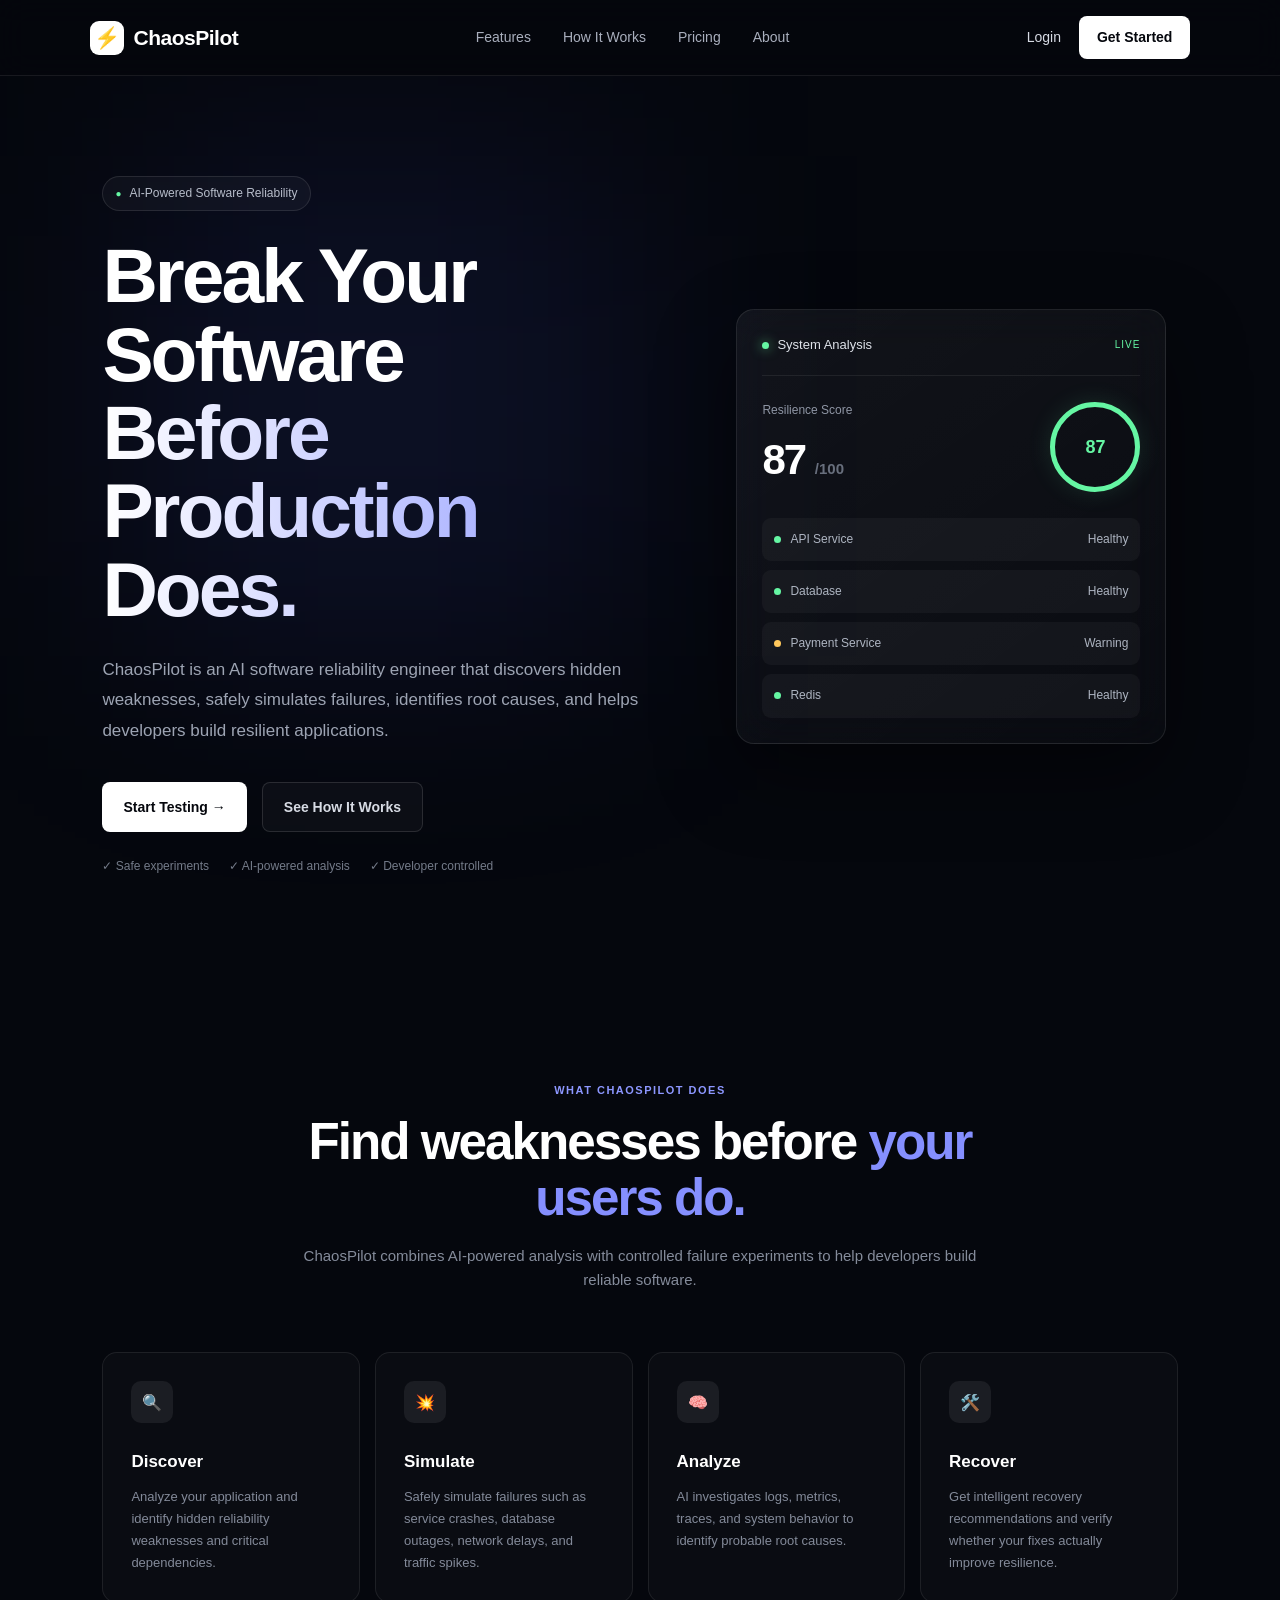
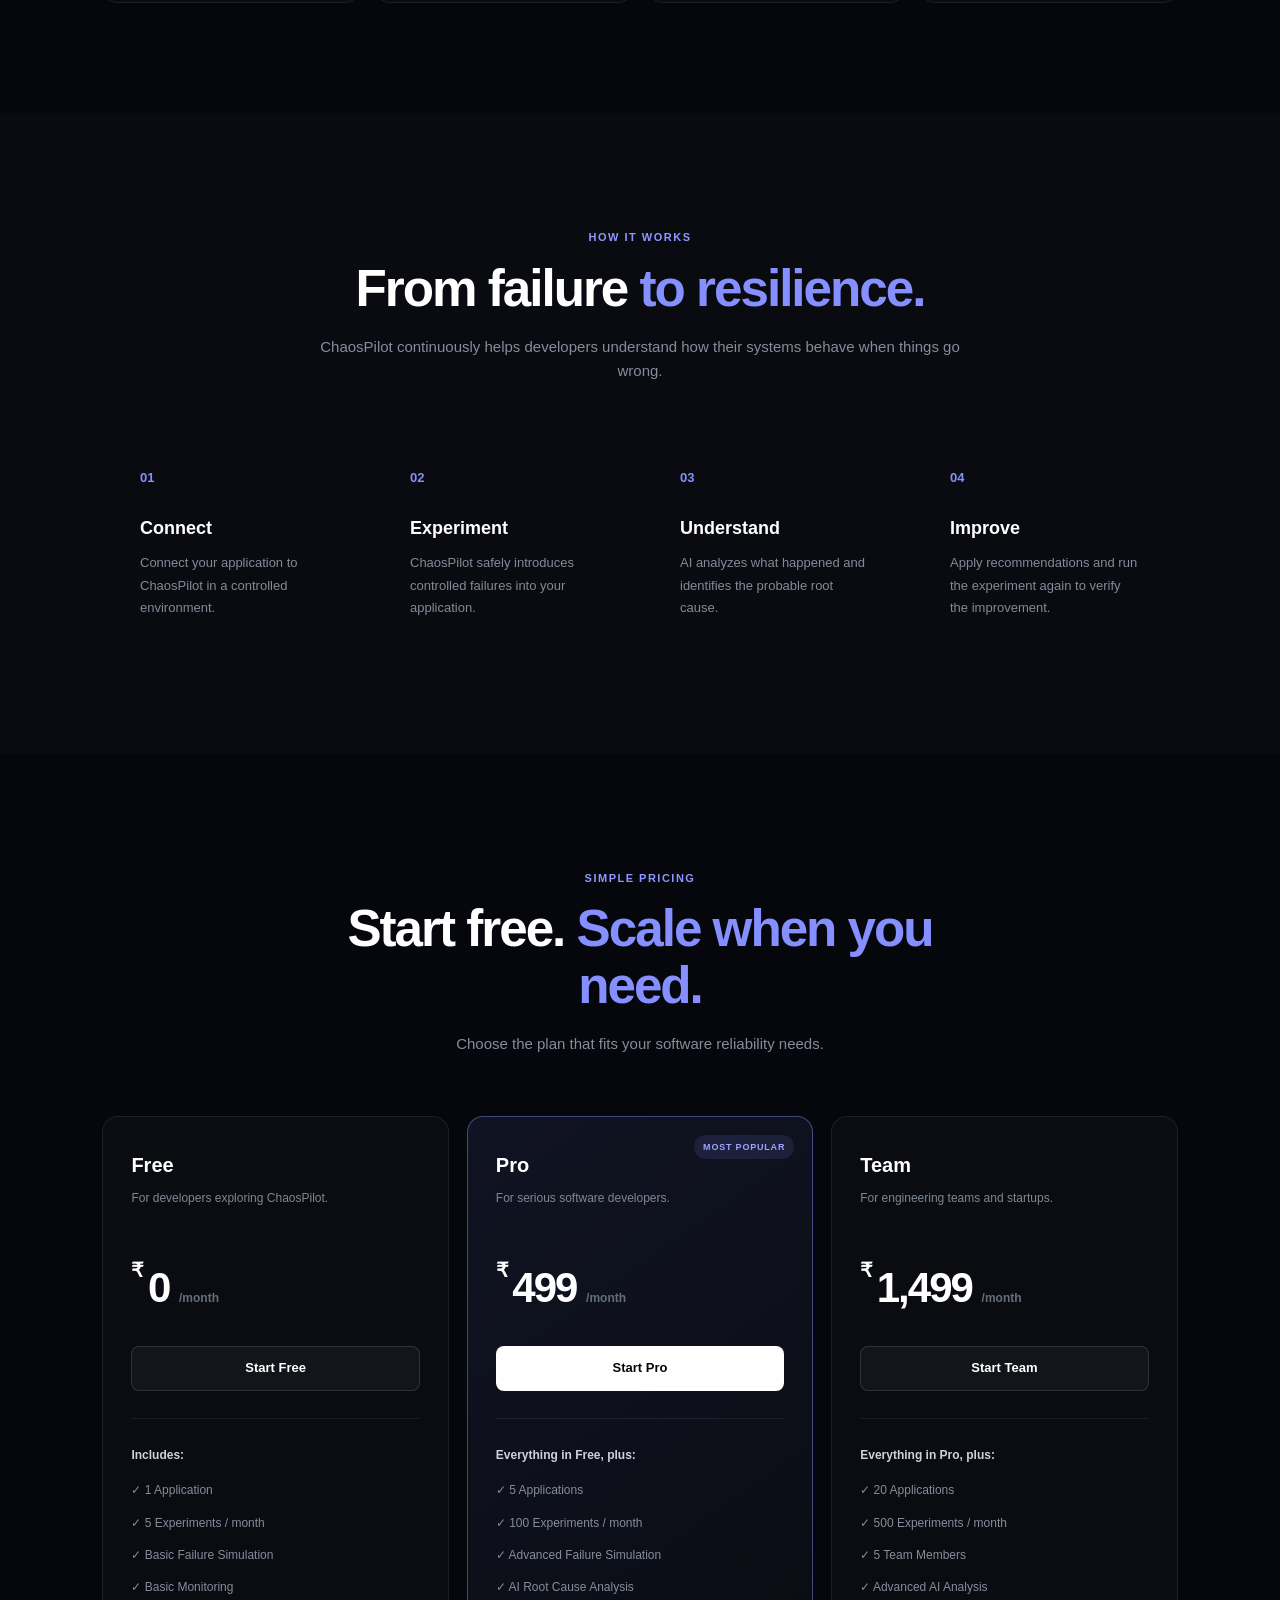
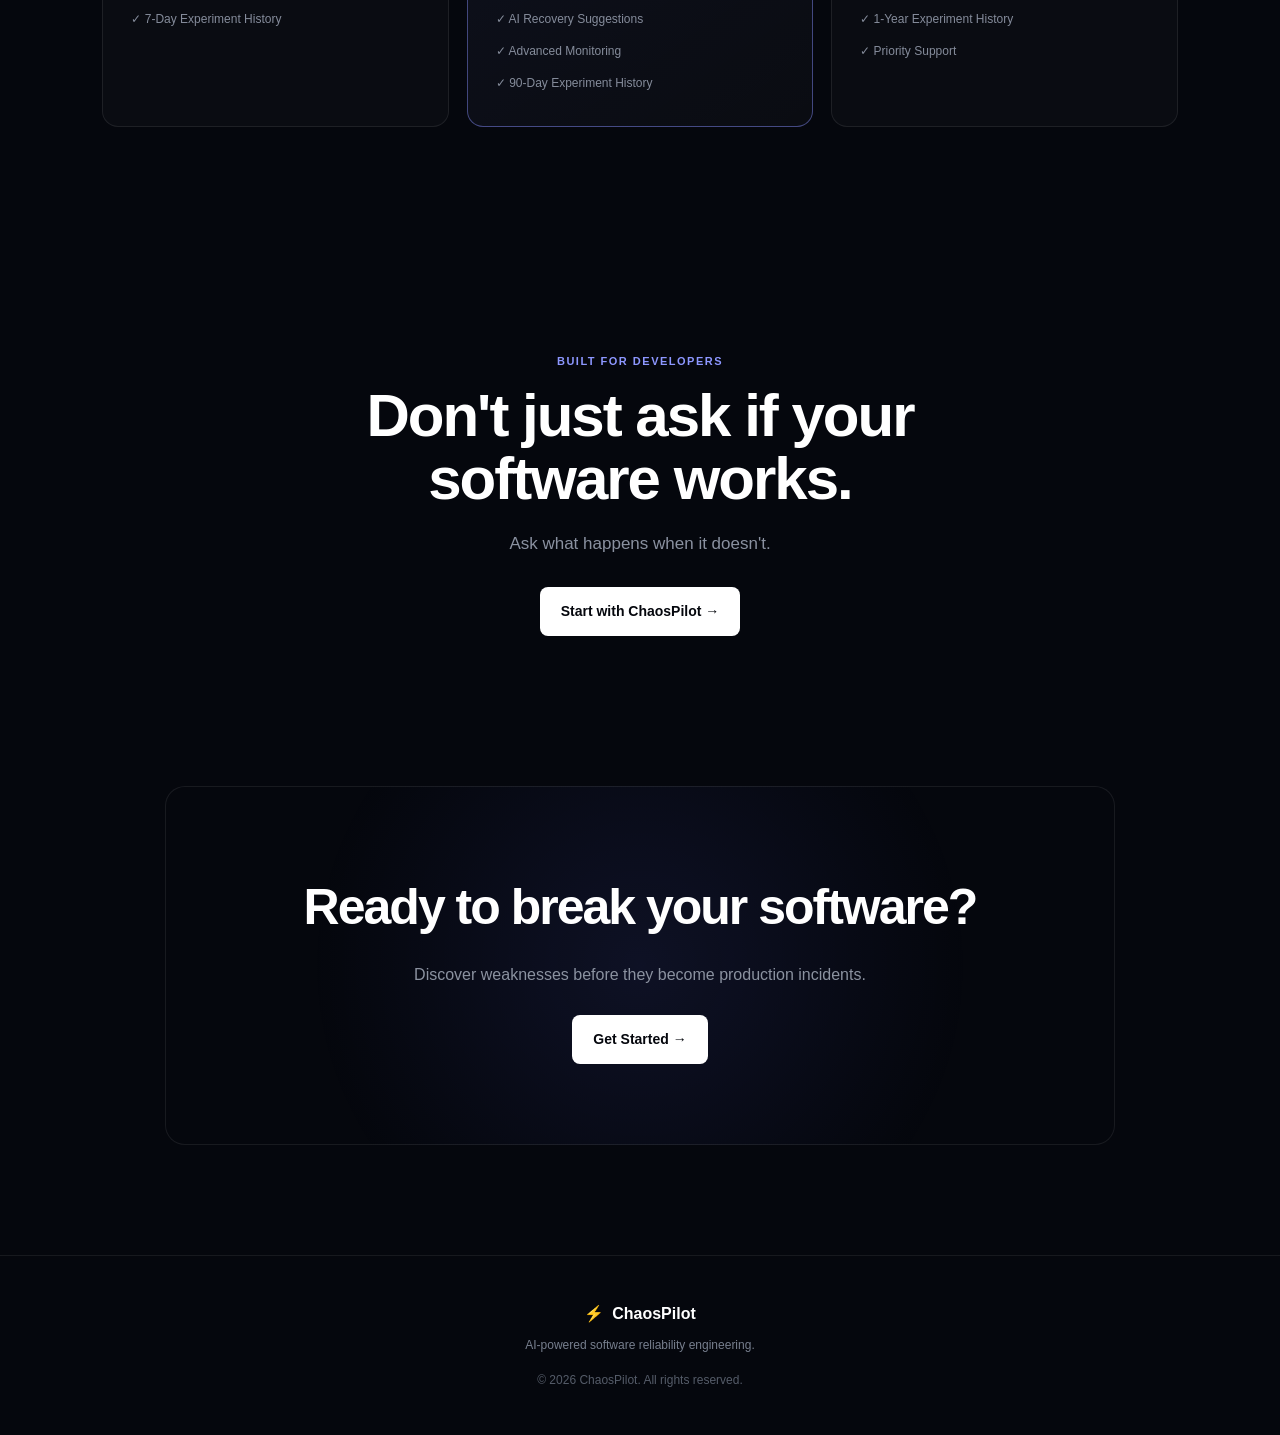
<file: index.html>
<!DOCTYPE html>
<html lang="en">

<head>
    <meta charset="UTF-8">
    <meta name="viewport" content="width=device-width, initial-scale=1.0">

    <title>ChaosPilot | AI Software Reliability Engineer</title>

    <meta
        name="description"
        content="ChaosPilot is an AI-powered software reliability engineer that discovers weaknesses, simulates failures, identifies root causes, and helps developers build resilient applications."
    >

    <link rel="stylesheet" href="css/style.css">
</head>

<body>

    <!-- ================= NAVBAR ================= -->

    <header class="navbar">

        <a href="index.html" class="logo">
            <span class="logo-icon">⚡</span>
            <span class="logo-text">ChaosPilot</span>
        </a>

        <nav class="nav-links">
            <a href="#features">Features</a>
            <a href="#how-it-works">How It Works</a>
            <a href="#pricing">Pricing</a>
            <a href="#about">About</a>
        </nav>

        <div class="nav-actions">
            <a href="login.html" class="login-btn">Login</a>
            <a href="login.html" class="get-started-btn">
                Get Started
            </a>
        </div>

    </header>


    <!-- ================= MAIN ================= -->

    <main>

        <!-- ================= HERO ================= -->

        <section class="hero">

            <div class="hero-content">

                <div class="hero-badge">
                    <span>●</span>
                    AI-Powered Software Reliability
                </div>

                <h1>
                    Break Your Software
                    <span>Before Production Does.</span>
                </h1>

                <p class="hero-description">
                    ChaosPilot is an AI software reliability engineer that
                    discovers hidden weaknesses, safely simulates failures,
                    identifies root causes, and helps developers build
                    resilient applications.
                </p>

                <div class="hero-buttons">

                    <a href="login.html" class="primary-btn">
                        Start Testing →
                    </a>

                    <a href="#how-it-works" class="secondary-btn">
                        See How It Works
                    </a>

                </div>

                <div class="hero-trust">

                    <span>✓ Safe experiments</span>
                    <span>✓ AI-powered analysis</span>
                    <span>✓ Developer controlled</span>

                </div>

            </div>


            <!-- HERO SYSTEM VISUAL -->

            <div class="hero-visual">

                <div class="system-card">

                    <div class="card-header">

                        <div>
                            <span class="status-dot"></span>
                            System Analysis
                        </div>

                        <span class="live-text">
                            LIVE
                        </span>

                    </div>


                    <div class="system-score">

                        <div>

                            <p>Resilience Score</p>

                            <h2>
                                87
                                <span>/100</span>
                            </h2>

                        </div>

                        <div class="score-circle">
                            <span>87</span>
                        </div>

                    </div>


                    <div class="service-list">

                        <div class="service">

                            <div>
                                <span class="service-status healthy"></span>
                                API Service
                            </div>

                            <span>Healthy</span>

                        </div>


                        <div class="service">

                            <div>
                                <span class="service-status healthy"></span>
                                Database
                            </div>

                            <span>Healthy</span>

                        </div>


                        <div class="service">

                            <div>
                                <span class="service-status warning"></span>
                                Payment Service
                            </div>

                            <span>Warning</span>

                        </div>


                        <div class="service">

                            <div>
                                <span class="service-status healthy"></span>
                                Redis
                            </div>

                            <span>Healthy</span>

                        </div>

                    </div>

                </div>

            </div>

        </section>


        <!-- ================= FEATURES ================= -->

        <section id="features" class="features-section">

            <div class="section-heading">

                <span class="section-label">
                    WHAT CHAOSPILOT DOES
                </span>

                <h2>
                    Find weaknesses before
                    <span>your users do.</span>
                </h2>

                <p>
                    ChaosPilot combines AI-powered analysis with controlled
                    failure experiments to help developers build reliable
                    software.
                </p>

            </div>


            <div class="features-grid">

                <article class="feature-card">

                    <div class="feature-icon">
                        🔍
                    </div>

                    <h3>
                        Discover
                    </h3>

                    <p>
                        Analyze your application and identify hidden
                        reliability weaknesses and critical dependencies.
                    </p>

                </article>


                <article class="feature-card">

                    <div class="feature-icon">
                        💥
                    </div>

                    <h3>
                        Simulate
                    </h3>

                    <p>
                        Safely simulate failures such as service crashes,
                        database outages, network delays, and traffic spikes.
                    </p>

                </article>


                <article class="feature-card">

                    <div class="feature-icon">
                        🧠
                    </div>

                    <h3>
                        Analyze
                    </h3>

                    <p>
                        AI investigates logs, metrics, traces, and system
                        behavior to identify probable root causes.
                    </p>

                </article>


                <article class="feature-card">

                    <div class="feature-icon">
                        🛠️
                    </div>

                    <h3>
                        Recover
                    </h3>

                    <p>
                        Get intelligent recovery recommendations and verify
                        whether your fixes actually improve resilience.
                    </p>

                </article>

            </div>

        </section>


        <!-- ================= HOW IT WORKS ================= -->

        <section id="how-it-works" class="how-section">

            <div class="section-heading">

                <span class="section-label">
                    HOW IT WORKS
                </span>

                <h2>
                    From failure
                    <span>to resilience.</span>
                </h2>

                <p>
                    ChaosPilot continuously helps developers understand
                    how their systems behave when things go wrong.
                </p>

            </div>


            <div class="steps">

                <div class="step">

                    <div class="step-number">
                        01
                    </div>

                    <h3>
                        Connect
                    </h3>

                    <p>
                        Connect your application to ChaosPilot in a
                        controlled environment.
                    </p>

                </div>


                <div class="step">

                    <div class="step-number">
                        02
                    </div>

                    <h3>
                        Experiment
                    </h3>

                    <p>
                        ChaosPilot safely introduces controlled failures
                        into your application.
                    </p>

                </div>


                <div class="step">

                    <div class="step-number">
                        03
                    </div>

                    <h3>
                        Understand
                    </h3>

                    <p>
                        AI analyzes what happened and identifies the
                        probable root cause.
                    </p>

                </div>


                <div class="step">

                    <div class="step-number">
                        04
                    </div>

                    <h3>
                        Improve
                    </h3>

                    <p>
                        Apply recommendations and run the experiment
                        again to verify the improvement.
                    </p>

                </div>

            </div>

        </section>


        <!-- ================= PRICING ================= -->

        <section id="pricing" class="pricing-section">

            <div class="section-heading">

                <span class="section-label">
                    SIMPLE PRICING
                </span>

                <h2>
                    Start free.
                    <span>Scale when you need.</span>
                </h2>

                <p>
                    Choose the plan that fits your software reliability needs.
                </p>

            </div>


            <div class="pricing-grid">


                <!-- FREE -->

                <article class="pricing-card">

                    <div class="pricing-top">

                        <span class="plan-name">
                            Free
                        </span>

                        <p>
                            For developers exploring ChaosPilot.
                        </p>

                    </div>


                    <div class="price">

                        <span class="currency">
                            ₹
                        </span>

                        0

                        <span class="period">
                            /month
                        </span>

                    </div>


                    <a href="login.html" class="pricing-btn">
                        Start Free
                    </a>


                    <div class="pricing-divider"></div>


                    <h4>
                        Includes:
                    </h4>


                    <ul class="pricing-features">

                        <li>✓ 1 Application</li>
                        <li>✓ 5 Experiments / month</li>
                        <li>✓ Basic Failure Simulation</li>
                        <li>✓ Basic Monitoring</li>
                        <li>✓ 7-Day Experiment History</li>

                    </ul>

                </article>



                <!-- PRO -->

                <article class="pricing-card popular">

                    <div class="popular-badge">
                        MOST POPULAR
                    </div>


                    <div class="pricing-top">

                        <span class="plan-name">
                            Pro
                        </span>

                        <p>
                            For serious software developers.
                        </p>

                    </div>


                    <div class="price">

                        <span class="currency">
                            ₹
                        </span>

                        499

                        <span class="period">
                            /month
                        </span>

                    </div>


                    <a
                        href="login.html"
                        class="pricing-btn pricing-btn-pro"
                    >
                        Start Pro
                    </a>


                    <div class="pricing-divider"></div>


                    <h4>
                        Everything in Free, plus:
                    </h4>


                    <ul class="pricing-features">

                        <li>✓ 5 Applications</li>
                        <li>✓ 100 Experiments / month</li>
                        <li>✓ Advanced Failure Simulation</li>
                        <li>✓ AI Root Cause Analysis</li>
                        <li>✓ AI Recovery Suggestions</li>
                        <li>✓ Advanced Monitoring</li>
                        <li>✓ 90-Day Experiment History</li>

                    </ul>

                </article>



                <!-- TEAM -->

                <article class="pricing-card">

                    <div class="pricing-top">

                        <span class="plan-name">
                            Team
                        </span>

                        <p>
                            For engineering teams and startups.
                        </p>

                    </div>


                    <div class="price">

                        <span class="currency">
                            ₹
                        </span>

                        1,499

                        <span class="period">
                            /month
                        </span>

                    </div>


                    <a href="login.html" class="pricing-btn">
                        Start Team
                    </a>


                    <div class="pricing-divider"></div>


                    <h4>
                        Everything in Pro, plus:
                    </h4>


                    <ul class="pricing-features">

                        <li>✓ 20 Applications</li>
                        <li>✓ 500 Experiments / month</li>
                        <li>✓ 5 Team Members</li>
                        <li>✓ Advanced AI Analysis</li>
                        <li>✓ 1-Year Experiment History</li>
                        <li>✓ Priority Support</li>

                    </ul>

                </article>

            </div>

        </section>


        <!-- ================= ABOUT ================= -->

        <section id="about" class="about-section">

            <div class="about-content">

                <span class="section-label">
                    BUILT FOR DEVELOPERS
                </span>

                <h2>
                    Don't just ask if your
                    software works.
                </h2>

                <p>
                    Ask what happens when it doesn't.
                </p>

                <a href="login.html" class="primary-btn">
                    Start with ChaosPilot →
                </a>

            </div>

        </section>


        <!-- ================= CTA ================= -->

        <section class="cta-section">

            <div class="cta-content">

                <h2>
                    Ready to break your software?
                </h2>

                <p>
                    Discover weaknesses before they become
                    production incidents.
                </p>

                <a href="login.html" class="primary-btn">
                    Get Started →
                </a>

            </div>

        </section>

    </main>


    <!-- ================= FOOTER ================= -->

    <footer class="footer">

        <div class="footer-logo">
            <span>⚡</span>
            ChaosPilot
        </div>

        <p>
            AI-powered software reliability engineering.
        </p>

        <p class="copyright">
            © 2026 ChaosPilot. All rights reserved.
        </p>

    </footer>


    <script src="js/main.js"></script>

</body>

</html>
</file>
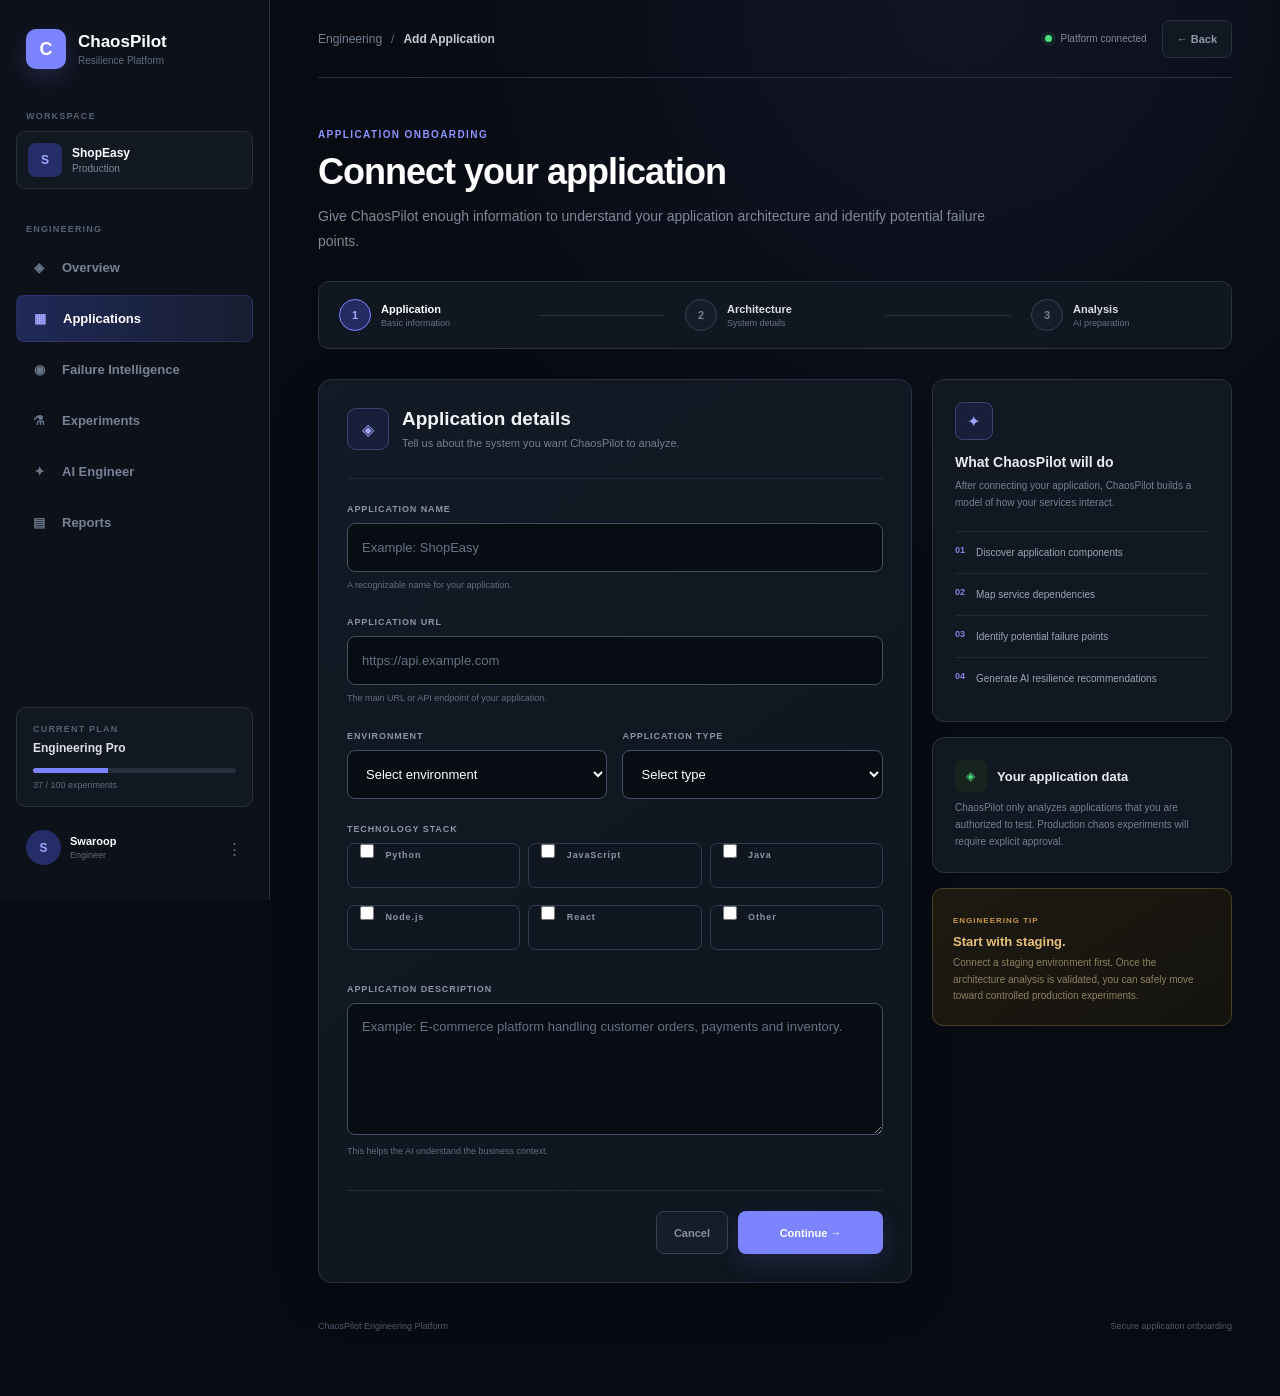
<file: application.html>
<!DOCTYPE html>
<html lang="en">

<head>

    <meta charset="UTF-8">

    <meta
        name="viewport"
        content="width=device-width, initial-scale=1.0"
    >

    <title>ChaosPilot | Add Application</title>

    <link
        rel="stylesheet"
        href="./css/application.css"
    >

</head>


<body>


<div class="application-layout">


    <!-- =====================================================
         SIDEBAR
         ===================================================== -->

    <aside class="sidebar">

        <div class="brand">

            <div class="brand-logo">
                C
            </div>

            <div>

                <strong>
                    ChaosPilot
                </strong>

                <span>
                    Resilience Platform
                </span>

            </div>

        </div>


        <div class="workspace">

            <span class="workspace-label">
                WORKSPACE
            </span>

            <div class="workspace-box">

                <div class="workspace-icon">
                    S
                </div>

                <div>

                    <strong>
                        ShopEasy
                    </strong>

                    <span>
                        Production
                    </span>

                </div>

            </div>

        </div>


        <nav class="sidebar-nav">

            <span class="nav-title">
                ENGINEERING
            </span>


            <a
                href="./dashboard.html"
                class="nav-item"
            >

                <span>
                    ◈
                </span>

                Overview

            </a>


            <a
                href="./application.html"
                class="nav-item active"
            >

                <span>
                    ▦
                </span>

                Applications

            </a>


            <a
                href="./system-failure.html"
                class="nav-item"
            >

                <span>
                    ◉
                </span>

                Failure Intelligence

            </a>


            <a
                href="./dashboard.html#experiments"
                class="nav-item"
            >

                <span>
                    ⚗
                </span>

                Experiments

            </a>


            <a
                href="./dashboard.html#ai"
                class="nav-item"
            >

                <span>
                    ✦
                </span>

                AI Engineer

            </a>


            <a
                href="./report.html"
                class="nav-item"
            >

                <span>
                    ▤
                </span>

                Reports

            </a>

        </nav>


        <div class="sidebar-bottom">

            <div class="plan-card">

                <span>
                    CURRENT PLAN
                </span>

                <strong>
                    Engineering Pro
                </strong>

                <div class="progress">

                    <div></div>

                </div>

                <small>
                    37 / 100 experiments
                </small>

            </div>


            <button
                class="user-button"
                id="logoutButton"
            >

                <div class="avatar">
                    S
                </div>

                <div>

                    <strong>
                        Swaroop
                    </strong>

                    <span>
                        Engineer
                    </span>

                </div>

                <span class="user-menu">
                    ⋮
                </span>

            </button>

        </div>

    </aside>



    <!-- =====================================================
         MAIN
         ===================================================== -->

    <main class="main-content">


        <!-- TOP BAR -->

        <header class="topbar">

            <div class="breadcrumb">

                <a href="./dashboard.html">
                    Engineering
                </a>

                <span>
                    /
                </span>

                <strong>
                    Add Application
                </strong>

            </div>


            <div class="top-actions">

                <span class="connection-status">

                    <i></i>

                    Platform connected

                </span>


                <button
                    class="back-button"
                    id="backButton"
                >
                    ← Back
                </button>

            </div>

        </header>



        <!-- =================================================
             PAGE INTRO
             ================================================= -->

        <section class="page-intro">

            <span class="eyebrow">
                APPLICATION ONBOARDING
            </span>

            <h1>
                Connect your application
            </h1>

            <p>
                Give ChaosPilot enough information to understand
                your application architecture and identify
                potential failure points.
            </p>

        </section>



        <!-- =================================================
             PROGRESS
             ================================================= -->

        <div class="steps">

            <div class="step active">

                <div class="step-number">
                    1
                </div>

                <div>

                    <strong>
                        Application
                    </strong>

                    <span>
                        Basic information
                    </span>

                </div>

            </div>


            <div class="step-line"></div>


            <div class="step">

                <div class="step-number">
                    2
                </div>

                <div>

                    <strong>
                        Architecture
                    </strong>

                    <span>
                        System details
                    </span>

                </div>

            </div>


            <div class="step-line"></div>


            <div class="step">

                <div class="step-number">
                    3
                </div>

                <div>

                    <strong>
                        Analysis
                    </strong>

                    <span>
                        AI preparation
                    </span>

                </div>

            </div>

        </div>



        <!-- =================================================
             FORM
             ================================================= -->

        <section class="onboarding-grid">


            <!-- LEFT FORM -->

            <div class="form-card">

                <div class="card-heading">

                    <span class="card-icon">
                        ◈
                    </span>

                    <div>

                        <h2>
                            Application details
                        </h2>

                        <p>
                            Tell us about the system you want
                            ChaosPilot to analyze.
                        </p>

                    </div>

                </div>



                <!-- APPLICATION NAME -->

                <div class="form-group">

                    <label for="applicationName">
                        APPLICATION NAME
                    </label>

                    <input
                        id="applicationName"
                        type="text"
                        placeholder="Example: ShopEasy"
                    >

                    <small>
                        A recognizable name for your application.
                    </small>

                </div>



                <!-- URL -->

                <div class="form-group">

                    <label for="applicationUrl">
                        APPLICATION URL
                    </label>

                    <input
                        id="applicationUrl"
                        type="url"
                        placeholder="https://api.example.com"
                    >

                    <small>
                        The main URL or API endpoint of your application.
                    </small>

                </div>



                <!-- ENVIRONMENT -->

                <div class="form-row">

                    <div class="form-group">

                        <label for="environment">
                            ENVIRONMENT
                        </label>

                        <select id="environment">

                            <option value="">
                                Select environment
                            </option>

                            <option value="production">
                                Production
                            </option>

                            <option value="staging">
                                Staging
                            </option>

                            <option value="development">
                                Development
                            </option>

                        </select>

                    </div>


                    <div class="form-group">

                        <label for="applicationType">
                            APPLICATION TYPE
                        </label>

                        <select id="applicationType">

                            <option value="">
                                Select type
                            </option>

                            <option value="web">
                                Web Application
                            </option>

                            <option value="api">
                                API / Backend
                            </option>

                            <option value="microservices">
                                Microservices
                            </option>

                            <option value="mobile">
                                Mobile Backend
                            </option>

                            <option value="other">
                                Other
                            </option>

                        </select>

                    </div>

                </div>



                <!-- TECH STACK -->

                <div class="form-group">

                    <label>
                        TECHNOLOGY STACK
                    </label>

                    <div class="technology-grid">

                        <label class="technology">

                            <input
                                type="checkbox"
                                value="python"
                            >

                            <span>
                                Python
                            </span>

                        </label>


                        <label class="technology">

                            <input
                                type="checkbox"
                                value="javascript"
                            >

                            <span>
                                JavaScript
                            </span>

                        </label>


                        <label class="technology">

                            <input
                                type="checkbox"
                                value="java"
                            >

                            <span>
                                Java
                            </span>

                        </label>


                        <label class="technology">

                            <input
                                type="checkbox"
                                value="node"
                            >

                            <span>
                                Node.js
                            </span>

                        </label>


                        <label class="technology">

                            <input
                                type="checkbox"
                                value="react"
                            >

                            <span>
                                React
                            </span>

                        </label>


                        <label class="technology">

                            <input
                                type="checkbox"
                                value="other"
                            >

                            <span>
                                Other
                            </span>

                        </label>

                    </div>

                </div>



                <!-- DESCRIPTION -->

                <div class="form-group">

                    <label for="description">
                        APPLICATION DESCRIPTION
                    </label>

                    <textarea
                        id="description"
                        rows="5"
                        placeholder="Example: E-commerce platform handling customer orders, payments and inventory."
                    ></textarea>

                    <small>
                        This helps the AI understand the business context.
                    </small>

                </div>



                <!-- ACTIONS -->

                <div class="form-actions">

                    <button
                        class="cancel-button"
                        id="cancelButton"
                    >
                        Cancel
                    </button>


                    <button
                        class="connect-button"
                        id="connectButton"
                    >

                        Continue

                        <span>
                            →
                        </span>

                    </button>

                </div>

            </div>



            <!-- RIGHT INFORMATION -->

            <aside class="info-column">


                <!-- AI ANALYSIS -->

                <div class="info-card ai-info">

                    <div class="info-icon">
                        ✦
                    </div>

                    <h3>
                        What ChaosPilot will do
                    </h3>

                    <p>
                        After connecting your application,
                        ChaosPilot builds a model of how your
                        services interact.
                    </p>


                    <div class="analysis-list">

                        <div>

                            <span>
                                01
                            </span>

                            <p>
                                Discover application components
                            </p>

                        </div>


                        <div>

                            <span>
                                02
                            </span>

                            <p>
                                Map service dependencies
                            </p>

                        </div>


                        <div>

                            <span>
                                03
                            </span>

                            <p>
                                Identify potential failure points
                            </p>

                        </div>


                        <div>

                            <span>
                                04
                            </span>

                            <p>
                                Generate AI resilience recommendations
                            </p>

                        </div>

                    </div>

                </div>



                <!-- SECURITY -->

                <div class="info-card">

                    <div class="security-heading">

                        <span class="lock-icon">
                            ◈
                        </span>

                        <h3>
                            Your application data
                        </h3>

                    </div>

                    <p>
                        ChaosPilot only analyzes applications
                        that you are authorized to test.
                        Production chaos experiments will
                        require explicit approval.
                    </p>

                </div>



                <!-- TIP -->

                <div class="tip-card">

                    <span>
                        ENGINEERING TIP
                    </span>

                    <strong>
                        Start with staging.
                    </strong>

                    <p>
                        Connect a staging environment first.
                        Once the architecture analysis is
                        validated, you can safely move toward
                        controlled production experiments.
                    </p>

                </div>

            </aside>

        </section>



        <!-- FOOTER -->

        <footer>

            <span>
                ChaosPilot Engineering Platform
            </span>

            <span>
                Secure application onboarding
            </span>

        </footer>

    </main>

</div>


<script src="./js/application.js"></script>

</body>

</html>
</file>
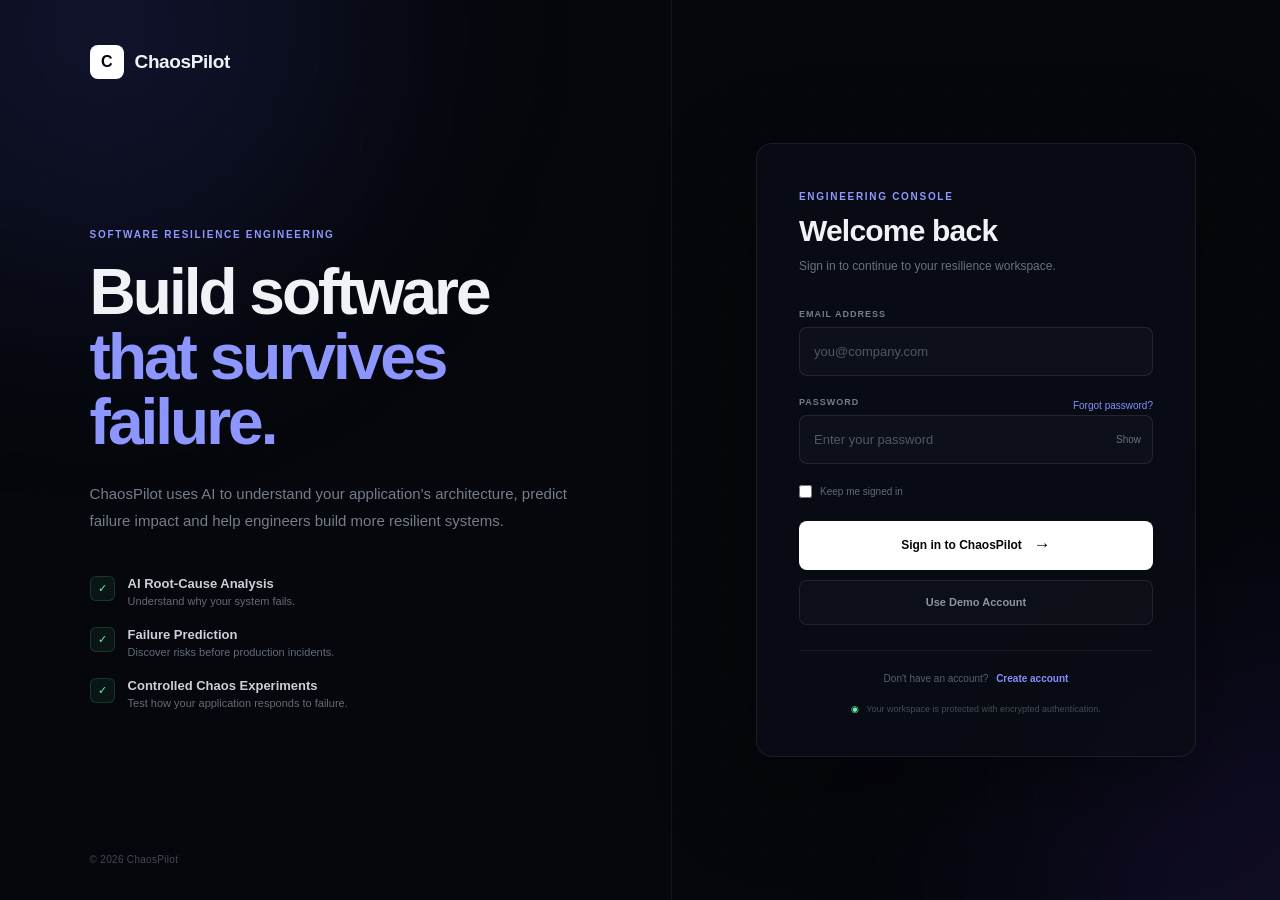
<file: dashboard.html>
<!DOCTYPE html>
<html lang="en">

<head>

    <meta charset="UTF-8">

    <meta
        name="viewport"
        content="width=device-width, initial-scale=1.0"
    >

    <title>ChaosPilot | Engineering Control Center</title>

    <link
        rel="stylesheet"
        href="./css/dashboard.css"
    >

</head>


<body>

<div class="app-shell">


    <!-- =====================================================
         SIDEBAR
         ===================================================== -->

    <aside class="sidebar">

        <div class="brand">

            <div class="brand-logo">
                C
            </div>

            <div>

                <strong>
                    ChaosPilot
                </strong>

                <span>
                    Resilience Platform
                </span>

            </div>

        </div>


        <div class="workspace">

            <span class="workspace-label">
                WORKSPACE
            </span>

            <div class="workspace-select">

                <div class="workspace-icon">
                    S
                </div>

                <div>

                    <strong>
                        ShopEasy
                    </strong>

                    <span>
                        Production
                    </span>

                </div>

                <span class="chevron">
                    ⌄
                </span>

            </div>

        </div>


        <nav class="sidebar-nav">

            <span class="nav-title">
                ENGINEERING
            </span>

            <a
                href="#overview"
                class="nav-item active"
            >

                <span class="nav-icon">
                    ◈
                </span>

                <span>
                    Overview
                </span>

            </a>


            <a
                href="./application.html"
                class="nav-item"
            >

                <span class="nav-icon">
                    ▦
                </span>

                <span>
                    Applications
                </span>

            </a>


            <a
                href="./system-failure.html"
                class="nav-item"
            >

                <span class="nav-icon">
                    ◉
                </span>

                <span>
                    Failure Intelligence
                </span>

            </a>


            <a
                href="#experiments"
                class="nav-item"
            >

                <span class="nav-icon">
                    ⚗
                </span>

                <span>
                    Experiments
                </span>

            </a>


            <a
                href="#ai"
                class="nav-item"
            >

                <span class="nav-icon">
                    ✦
                </span>

                <span>
                    AI Engineer
                </span>

            </a>


            <a
                href="./report.html"
                class="nav-item"
            >

                <span class="nav-icon">
                    ▤
                </span>

                <span>
                    Reports
                </span>

            </a>

        </nav>


        <div class="sidebar-bottom">

            <div class="plan-card">

                <span class="plan-label">
                    CURRENT PLAN
                </span>

                <strong>
                    Engineering Pro
                </strong>

                <div class="plan-progress">

                    <span></span>

                </div>

                <small>
                    37 / 100 experiments
                </small>

            </div>


            <button
                class="sidebar-user"
                id="logoutButton"
            >

                <div class="avatar">
                    S
                </div>

                <div>

                    <strong>
                        Swaroop
                    </strong>

                    <span>
                        Engineer
                    </span>

                </div>

                <span>
                    ⋮
                </span>

            </button>

        </div>

    </aside>



    <!-- =====================================================
         MAIN
         ===================================================== -->

    <main class="main-content">


        <!-- TOPBAR -->

        <header class="topbar">

            <div class="breadcrumb">

                <span>
                    Engineering
                </span>

                <span>
                    /
                </span>

                <strong>
                    Overview
                </strong>

            </div>


            <div class="top-actions">

                <div class="system-status">

                    <span class="status-dot"></span>

                    All systems operational

                </div>


                <button
                    class="top-button"
                    id="refreshButton"
                >
                    ↻
                    Refresh
                </button>


                <button
                    class="notification-button"
                    id="notificationButton"
                >
                    ♢

                    <span>
                        3
                    </span>

                </button>

            </div>

        </header>



        <!-- PAGE HEADER -->

        <section
            class="page-header"
            id="overview"
        >

            <div>

                <span class="page-eyebrow">
                    APPLICATION RESILIENCE
                </span>

                <h1>
                    Engineering Overview
                </h1>

                <p>
                    Understand where your application can fail,
                    predict the impact, and improve resilience
                    before your users experience an incident.
                </p>

            </div>


            <button
                class="primary-button"
                id="addApplicationButton"
            >

                <span>
                    +
                </span>

                Add Application

            </button>

        </section>



        <!-- =================================================
             HEALTH CARDS
             ================================================= -->

        <section class="metrics-grid">

            <article class="metric-card health">

                <div class="metric-top">

                    <span>
                        SYSTEM HEALTH
                    </span>

                    <span class="metric-icon">
                        ✓
                    </span>

                </div>

                <div class="metric-value">
                    87%
                </div>

                <div class="metric-description">
                    Resilience score
                </div>

                <div class="metric-bar">

                    <span style="width:87%"></span>

                </div>

                <div class="metric-footer">

                    <span class="positive">
                        ↑ 6.4%
                    </span>

                    <span>
                        vs last analysis
                    </span>

                </div>

            </article>


            <article class="metric-card risk">

                <div class="metric-top">

                    <span>
                        RISK SCORE
                    </span>

                    <span class="metric-icon">
                        !
                    </span>

                </div>

                <div class="metric-value">
                    23
                    <small>/ 100</small>
                </div>

                <div class="metric-description">
                    Overall failure risk
                </div>

                <div class="risk-scale">

                    <span class="risk-active"></span>
                    <span></span>
                    <span></span>
                    <span></span>

                </div>

                <div class="metric-footer">

                    <span class="positive">
                        LOW
                    </span>

                    <span>
                        2 critical dependencies
                    </span>

                </div>

            </article>


            <article class="metric-card components">

                <div class="metric-top">

                    <span>
                        COMPONENTS
                    </span>

                    <span class="metric-icon">
                        ◈
                    </span>

                </div>

                <div class="metric-value">
                    24
                </div>

                <div class="metric-description">
                    Services analyzed
                </div>

                <div class="component-status">

                    <span>
                        <b></b>
                        19 Healthy
                    </span>

                    <span>
                        <b></b>
                        3 Warning
                    </span>

                    <span>
                        <b></b>
                        2 Critical
                    </span>

                </div>

            </article>


            <article class="metric-card experiments">

                <div class="metric-top">

                    <span>
                        EXPERIMENTS
                    </span>

                    <span class="metric-icon">
                        ⚗
                    </span>

                </div>

                <div class="metric-value">
                    37
                </div>

                <div class="metric-description">
                    Failure experiments
                </div>

                <div class="metric-footer">

                    <span class="positive">
                        34 passed
                    </span>

                    <span>
                        3 findings
                    </span>

                </div>

            </article>

        </section>



        <!-- =================================================
             WHAT IF
             ================================================= -->

        <section class="what-if-section">

            <div class="section-heading">

                <div>

                    <span class="section-eyebrow">
                        AI FAILURE PREDICTION
                    </span>

                    <h2>
                        What happens if your system fails?
                    </h2>

                    <p>
                        Describe a failure scenario and ChaosPilot
                        will predict the blast radius, affected
                        services and expected recovery.
                    </p>

                </div>

                <span class="ai-badge">
                    ✦ AI POWERED
                </span>

            </div>


            <div class="what-if-box">

                <div class="input-label">
                    FAILURE SCENARIO
                </div>

                <div class="scenario-input-wrapper">

                    <input
                        type="text"
                        id="whatIfInput"
                        placeholder="Example: What happens if the payment service goes down?"
                    >

                    <button
                        id="simulateBtn"
                        class="analyze-button"
                    >
                        Analyze
                        <span>→</span>
                    </button>

                </div>


                <div class="example-scenarios">

                    <span>
                        Try:
                    </span>

                    <button>
                        Payment service goes down
                    </button>

                    <button>
                        Database becomes unavailable
                    </button>

                    <button>
                        Traffic increases 10x
                    </button>

                </div>

            </div>

        </section>



        <!-- =================================================
             PREDICTION
             ================================================= -->

        <section class="prediction-section">

            <div class="section-heading compact">

                <div>

                    <span class="section-eyebrow">
                        LATEST PREDICTION
                    </span>

                    <h2>
                        Failure Impact Analysis
                    </h2>

                </div>

                <button
                    class="text-button"
                >
                    View full analysis →
                </button>

            </div>


            <div class="prediction-card">

                <div class="prediction-main">

                    <div class="prediction-title">

                        <div class="warning-icon">
                            !
                        </div>

                        <div>

                            <span>
                                PREDICTED FAILURE
                            </span>

                            <h3>
                                Payment Service
                            </h3>

                        </div>

                    </div>


                    <div class="prediction-confidence">

                        <span>
                            AI CONFIDENCE
                        </span>

                        <strong>
                            94%
                        </strong>

                    </div>

                </div>


                <div class="impact-flow">

                    <div class="flow-node">

                        <span class="node-number">
                            01
                        </span>

                        <strong>
                            Payment API
                        </strong>

                        <small>
                            Failure origin
                        </small>

                    </div>


                    <span class="flow-arrow">
                        →
                    </span>


                    <div class="flow-node affected">

                        <span class="node-number">
                            02
                        </span>

                        <strong>
                            Order Service
                        </strong>

                        <small>
                            Likely affected
                        </small>

                    </div>


                    <span class="flow-arrow">
                        →
                    </span>


                    <div class="flow-node affected">

                        <span class="node-number">
                            03
                        </span>

                        <strong>
                            Checkout
                        </strong>

                        <small>
                            User impact
                        </small>

                    </div>

                </div>


                <div class="prediction-bottom">

                    <div>

                        <span>
                            BLAST RADIUS
                        </span>

                        <strong>
                            3 services
                        </strong>

                    </div>


                    <div>

                        <span>
                            EXPECTED RECOVERY
                        </span>

                        <strong>
                            ~24 seconds
                        </strong>

                    </div>


                    <div>

                        <span>
                            BUSINESS IMPACT
                        </span>

                        <strong class="high">
                            HIGH
                        </strong>

                    </div>


                    <button
                        class="outline-button"
                    >
                        Investigate →
                    </button>

                </div>

            </div>

        </section>



        <!-- =================================================
             RISKS + AI
             ================================================= -->

        <section
            class="two-column"
            id="risks"
        >


            <!-- RISKS -->

            <div class="content-card">

                <div class="card-header">

                    <div>

                        <span class="section-eyebrow">
                            RISK INTELLIGENCE
                        </span>

                        <h2>
                            Top engineering risks
                        </h2>

                    </div>

                    <button class="text-button">
                        View all →
                    </button>

                </div>


                <div class="risk-list">

                    <div class="risk-row">

                        <div class="risk-number critical">
                            01
                        </div>

                        <div class="risk-info">

                            <strong>
                                Payment Service
                            </strong>

                            <span>
                                No fallback mechanism detected
                            </span>

                        </div>

                        <span class="risk-label critical">
                            CRITICAL
                        </span>

                    </div>


                    <div class="risk-row">

                        <div class="risk-number warning">
                            02
                        </div>

                        <div class="risk-info">

                            <strong>
                                PostgreSQL
                            </strong>

                            <span>
                                Recovery time above target
                            </span>

                        </div>

                        <span class="risk-label warning">
                            WARNING
                        </span>

                    </div>


                    <div class="risk-row">

                        <div class="risk-number warning">
                            03
                        </div>

                        <div class="risk-info">

                            <strong>
                                Redis Cache
                            </strong>

                            <span>
                                Single-region dependency
                            </span>

                        </div>

                        <span class="risk-label warning">
                            WARNING
                        </span>

                    </div>

                </div>

            </div>



            <!-- AI RECOMMENDATION -->

            <div
                class="content-card ai-card"
                id="ai"
            >

                <div class="ai-header">

                    <div class="ai-symbol">
                        ✦
                    </div>

                    <div>

                        <span class="section-eyebrow">
                            CHAOSPILOT AI
                        </span>

                        <h2>
                            Engineering recommendation
                        </h2>

                    </div>

                </div>


                <div class="ai-insight">

                    <span class="insight-label">
                        PRIORITY ACTION
                    </span>

                    <h3>
                        Add a payment fallback mechanism.
                    </h3>

                    <p>
                        Your payment service is currently the
                        highest-risk dependency. If it becomes
                        unavailable, Checkout and Order Service
                        are likely to fail.
                    </p>

                </div>


                <div class="ai-reasoning">

                    <div>
                        <span>
                            WHY
                        </span>

                        <strong>
                            3 dependent services
                        </strong>
                    </div>

                    <div>
                        <span>
                            CONFIDENCE
                        </span>

                        <strong>
                            96%
                        </strong>
                    </div>

                </div>


                <button
                    class="ai-action"
                    id="openAIButton"
                >
                    Ask AI Engineer
                    <span>→</span>
                </button>

            </div>

        </section>



        <!-- =================================================
             EXPERIMENTS
             ================================================= -->

        <section
            class="content-card experiments-section"
            id="experiments"
        >

            <div class="card-header">

                <div>

                    <span class="section-eyebrow">
                        CHAOS ENGINEERING
                    </span>

                    <h2>
                        Recent experiments
                    </h2>

                    <p>
                        Controlled tests used to validate
                        your application's resilience.
                    </p>

                </div>


                <button
                    class="primary-button small"
                    id="runExperimentButton"
                >
                    + Run Experiment
                </button>

            </div>


            <div class="experiment-table">

                <div class="table-header">

                    <span>
                        EXPERIMENT
                    </span>

                    <span>
                        TARGET
                    </span>

                    <span>
                        RESULT
                    </span>

                    <span>
                        RECOVERY
                    </span>

                    <span>
                        DATE
                    </span>

                </div>


                <div class="experiment-row">

                    <strong>
                        Payment Service Failure
                    </strong>

                    <span>
                        Payment API
                    </span>

                    <span class="result-failed">
                        Findings detected
                    </span>

                    <span>
                        31.4 sec
                    </span>

                    <span>
                        Today
                    </span>

                </div>


                <div class="experiment-row">

                    <strong>
                        Database Timeout
                    </strong>

                    <span>
                        PostgreSQL
                    </span>

                    <span class="result-passed">
                        Passed
                    </span>

                    <span>
                        7.2 sec
                    </span>

                    <span>
                        Yesterday
                    </span>

                </div>


                <div class="experiment-row">

                    <strong>
                        Redis Failure
                    </strong>

                    <span>
                        Redis
                    </span>

                    <span class="result-passed">
                        Passed
                    </span>

                    <span>
                        11.8 sec
                    </span>

                    <span>
                        Aug 16
                    </span>

                </div>

            </div>

        </section>



        <!-- FOOTER -->

        <footer>

            <span>
                ChaosPilot Engineering Platform
            </span>

            <span>
                Last analysis: 2 minutes ago
            </span>

        </footer>

    </main>

</div>


<script src="./js/auth.js"></script>
<script src="./js/dashboard.js"></script>

</body>

</html>
</file>
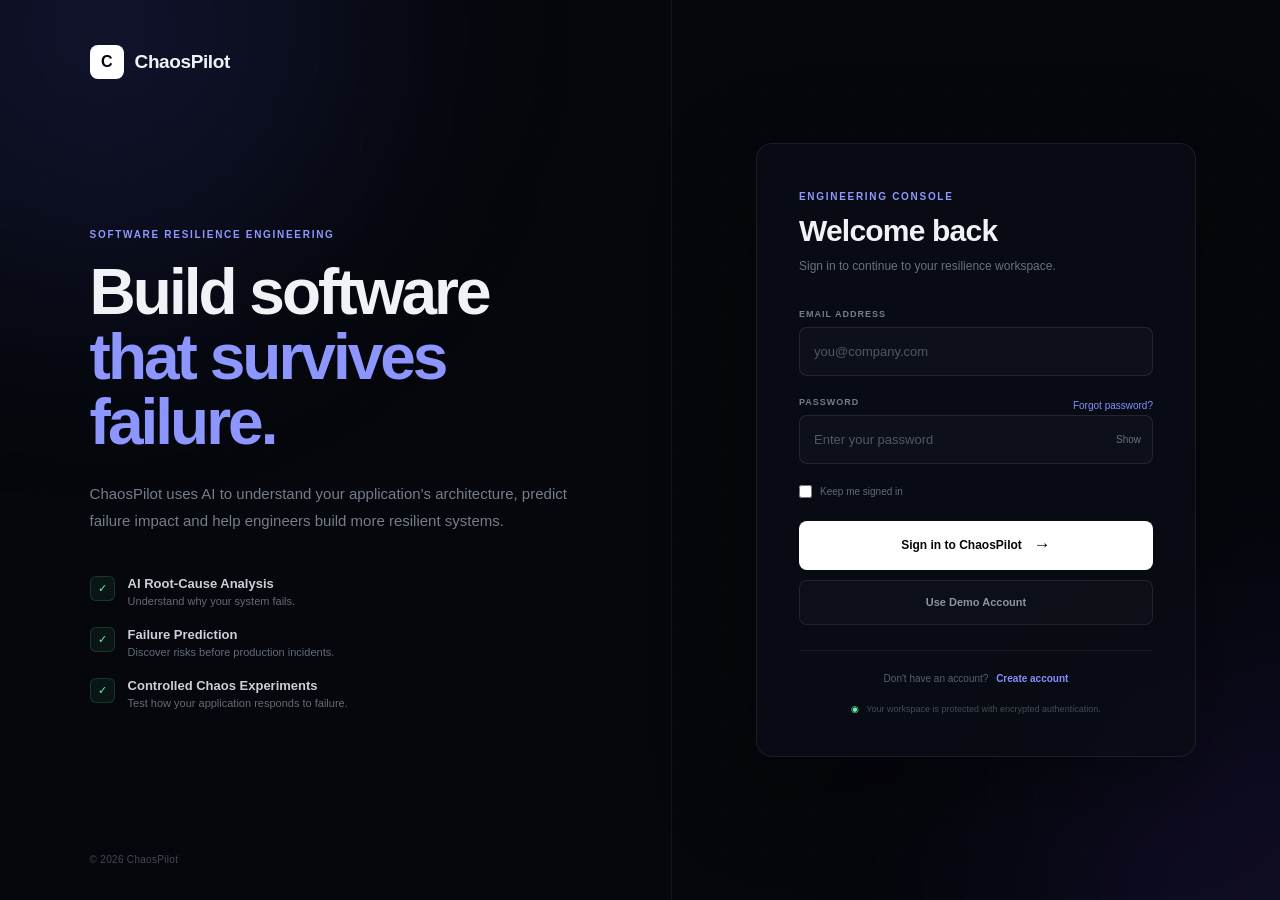
<file: login.html>
<!DOCTYPE html>
<html lang="en">

<head>

    <meta charset="UTF-8">

    <meta
        name="viewport"
        content="width=device-width, initial-scale=1.0"
    >

    <title>Login | ChaosPilot</title>

    <link
        rel="stylesheet"
        href="./css/login.css"
    >

</head>


<body>

    <!-- Background -->
    <div class="background-grid"></div>

    <div class="glow glow-one"></div>
    <div class="glow glow-two"></div>


    <!-- Main -->
    <main class="login-page">

        <!-- Left Side -->
        <section class="login-info">

            <a
                href="index.html"
                class="brand"
            >

                <div class="brand-mark">
                    C
                </div>

                <span>
                    ChaosPilot
                </span>

            </a>


            <div class="info-content">

                <span class="eyebrow">
                    SOFTWARE RESILIENCE ENGINEERING
                </span>

                <h1>
                    Build software
                    <span>that survives failure.</span>
                </h1>

                <p>
                    ChaosPilot uses AI to understand your
                    application's architecture, predict
                    failure impact and help engineers
                    build more resilient systems.
                </p>


                <div class="feature-list">

                    <div class="feature">

                        <div class="feature-icon">
                            ✓
                        </div>

                        <div>
                            <strong>
                                AI Root-Cause Analysis
                            </strong>

                            <p>
                                Understand why your system fails.
                            </p>
                        </div>

                    </div>


                    <div class="feature">

                        <div class="feature-icon">
                            ✓
                        </div>

                        <div>
                            <strong>
                                Failure Prediction
                            </strong>

                            <p>
                                Discover risks before production incidents.
                            </p>
                        </div>

                    </div>


                    <div class="feature">

                        <div class="feature-icon">
                            ✓
                        </div>

                        <div>
                            <strong>
                                Controlled Chaos Experiments
                            </strong>

                            <p>
                                Test how your application responds to failure.
                            </p>

                        </div>

                    </div>

                </div>

            </div>


            <div class="copyright">
                © 2026 ChaosPilot
            </div>

        </section>


        <!-- Right Side -->
        <section class="login-section">

            <div class="login-card">


                <!-- Header -->

                <div class="login-header">

                    <div class="mobile-brand">

                        <div class="brand-mark">
                            C
                        </div>

                        <span>
                            ChaosPilot
                        </span>

                    </div>


                    <span class="login-eyebrow">
                        ENGINEERING CONSOLE
                    </span>

                    <h2>
                        Welcome back
                    </h2>

                    <p>
                        Sign in to continue to your
                        resilience workspace.
                    </p>

                </div>


                <!-- Login Form -->

                <form id="loginForm">


                    <!-- Email -->

                    <div class="form-group">

                        <label for="loginEmail">
                            EMAIL ADDRESS
                        </label>

                        <input
                            type="email"
                            id="loginEmail"
                            name="email"
                            placeholder="you@company.com"
                            autocomplete="email"
                            required
                        >

                    </div>


                    <!-- Password -->

                    <div class="form-group">

                        <div class="label-row">

                            <label for="loginPassword">
                                PASSWORD
                            </label>

                            <a
                                href="#"
                                id="forgotPassword"
                            >
                                Forgot password?
                            </a>

                        </div>


                        <div class="password-wrapper">

                            <input
                                type="password"
                                id="loginPassword"
                                name="password"
                                placeholder="Enter your password"
                                autocomplete="current-password"
                                required
                            >

                            <button
                                type="button"
                                id="passwordToggle"
                            >
                                Show
                            </button>

                        </div>

                    </div>


                    <!-- Remember -->

                    <label class="remember">

                        <input
                            type="checkbox"
                            id="rememberMe"
                        >

                        <span>
                            Keep me signed in
                        </span>

                    </label>


                    <!-- Login -->

                    <button
                        type="submit"
                        id="loginButton"
                        class="login-button"
                    >

                        <span>
                            Sign in to ChaosPilot
                        </span>

                        <span class="button-arrow">
                            →
                        </span>

                    </button>


                    <!-- Demo -->

                    <button
                        type="button"
                        id="demoLogin"
                        class="demo-button"
                    >
                        Use Demo Account
                    </button>


                </form>


                <!-- Register -->

                <div class="register-section">

                    <span>
                        Don't have an account?
                    </span>

                    <a
                        href="#"
                        id="registerLink"
                    >
                        Create account
                    </a>

                </div>


                <!-- Security -->

                <div class="security-note">

                    <span>
                        ◉
                    </span>

                    <p>
                        Your workspace is protected with
                        encrypted authentication.
                    </p>

                </div>

            </div>

        </section>

    </main>


    <!-- Auth JavaScript -->
    <script src="./js/auth.js"></script>

</body>

</html>
</file>
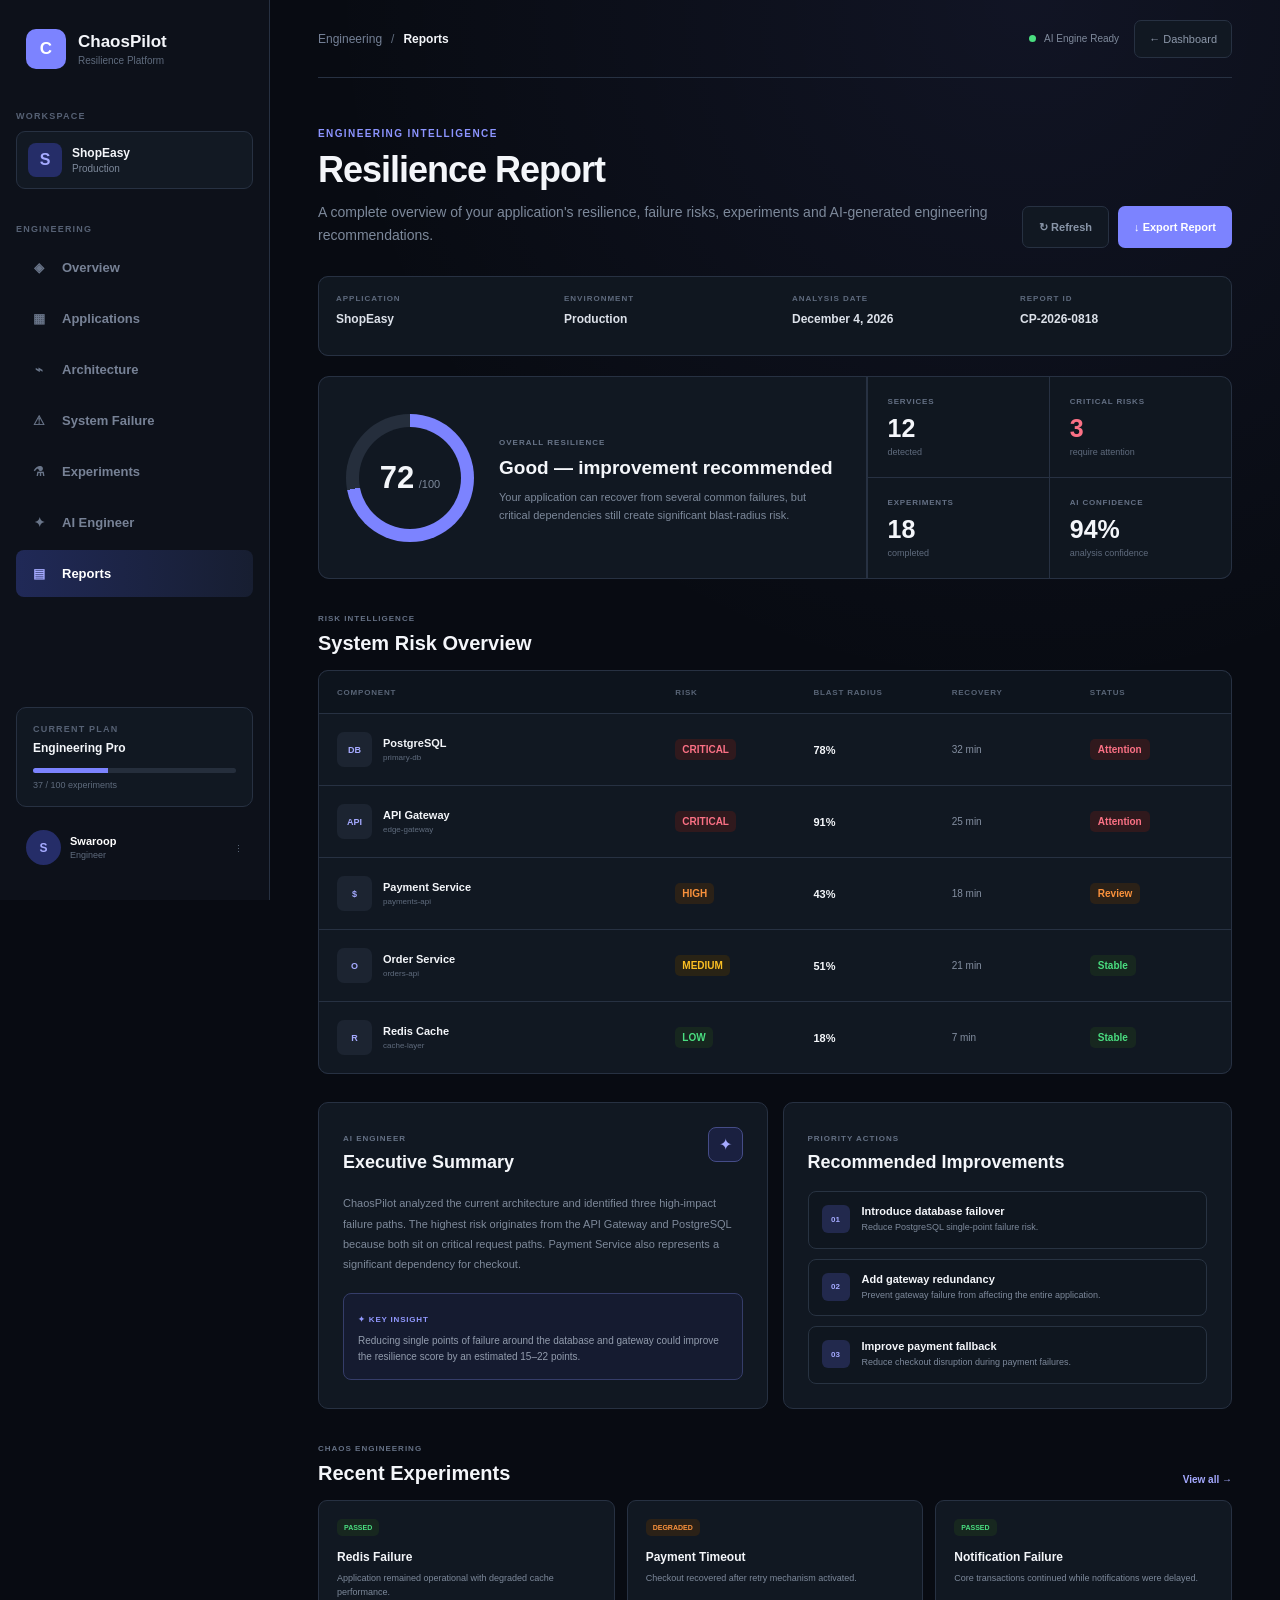
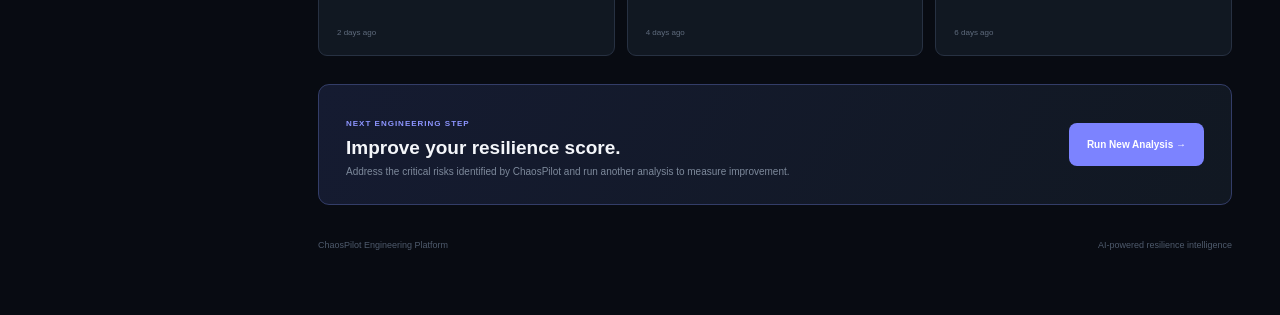
<file: report.html>
<!DOCTYPE html>
<html lang="en">

<head>

    <meta charset="UTF-8">

    <meta
        name="viewport"
        content="width=device-width, initial-scale=1.0"
    >

    <title>ChaosPilot | Engineering Report</title>

    <link
        rel="stylesheet"
        href="./css/report.css"
    >

</head>


<body>

<div class="app-layout">


    <!-- =====================================================
         SIDEBAR
         ===================================================== -->

    <aside class="sidebar">

        <div class="brand">

            <div class="brand-logo">
                C
            </div>

            <div>

                <strong>
                    ChaosPilot
                </strong>

                <span>
                    Resilience Platform
                </span>

            </div>

        </div>


        <div class="workspace">

            <span class="workspace-label">
                WORKSPACE
            </span>

            <div class="workspace-box">

                <div class="workspace-icon">
                    S
                </div>

                <div>

                    <strong id="workspaceName">
                        ShopEasy
                    </strong>

                    <span>
                        Production
                    </span>

                </div>

            </div>

        </div>


        <nav class="sidebar-nav">

            <span class="nav-title">
                ENGINEERING
            </span>


            <a
                href="./dashboard.html"
                class="nav-item"
            >
                <span>◈</span>
                Overview
            </a>


            <a
                href="./application.html"
                class="nav-item"
            >
                <span>▦</span>
                Applications
            </a>


            <a
                href="./analysis.html"
                class="nav-item"
            >
                <span>⌁</span>
                Architecture
            </a>


            <a
                href="./system-failure.html"
                class="nav-item"
            >
                <span>⚠</span>
                System Failure
            </a>


            <a
                href="./dashboard.html#experiments"
                class="nav-item"
            >
                <span>⚗</span>
                Experiments
            </a>


            <a
                href="./dashboard.html#ai"
                class="nav-item"
            >
                <span>✦</span>
                AI Engineer
            </a>


            <a
                href="./report.html"
                class="nav-item active"
            >
                <span>▤</span>
                Reports
            </a>

        </nav>


        <div class="sidebar-bottom">

            <div class="plan-card">

                <span>
                    CURRENT PLAN
                </span>

                <strong>
                    Engineering Pro
                </strong>

                <div class="progress">

                    <div></div>

                </div>

                <small>
                    37 / 100 experiments
                </small>

            </div>


            <button
                class="user-button"
                id="logoutButton"
            >

                <div class="avatar">
                    S
                </div>

                <div>

                    <strong>
                        Swaroop
                    </strong>

                    <span>
                        Engineer
                    </span>

                </div>

                <span class="user-menu">
                    ⋮
                </span>

            </button>

        </div>

    </aside>



    <!-- =====================================================
         MAIN
         ===================================================== -->

    <main class="main-content">


        <!-- TOP BAR -->

        <header class="topbar">

            <div class="breadcrumb">

                <a href="./dashboard.html">
                    Engineering
                </a>

                <span>/</span>

                <strong>
                    Reports
                </strong>

            </div>


            <div class="top-actions">

                <span class="system-status">

                    <i></i>

                    AI Engine Ready

                </span>


                <button
                    class="dashboard-button"
                    id="dashboardButton"
                >
                    ← Dashboard
                </button>

            </div>

        </header>



        <!-- =================================================
             PAGE HEADER
             ================================================= -->

        <section class="page-header">

            <div>

                <span class="eyebrow">
                    ENGINEERING INTELLIGENCE
                </span>

                <h1>
                    Resilience Report
                </h1>

                <p>
                    A complete overview of your application's
                    resilience, failure risks, experiments and
                    AI-generated engineering recommendations.
                </p>

            </div>


            <div class="header-actions">

                <button
                    class="secondary-button"
                    id="refreshReport"
                >
                    ↻ Refresh
                </button>


                <button
                    class="primary-button"
                    id="downloadReport"
                >
                    ↓ Export Report
                </button>

            </div>

        </section>



        <!-- =================================================
             REPORT META
             ================================================= -->

        <section class="report-meta">

            <div>

                <span>
                    APPLICATION
                </span>

                <strong id="reportApplication">
                    ShopEasy
                </strong>

            </div>


            <div>

                <span>
                    ENVIRONMENT
                </span>

                <strong>
                    Production
                </strong>

            </div>


            <div>

                <span>
                    ANALYSIS DATE
                </span>

                <strong id="reportDate">
                    August 18, 2026
                </strong>

            </div>


            <div>

                <span>
                    REPORT ID
                </span>

                <strong>
                    CP-2026-0818
                </strong>

            </div>

        </section>



        <!-- =================================================
             SCORE SECTION
             ================================================= -->

        <section class="score-section">


            <div class="score-card">

                <div class="score-circle">

                    <div>

                        <strong id="resilienceScore">
                            72
                        </strong>

                        <span>
                            /100
                        </span>

                    </div>

                </div>


                <div class="score-info">

                    <span class="card-eyebrow">
                        OVERALL RESILIENCE
                    </span>

                    <h2>
                        Good — improvement recommended
                    </h2>

                    <p>
                        Your application can recover from
                        several common failures, but critical
                        dependencies still create significant
                        blast-radius risk.
                    </p>

                </div>

            </div>


            <div class="score-metrics">


                <div class="metric">

                    <span>
                        SERVICES
                    </span>

                    <strong>
                        12
                    </strong>

                    <small>
                        detected
                    </small>

                </div>


                <div class="metric">

                    <span>
                        CRITICAL RISKS
                    </span>

                    <strong class="danger">
                        3
                    </strong>

                    <small>
                        require attention
                    </small>

                </div>


                <div class="metric">

                    <span>
                        EXPERIMENTS
                    </span>

                    <strong>
                        18
                    </strong>

                    <small>
                        completed
                    </small>

                </div>


                <div class="metric">

                    <span>
                        AI CONFIDENCE
                    </span>

                    <strong>
                        94%
                    </strong>

                    <small>
                        analysis confidence
                    </small>

                </div>

            </div>

        </section>



        <!-- =================================================
             RISK OVERVIEW
             ================================================= -->

        <section class="section">

            <div class="section-header">

                <div>

                    <span>
                        RISK INTELLIGENCE
                    </span>

                    <h2>
                        System Risk Overview
                    </h2>

                </div>

            </div>


            <div class="risk-table">

                <div class="table-head">

                    <span>
                        COMPONENT
                    </span>

                    <span>
                        RISK
                    </span>

                    <span>
                        BLAST RADIUS
                    </span>

                    <span>
                        RECOVERY
                    </span>

                    <span>
                        STATUS
                    </span>

                </div>


                <div class="table-row">

                    <div class="component">

                        <div class="service-icon">
                            DB
                        </div>

                        <div>

                            <strong>
                                PostgreSQL
                            </strong>

                            <small>
                                primary-db
                            </small>

                        </div>

                    </div>


                    <span class="risk critical">
                        CRITICAL
                    </span>


                    <strong>
                        78%
                    </strong>


                    <span>
                        32 min
                    </span>


                    <span class="status danger">
                        Attention
                    </span>

                </div>


                <div class="table-row">

                    <div class="component">

                        <div class="service-icon">
                            API
                        </div>

                        <div>

                            <strong>
                                API Gateway
                            </strong>

                            <small>
                                edge-gateway
                            </small>

                        </div>

                    </div>


                    <span class="risk critical">
                        CRITICAL
                    </span>


                    <strong>
                        91%
                    </strong>


                    <span>
                        25 min
                    </span>


                    <span class="status danger">
                        Attention
                    </span>

                </div>


                <div class="table-row">

                    <div class="component">

                        <div class="service-icon">
                            $
                        </div>

                        <div>

                            <strong>
                                Payment Service
                            </strong>

                            <small>
                                payments-api
                            </small>

                        </div>

                    </div>


                    <span class="risk high">
                        HIGH
                    </span>


                    <strong>
                        43%
                    </strong>


                    <span>
                        18 min
                    </span>


                    <span class="status warning">
                        Review
                    </span>

                </div>


                <div class="table-row">

                    <div class="component">

                        <div class="service-icon">
                            O
                        </div>

                        <div>

                            <strong>
                                Order Service
                            </strong>

                            <small>
                                orders-api
                            </small>

                        </div>

                    </div>


                    <span class="risk medium">
                        MEDIUM
                    </span>


                    <strong>
                        51%
                    </strong>


                    <span>
                        21 min
                    </span>


                    <span class="status success">
                        Stable
                    </span>

                </div>


                <div class="table-row">

                    <div class="component">

                        <div class="service-icon">
                            R
                        </div>

                        <div>

                            <strong>
                                Redis Cache
                            </strong>

                            <small>
                                cache-layer
                            </small>

                        </div>

                    </div>


                    <span class="risk low">
                        LOW
                    </span>


                    <strong>
                        18%
                    </strong>


                    <span>
                        7 min
                    </span>


                    <span class="status success">
                        Stable
                    </span>

                </div>

            </div>

        </section>



        <!-- =================================================
             TWO COLUMN
             ================================================= -->

        <section class="two-column">


            <!-- AI SUMMARY -->

            <div class="report-card">

                <div class="card-heading">

                    <div>

                        <span>
                            AI ENGINEER
                        </span>

                        <h2>
                            Executive Summary
                        </h2>

                    </div>

                    <div class="ai-icon">
                        ✦
                    </div>

                </div>


                <p class="summary-text">

                    ChaosPilot analyzed the current
                    architecture and identified three
                    high-impact failure paths.

                    The highest risk originates from the
                    API Gateway and PostgreSQL because both
                    sit on critical request paths.

                    Payment Service also represents a
                    significant dependency for checkout.

                </p>


                <div class="ai-insight">

                    <span>
                        ✦ KEY INSIGHT
                    </span>

                    <p>
                        Reducing single points of failure
                        around the database and gateway could
                        improve the resilience score by an
                        estimated 15–22 points.
                    </p>

                </div>

            </div>



            <!-- RECOMMENDATIONS -->

            <div class="report-card">

                <div class="card-heading">

                    <div>

                        <span>
                            PRIORITY ACTIONS
                        </span>

                        <h2>
                            Recommended Improvements
                        </h2>

                    </div>

                </div>


                <div class="recommendation-list">


                    <div class="recommendation">

                        <div class="priority">
                            01
                        </div>

                        <div>

                            <strong>
                                Introduce database failover
                            </strong>

                            <p>
                                Reduce PostgreSQL single-point
                                failure risk.
                            </p>

                        </div>

                    </div>


                    <div class="recommendation">

                        <div class="priority">
                            02
                        </div>

                        <div>

                            <strong>
                                Add gateway redundancy
                            </strong>

                            <p>
                                Prevent gateway failure from
                                affecting the entire application.
                            </p>

                        </div>

                    </div>


                    <div class="recommendation">

                        <div class="priority">
                            03
                        </div>

                        <div>

                            <strong>
                                Improve payment fallback
                            </strong>

                            <p>
                                Reduce checkout disruption during
                                payment failures.
                            </p>

                        </div>

                    </div>

                </div>

            </div>

        </section>



        <!-- =================================================
             EXPERIMENT HISTORY
             ================================================= -->

        <section class="section">

            <div class="section-header">

                <div>

                    <span>
                        CHAOS ENGINEERING
                    </span>

                    <h2>
                        Recent Experiments
                    </h2>

                </div>


                <a href="./dashboard.html">
                    View all →
                </a>

            </div>


            <div class="experiment-grid">


                <div class="experiment">

                    <div class="experiment-status passed">
                        PASSED
                    </div>

                    <strong>
                        Redis Failure
                    </strong>

                    <p>
                        Application remained operational
                        with degraded cache performance.
                    </p>

                    <span>
                        2 days ago
                    </span>

                </div>


                <div class="experiment">

                    <div class="experiment-status warning">
                        DEGRADED
                    </div>

                    <strong>
                        Payment Timeout
                    </strong>

                    <p>
                        Checkout recovered after retry
                        mechanism activated.
                    </p>

                    <span>
                        4 days ago
                    </span>

                </div>


                <div class="experiment">

                    <div class="experiment-status passed">
                        PASSED
                    </div>

                    <strong>
                        Notification Failure
                    </strong>

                    <p>
                        Core transactions continued while
                        notifications were delayed.
                    </p>

                    <span>
                        6 days ago
                    </span>

                </div>

            </div>

        </section>



        <!-- =================================================
             FINAL CTA
             ================================================= -->

        <section class="final-cta">

            <div>

                <span>
                    NEXT ENGINEERING STEP
                </span>

                <h2>
                    Improve your resilience score.
                </h2>

                <p>
                    Address the critical risks identified
                    by ChaosPilot and run another analysis
                    to measure improvement.
                </p>

            </div>


            <button
                id="runAnalysis"
            >
                Run New Analysis →
            </button>

        </section>



        <footer>

            <span>
                ChaosPilot Engineering Platform
            </span>

            <span>
                AI-powered resilience intelligence
            </span>

        </footer>

    </main>

</div>


<script src="./js/report.js"></script>

</body>

</html>
</file>
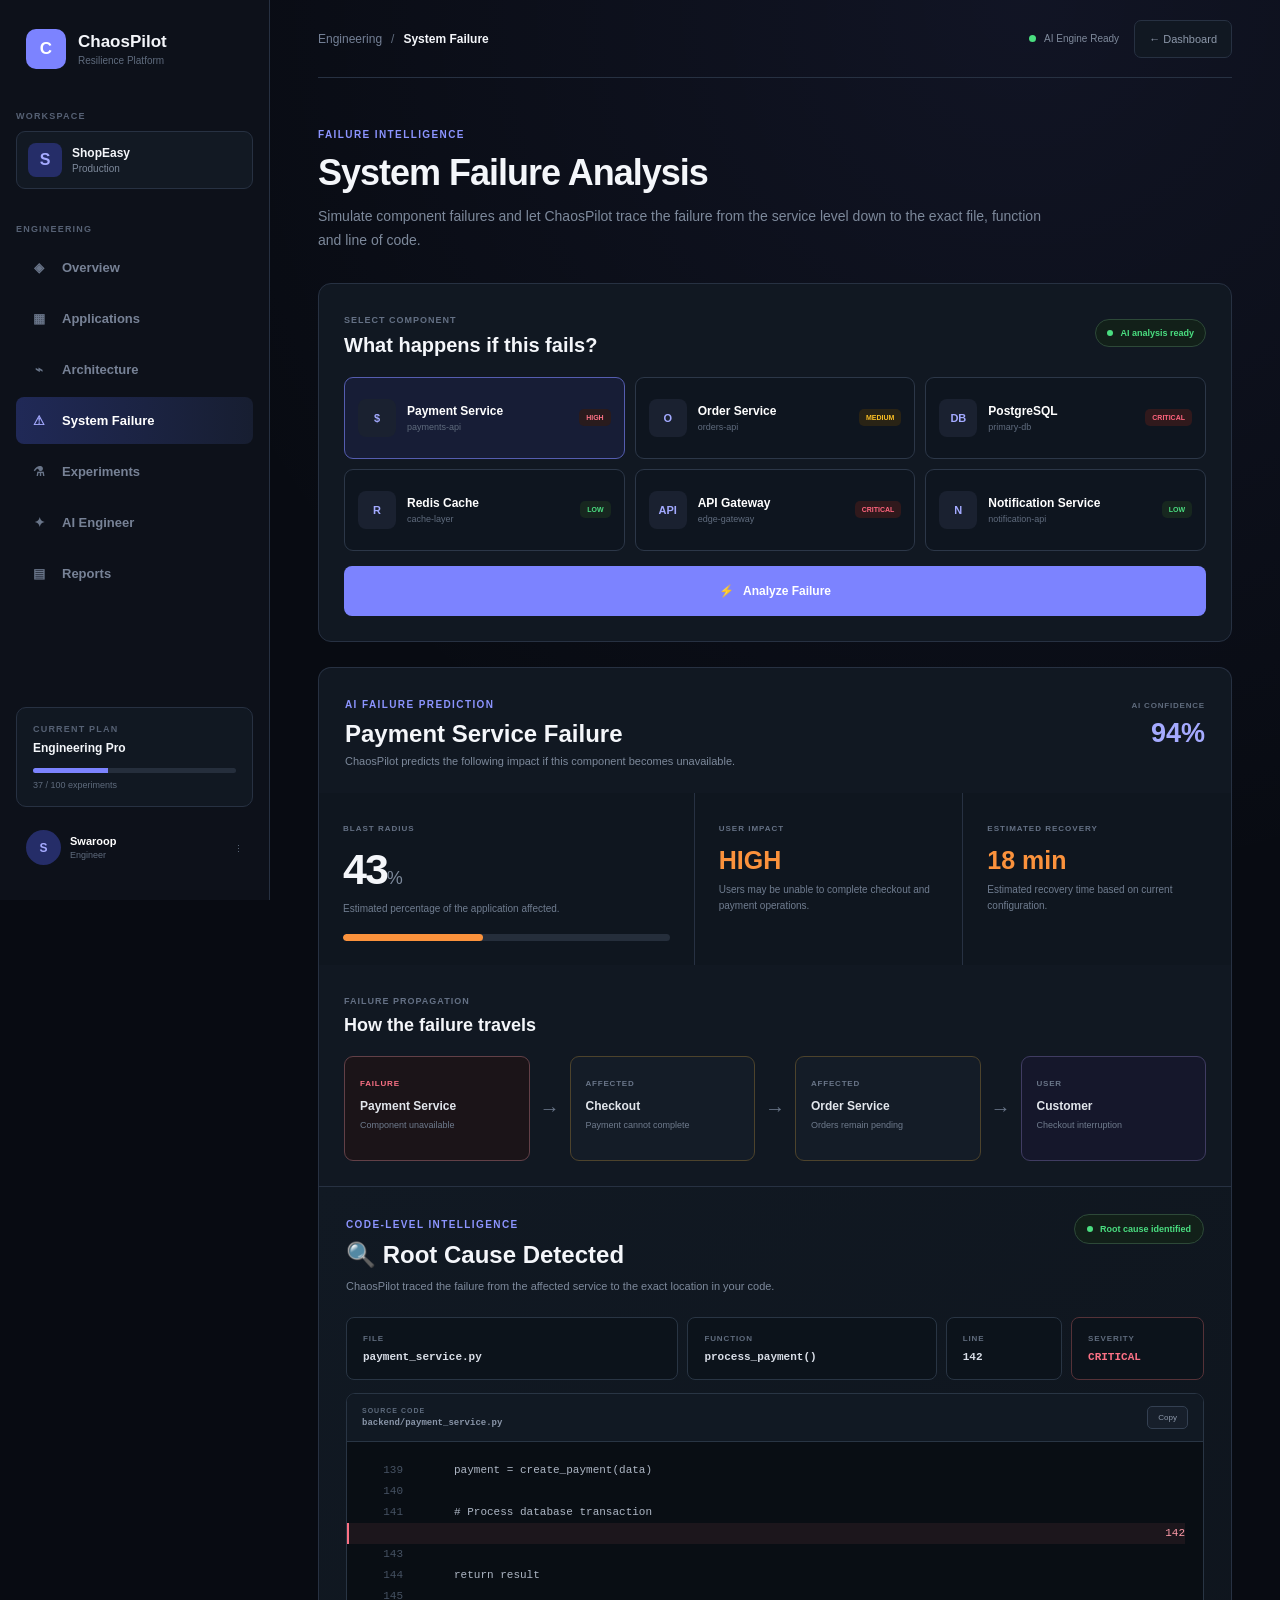
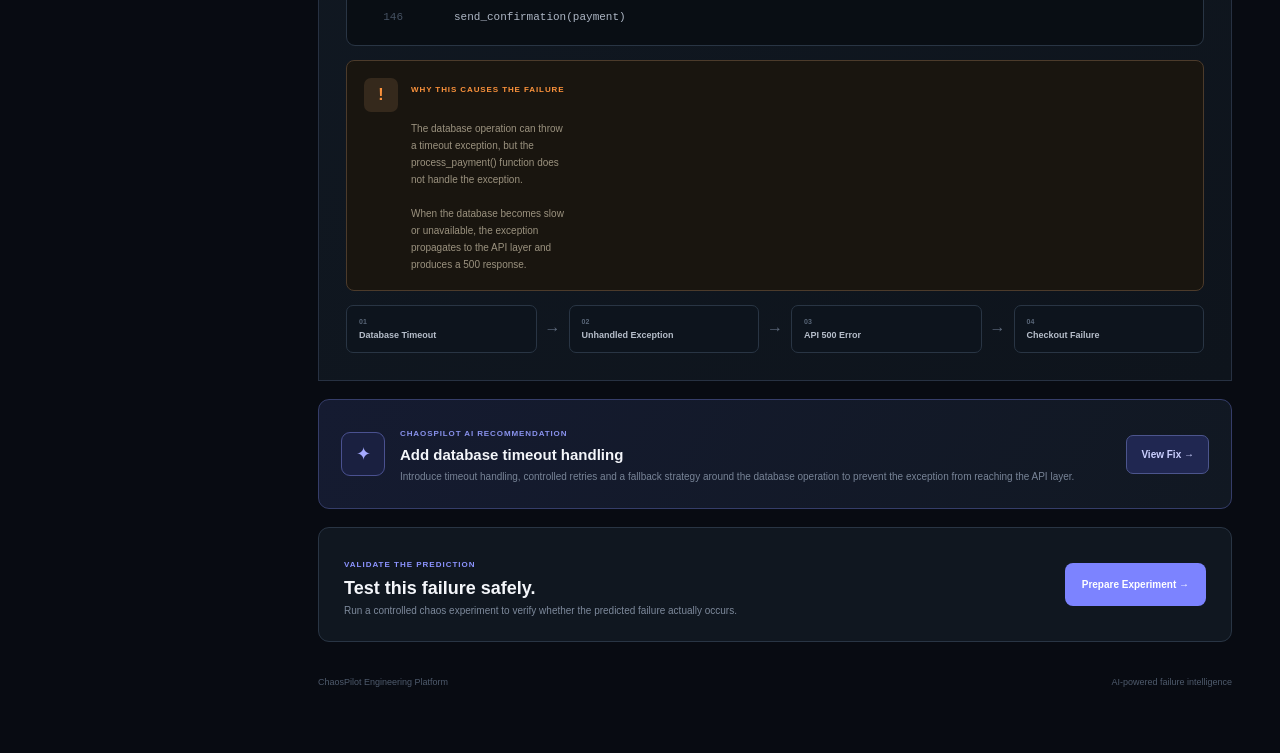
<file: system-failure.html>
<!DOCTYPE html>
<html lang="en">

<head>

    <meta charset="UTF-8">

    <meta
        name="viewport"
        content="width=device-width, initial-scale=1.0"
    >

    <title>ChaosPilot | System Failure</title>

    <link
        rel="stylesheet"
        href="./css/system-failure.css"
    >

</head>


<body>

<div class="app-layout">


    <!-- =====================================================
         SIDEBAR
         ===================================================== -->

    <aside class="sidebar">

        <div class="brand">

            <div class="brand-logo">
                C
            </div>

            <div>

                <strong>ChaosPilot</strong>

                <span>
                    Resilience Platform
                </span>

            </div>

        </div>


        <div class="workspace">

            <span class="workspace-label">
                WORKSPACE
            </span>

            <div class="workspace-box">

                <div class="workspace-icon">
                    S
                </div>

                <div>

                    <strong id="workspaceName">
                        ShopEasy
                    </strong>

                    <span>
                        Production
                    </span>

                </div>

            </div>

        </div>


        <nav class="sidebar-nav">

            <span class="nav-title">
                ENGINEERING
            </span>


            <a
                href="./dashboard.html"
                class="nav-item"
            >
                <span>◈</span>
                Overview
            </a>


            <a
                href="./application.html"
                class="nav-item"
            >
                <span>▦</span>
                Applications
            </a>


            <a
                href="./analysis.html"
                class="nav-item"
            >
                <span>⌁</span>
                Architecture
            </a>


            <a
                href="./system-failure.html"
                class="nav-item active"
            >
                <span>⚠</span>
                System Failure
            </a>


            <a
                href="./dashboard.html#experiments"
                class="nav-item"
            >
                <span>⚗</span>
                Experiments
            </a>


            <a
                href="./dashboard.html#ai"
                class="nav-item"
            >
                <span>✦</span>
                AI Engineer
            </a>


            <a
                href="./report.html"
                class="nav-item"
            >
                <span>▤</span>
                Reports
            </a>

        </nav>


        <div class="sidebar-bottom">

            <div class="plan-card">

                <span>CURRENT PLAN</span>

                <strong>
                    Engineering Pro
                </strong>

                <div class="progress">

                    <div></div>

                </div>

                <small>
                    37 / 100 experiments
                </small>

            </div>


            <button
                class="user-button"
                id="logoutButton"
            >

                <div class="avatar">
                    S
                </div>

                <div>

                    <strong>
                        Swaroop
                    </strong>

                    <span>
                        Engineer
                    </span>

                </div>

                <span class="user-menu">
                    ⋮
                </span>

            </button>

        </div>

    </aside>



    <!-- =====================================================
         MAIN
         ===================================================== -->

    <main class="main-content">


        <!-- TOPBAR -->

        <header class="topbar">

            <div class="breadcrumb">

                <a href="./dashboard.html">
                    Engineering
                </a>

                <span>/</span>

                <strong>
                    System Failure
                </strong>

            </div>


            <div class="top-actions">

                <span class="system-status">

                    <i></i>

                    AI Engine Ready

                </span>


                <button
                    class="back-button"
                    id="backButton"
                >
                    ← Dashboard
                </button>

            </div>

        </header>



        <!-- =====================================================
             PAGE HEADER
             ===================================================== -->

        <section class="page-header">

            <div>

                <span class="eyebrow">
                    FAILURE INTELLIGENCE
                </span>

                <h1>
                    System Failure Analysis
                </h1>

                <p>
                    Simulate component failures and let
                    ChaosPilot trace the failure from the
                    service level down to the exact file,
                    function and line of code.
                </p>

            </div>

        </section>



        <!-- =====================================================
             COMPONENT SELECTOR
             ===================================================== -->

        <section class="failure-selector">

            <div class="selector-heading">

                <div>

                    <span>
                        SELECT COMPONENT
                    </span>

                    <h2>
                        What happens if this fails?
                    </h2>

                </div>


                <div class="ai-ready">

                    <i></i>

                    AI analysis ready

                </div>

            </div>


            <div class="component-grid">


                <button
                    class="component-card selected"
                    data-component="Payment Service"
                    data-risk="high"
                >

                    <div class="component-icon">
                        $
                    </div>

                    <div class="component-info">

                        <strong>
                            Payment Service
                        </strong>

                        <span>
                            payments-api
                        </span>

                    </div>

                    <span class="risk high">
                        HIGH
                    </span>

                </button>


                <button
                    class="component-card"
                    data-component="Order Service"
                    data-risk="medium"
                >

                    <div class="component-icon">
                        O
                    </div>

                    <div class="component-info">

                        <strong>
                            Order Service
                        </strong>

                        <span>
                            orders-api
                        </span>

                    </div>

                    <span class="risk medium">
                        MEDIUM
                    </span>

                </button>


                <button
                    class="component-card"
                    data-component="PostgreSQL"
                    data-risk="critical"
                >

                    <div class="component-icon">
                        DB
                    </div>

                    <div class="component-info">

                        <strong>
                            PostgreSQL
                        </strong>

                        <span>
                            primary-db
                        </span>

                    </div>

                    <span class="risk critical">
                        CRITICAL
                    </span>

                </button>


                <button
                    class="component-card"
                    data-component="Redis Cache"
                    data-risk="low"
                >

                    <div class="component-icon">
                        R
                    </div>

                    <div class="component-info">

                        <strong>
                            Redis Cache
                        </strong>

                        <span>
                            cache-layer
                        </span>

                    </div>

                    <span class="risk low">
                        LOW
                    </span>

                </button>


                <button
                    class="component-card"
                    data-component="API Gateway"
                    data-risk="critical"
                >

                    <div class="component-icon">
                        API
                    </div>

                    <div class="component-info">

                        <strong>
                            API Gateway
                        </strong>

                        <span>
                            edge-gateway
                        </span>

                    </div>

                    <span class="risk critical">
                        CRITICAL
                    </span>

                </button>


                <button
                    class="component-card"
                    data-component="Notification Service"
                    data-risk="low"
                >

                    <div class="component-icon">
                        N
                    </div>

                    <div class="component-info">

                        <strong>
                            Notification Service
                        </strong>

                        <span>
                            notification-api
                        </span>

                    </div>

                    <span class="risk low">
                        LOW
                    </span>

                </button>

            </div>


            <button
                class="simulate-button"
                id="simulateFailure"
            >

                <span>⚡</span>

                Analyze Failure

            </button>

        </section>



        <!-- =====================================================
             ANALYSIS RESULT
             ===================================================== -->

        <section
            class="analysis-result"
            id="analysisResult"
        >


            <!-- RESULT HEADER -->

            <div class="result-header">

                <div>

                    <span class="eyebrow">
                        AI FAILURE PREDICTION
                    </span>

                    <h2 id="failureTitle">
                        Payment Service Failure
                    </h2>

                    <p id="failureDescription">
                        ChaosPilot predicts the following
                        impact if this component becomes
                        unavailable.
                    </p>

                </div>


                <div class="confidence">

                    <span>
                        AI CONFIDENCE
                    </span>

                    <strong id="confidenceValue">
                        94%
                    </strong>

                </div>

            </div>



            <!-- =================================================
                 METRICS
                 ================================================= -->

            <div class="result-grid">


                <div class="blast-card">

                    <span class="card-label">
                        BLAST RADIUS
                    </span>

                    <div class="blast-number">

                        <strong id="blastValue">
                            43
                        </strong>

                        <span>%</span>

                    </div>

                    <p>
                        Estimated percentage of the
                        application affected.
                    </p>

                    <div class="blast-bar">

                        <span id="blastBar"></span>

                    </div>

                </div>


                <div class="impact-card">

                    <span class="card-label">
                        USER IMPACT
                    </span>

                    <strong id="impactLevel">
                        HIGH
                    </strong>

                    <p id="impactDescription">
                        Users may be unable to complete
                        checkout and payment operations.
                    </p>

                </div>


                <div class="impact-card">

                    <span class="card-label">
                        ESTIMATED RECOVERY
                    </span>

                    <strong id="recoveryTime">
                        18 min
                    </strong>

                    <p>
                        Estimated recovery time based
                        on current configuration.
                    </p>

                </div>

            </div>



            <!-- =================================================
                 FAILURE PROPAGATION
                 ================================================= -->

            <div class="failure-chain">

                <div class="section-heading">

                    <div>

                        <span>
                            FAILURE PROPAGATION
                        </span>

                        <h3>
                            How the failure travels
                        </h3>

                    </div>

                </div>


                <div class="chain">

                    <div class="chain-node failed">

                        <span>
                            FAILURE
                        </span>

                        <strong id="chainStart">
                            Payment Service
                        </strong>

                        <small>
                            Component unavailable
                        </small>

                    </div>


                    <div class="chain-arrow">
                        →
                    </div>


                    <div class="chain-node affected">

                        <span>
                            AFFECTED
                        </span>

                        <strong>
                            Checkout
                        </strong>

                        <small>
                            Payment cannot complete
                        </small>

                    </div>


                    <div class="chain-arrow">
                        →
                    </div>


                    <div class="chain-node affected">

                        <span>
                            AFFECTED
                        </span>

                        <strong>
                            Order Service
                        </strong>

                        <small>
                            Orders remain pending
                        </small>

                    </div>


                    <div class="chain-arrow">
                        →
                    </div>


                    <div class="chain-node user-impact">

                        <span>
                            USER
                        </span>

                        <strong>
                            Customer
                        </strong>

                        <small>
                            Checkout interruption
                        </small>

                    </div>

                </div>

            </div>



            <!-- =================================================
                 ROOT CAUSE DETECTION
                 ================================================= -->

            <section class="root-cause-section">

                <div class="root-cause-header">

                    <div>

                        <span class="eyebrow">
                            CODE-LEVEL INTELLIGENCE
                        </span>

                        <h2>
                            🔍 Root Cause Detected
                        </h2>

                        <p>
                            ChaosPilot traced the failure
                            from the affected service to
                            the exact location in your code.
                        </p>

                    </div>


                    <div class="root-status">

                        <i></i>

                        Root cause identified

                    </div>

                </div>



                <!-- ROOT CAUSE META -->

                <div class="root-meta">


                    <div class="root-meta-card">

                        <span>
                            FILE
                        </span>

                        <strong id="rootFile">
                            payment_service.py
                        </strong>

                    </div>


                    <div class="root-meta-card">

                        <span>
                            FUNCTION
                        </span>

                        <strong id="rootFunction">
                            process_payment()
                        </strong>

                    </div>


                    <div class="root-meta-card">

                        <span>
                            LINE
                        </span>

                        <strong id="rootLine">
                            142
                        </strong>

                    </div>


                    <div class="root-meta-card severity">

                        <span>
                            SEVERITY
                        </span>

                        <strong id="rootSeverity">
                            CRITICAL
                        </strong>

                    </div>

                </div>



                <!-- CODE -->

                <div class="code-analysis">

                    <div class="code-header">

                        <div>

                            <span>
                                SOURCE CODE
                            </span>

                            <strong id="codeFile">
                                backend/payment_service.py
                            </strong>

                        </div>


                        <button
                            id="copyCode"
                            class="copy-button"
                        >
                            Copy
                        </button>

                    </div>


                    <div class="code-window">

<pre><code id="codeSnippet"><span class="line-number">139</span>     payment = create_payment(data)
<span class="line-number">140</span>
<span class="line-number">141</span>     # Process database transaction
<span class="line-number error-line">142</span>     result = db.execute(payment_query)
<span class="line-number">143</span>
<span class="line-number">144</span>     return result
<span class="line-number">145</span>
<span class="line-number">146</span>     send_confirmation(payment)</code></pre>

                    </div>

                </div>



                <!-- WHY -->

                <div class="root-explanation">

                    <div class="explanation-icon">
                        !
                    </div>


                    <div>

                        <span>
                            WHY THIS CAUSES THE FAILURE
                        </span>

                        <p id="rootExplanation">
                            The database operation can throw
                            a timeout exception, but the
                            process_payment() function does
                            not handle the exception.

                            When the database becomes slow
                            or unavailable, the exception
                            propagates to the API layer and
                            produces a 500 response.
                        </p>

                    </div>

                </div>



                <!-- FAILURE CHAIN -->

                <div class="code-failure-chain">

                    <div class="mini-chain">

                        <div>
                            <span>01</span>
                            <strong>
                                Database Timeout
                            </strong>
                        </div>

                        <b>→</b>

                        <div>
                            <span>02</span>
                            <strong>
                                Unhandled Exception
                            </strong>
                        </div>

                        <b>→</b>

                        <div>
                            <span>03</span>
                            <strong>
                                API 500 Error
                            </strong>
                        </div>

                        <b>→</b>

                        <div>
                            <span>04</span>
                            <strong>
                                Checkout Failure
                            </strong>
                        </div>

                    </div>

                </div>

            </section>



            <!-- =================================================
                 AI RECOMMENDATION
                 ================================================= -->

            <section class="recommendation">

                <div class="recommendation-icon">
                    ✦
                </div>


                <div class="recommendation-content">

                    <span>
                        CHAOSPILOT AI RECOMMENDATION
                    </span>

                    <h3 id="recommendationTitle">
                        Add database timeout handling
                    </h3>

                    <p id="recommendationText">
                        Introduce timeout handling,
                        controlled retries and a fallback
                        strategy around the database operation
                        to prevent the exception from reaching
                        the API layer.
                    </p>

                </div>


                <button
                    class="recommendation-button"
                    id="viewRecommendation"
                >
                    View Fix →
                </button>

            </section>



            <!-- =================================================
                 CONTROLLED EXPERIMENT
                 ================================================= -->

            <section class="experiment-cta">

                <div>

                    <span>
                        VALIDATE THE PREDICTION
                    </span>

                    <h2>
                        Test this failure safely.
                    </h2>

                    <p>
                        Run a controlled chaos experiment
                        to verify whether the predicted
                        failure actually occurs.
                    </p>

                </div>


                <button
                    id="runExperiment"
                >
                    Prepare Experiment →
                </button>

            </section>

        </section>



        <!-- FOOTER -->

        <footer>

            <span>
                ChaosPilot Engineering Platform
            </span>

            <span>
                AI-powered failure intelligence
            </span>

        </footer>

    </main>

</div>


<script src="./js/system-failure.js"></script>

</body>

</html>
</file>
<file: css/report.css>
:root {
    --bg: #080b12;
    --sidebar: #0d111a;
    --panel: #111822;
    --panel-2: #151d29;

    --border: #273142;
    --border-light: #354155;

    --text: #f4f6fa;
    --muted: #7d899b;
    --muted-2: #5f6b7d;

    --primary: #7c83ff;
    --primary-light: #a5aaff;

    --green: #4ade80;
    --yellow: #fbbf24;
    --orange: #fb923c;
    --red: #fb7185;
}


/* =====================================================
   RESET
   ===================================================== */

* {
    margin: 0;
    padding: 0;
    box-sizing: border-box;
}


html {
    scroll-behavior: smooth;
}


body {
    min-height: 100vh;

    background:
        radial-gradient(
            circle at 80% 0%,
            rgba(124, 131, 255, 0.08),
            transparent 32%
        ),
        var(--bg);

    color: var(--text);

    font-family:
        Inter,
        -apple-system,
        BlinkMacSystemFont,
        "Segoe UI",
        sans-serif;
}


button,
a {
    font-family: inherit;
}


button {
    cursor: pointer;
}


/* =====================================================
   LAYOUT
   ===================================================== */

.app-layout {
    min-height: 100vh;
}


/* =====================================================
   SIDEBAR
   ===================================================== */

.sidebar {
    position: fixed;

    left: 0;
    top: 0;
    bottom: 0;

    width: 270px;

    padding: 25px 16px;

    display: flex;
    flex-direction: column;

    background: var(--sidebar);

    border-right:
        1px solid var(--border);

    z-index: 100;
}


.brand {
    display: flex;
    align-items: center;

    gap: 12px;

    padding: 4px 10px;
}


.brand-logo {
    width: 40px;
    height: 40px;

    display: flex;
    align-items: center;
    justify-content: center;

    border-radius: 10px;

    background: var(--primary);

    color: white;

    font-size: 17px;
    font-weight: 900;
}


.brand strong {
    display: block;

    font-size: 17px;
}


.brand span {
    display: block;

    margin-top: 3px;

    color: var(--muted-2);

    font-size: 10px;
}


/* =====================================================
   WORKSPACE
   ===================================================== */

.workspace {
    margin-top: 38px;
}


.workspace-label,
.nav-title,
.plan-card > span {
    display: block;

    color: #566174;

    font-size: 9px;

    font-weight: 900;

    letter-spacing: 1.2px;
}


.workspace-box {
    margin-top: 10px;

    padding: 11px;

    display: flex;
    align-items: center;

    gap: 10px;

    border:
        1px solid var(--border);

    border-radius: 9px;

    background: #121923;
}


.workspace-icon {
    width: 34px;
    height: 34px;

    display: flex;
    align-items: center;
    justify-content: center;

    border-radius: 8px;

    background: #252d68;

    color: var(--primary-light);

    font-weight: 800;
}


.workspace-box strong {
    display: block;

    font-size: 12px;
}


.workspace-box span {
    display: block;

    margin-top: 3px;

    color: var(--muted);

    font-size: 10px;
}


/* =====================================================
   NAVIGATION
   ===================================================== */

.sidebar-nav {
    margin-top: 35px;
}


.nav-title {
    margin-bottom: 10px;
}


.nav-item {
    min-height: 47px;

    display: flex;
    align-items: center;

    gap: 13px;

    padding: 0 13px;

    margin-bottom: 4px;

    border-radius: 8px;

    color: #778296;

    text-decoration: none;

    font-size: 13px;

    font-weight: 600;

    transition: 0.2s ease;
}


.nav-item:hover {
    background: #151c28;

    color: white;
}


.nav-item.active {
    background:
        linear-gradient(
            90deg,
            #202957,
            #171e31
        );

    color: white;
}


.nav-item span {
    width: 20px;

    color: #697589;

    text-align: center;
}


.nav-item.active span {
    color: var(--primary-light);
}


/* =====================================================
   SIDEBAR BOTTOM
   ===================================================== */

.sidebar-bottom {
    margin-top: auto;
}


.plan-card {
    padding: 16px;

    border:
        1px solid var(--border);

    border-radius: 10px;

    background: #111822;
}


.plan-card strong {
    display: block;

    margin-top: 7px;

    font-size: 12px;
}


.progress {
    height: 5px;

    margin-top: 13px;

    overflow: hidden;

    border-radius: 20px;

    background: #252e3c;
}


.progress div {
    width: 37%;

    height: 100%;

    background: var(--primary);
}


.plan-card small {
    display: block;

    margin-top: 7px;

    color: var(--muted-2);

    font-size: 9px;
}


.user-button {
    width: 100%;

    margin-top: 13px;

    padding: 9px;

    display: flex;
    align-items: center;

    gap: 9px;

    border:
        1px solid transparent;

    border-radius: 8px;

    background: transparent;

    color: white;

    text-align: left;

    transition: 0.2s ease;
}


.user-button:hover {
    background: #131a25;

    border-color: var(--border);
}


.avatar {
    width: 35px;
    height: 35px;

    display: flex;
    align-items: center;
    justify-content: center;

    border-radius: 50%;

    background: #252d68;

    color: var(--primary-light);

    font-size: 12px;

    font-weight: 800;
}


.user-button strong {
    display: block;

    font-size: 11px;
}


.user-button span {
    display: block;

    margin-top: 3px;

    color: var(--muted-2);

    font-size: 9px;
}


.user-menu {
    margin-left: auto;
}


/* =====================================================
   MAIN
   ===================================================== */

.main-content {
    width:
        calc(100% - 270px);

    margin-left: 270px;

    padding:
        0 48px 60px;

    max-width: 1800px;
}


/* =====================================================
   TOPBAR
   ===================================================== */

.topbar {
    min-height: 78px;

    display: flex;
    align-items: center;
    justify-content: space-between;

    border-bottom:
        1px solid var(--border);
}


.breadcrumb {
    display: flex;
    align-items: center;

    gap: 9px;

    color: var(--muted-2);

    font-size: 12px;
}


.breadcrumb a {
    color: #748096;

    text-decoration: none;
}


.breadcrumb strong {
    color: var(--text);
}


.top-actions {
    display: flex;
    align-items: center;

    gap: 15px;
}


.system-status {
    display: flex;
    align-items: center;

    gap: 8px;

    color: #7f8a9c;

    font-size: 10px;
}


.system-status i {
    width: 7px;
    height: 7px;

    border-radius: 50%;

    background: var(--green);
}


.dashboard-button {
    height: 38px;

    padding: 0 14px;

    border:
        1px solid var(--border);

    border-radius: 7px;

    background: #111822;

    color: #8d98aa;

    font-size: 11px;
}


/* =====================================================
   PAGE HEADER
   ===================================================== */

.page-header {
    padding:
        45px 0 28px;

    display: flex;
    align-items: flex-end;
    justify-content: space-between;

    gap: 25px;
}


.eyebrow {
    color: #8c94ff;

    font-size: 10px;

    font-weight: 900;

    letter-spacing: 1.4px;
}


.page-header h1 {
    margin-top: 9px;

    font-size: 36px;

    line-height: 1.1;

    letter-spacing: -1px;
}


.page-header p {
    max-width: 700px;

    margin-top: 11px;

    color: var(--muted);

    font-size: 14px;

    line-height: 1.7;
}


.header-actions {
    display: flex;

    gap: 9px;

    flex-shrink: 0;
}


.primary-button,
.secondary-button {
    height: 42px;

    padding: 0 16px;

    border-radius: 7px;

    font-size: 11px;

    font-weight: 800;
}


.primary-button {
    border: none;

    background: var(--primary);

    color: white;
}


.primary-button:hover {
    background: #9298ff;
}


.secondary-button {
    border:
        1px solid var(--border);

    background: #111822;

    color: #8995a8;
}


/* =====================================================
   REPORT META
   ===================================================== */

.report-meta {
    display: grid;

    grid-template-columns:
        repeat(4, 1fr);

    border:
        1px solid var(--border);

    border-radius: 10px;

    overflow: hidden;

    background: var(--border);
}


.report-meta > div {
    min-height: 78px;

    padding: 17px;

    background: #101720;
}


.report-meta span {
    display: block;

    color: #5e6a7d;

    font-size: 8px;

    font-weight: 900;

    letter-spacing: 1px;
}


.report-meta strong {
    display: block;

    margin-top: 9px;

    color: #dce1e9;

    font-size: 12px;
}


/* =====================================================
   SCORE SECTION
   ===================================================== */

.score-section {
    margin-top: 20px;

    display: grid;

    grid-template-columns:
        1.5fr 1fr;

    gap: 1px;

    background: var(--border);

    border:
        1px solid var(--border);

    border-radius: 11px;

    overflow: hidden;
}


.score-card {
    padding: 27px;

    display: flex;
    align-items: center;

    gap: 25px;

    background: #111822;
}


.score-circle {
    width: 128px;
    height: 128px;

    flex-shrink: 0;

    display: flex;
    align-items: center;
    justify-content: center;

    border-radius: 50%;

    background:
        conic-gradient(
            var(--primary) 72%,
            #252e3c 72%
        );

    position: relative;
}


.score-circle::before {
    content: "";

    position: absolute;

    width: 102px;
    height: 102px;

    border-radius: 50%;

    background: #111822;
}


.score-circle > div {
    position: relative;

    z-index: 2;

    text-align: center;
}


.score-circle strong {
    font-size: 31px;
}


.score-circle span {
    color: var(--muted);

    font-size: 11px;
}


.score-info .card-eyebrow {
    color: #697589;

    font-size: 8px;

    font-weight: 900;

    letter-spacing: 1px;
}


.score-info h2 {
    margin-top: 8px;

    font-size: 19px;
}


.score-info p {
    max-width: 570px;

    margin-top: 9px;

    color: var(--muted);

    font-size: 11px;

    line-height: 1.7;
}


/* =====================================================
   SCORE METRICS
   ===================================================== */

.score-metrics {
    display: grid;

    grid-template-columns:
        1fr 1fr;

    background: #101720;
}


.metric {
    padding: 20px;

    border-left:
        1px solid var(--border);

    border-bottom:
        1px solid var(--border);
}


.metric:nth-child(3),
.metric:nth-child(4) {
    border-bottom: none;
}


.metric span {
    display: block;

    color: #647084;

    font-size: 8px;

    font-weight: 900;

    letter-spacing: .8px;
}


.metric strong {
    display: block;

    margin-top: 8px;

    font-size: 25px;
}


.metric strong.danger {
    color: var(--red);
}


.metric small {
    display: block;

    margin-top: 4px;

    color: var(--muted-2);

    font-size: 9px;
}


/* =====================================================
   SECTION
   ===================================================== */

.section {
    margin-top: 28px;
}


.section-header {
    margin-bottom: 15px;

    display: flex;

    align-items: flex-end;
    justify-content: space-between;
}


.section-header > div > span {
    color: #657185;

    font-size: 8px;

    font-weight: 900;

    letter-spacing: 1px;
}


.section-header h2 {
    margin-top: 7px;

    font-size: 20px;
}


.section-header a {
    color: var(--primary-light);

    text-decoration: none;

    font-size: 10px;

    font-weight: 700;
}


/* =====================================================
   RISK TABLE
   ===================================================== */

.risk-table {
    border:
        1px solid var(--border);

    border-radius: 10px;

    overflow: hidden;

    background: var(--border);
}


.table-head,
.table-row {
    display: grid;

    grid-template-columns:
        2.1fr .8fr .8fr .8fr .8fr;

    align-items: center;

    gap: 15px;
}


.table-head {
    min-height: 42px;

    padding: 0 18px;

    background: #0d141d;
}


.table-head span {
    color: #596577;

    font-size: 8px;

    font-weight: 900;

    letter-spacing: .8px;
}


.table-row {
    min-height: 72px;

    padding: 0 18px;

    background: #111822;

    border-top:
        1px solid var(--border);
}


.component {
    display: flex;
    align-items: center;

    gap: 11px;
}


.service-icon {
    width: 35px;
    height: 35px;

    display: flex;
    align-items: center;
    justify-content: center;

    border-radius: 7px;

    background: #1c2431;

    color: var(--primary-light);

    font-size: 9px;

    font-weight: 900;
}


.component strong {
    display: block;

    font-size: 11px;
}


.component small {
    display: block;

    margin-top: 4px;

    color: var(--muted-2);

    font-size: 8px;
}


.risk {
    width: max-content;

    padding: 5px 7px;

    border-radius: 5px;

    font-size: 7px;

    font-weight: 900;
}


.risk.critical {
    background: #30191d;

    color: var(--red);
}


.risk.high {
    background: #2b2117;

    color: var(--orange);
}


.risk.medium {
    background: #292315;

    color: var(--yellow);
}


.risk.low {
    background: #17271f;

    color: var(--green);
}


.table-row > strong {
    font-size: 11px;
}


.table-row > span {
    color: #8590a2;

    font-size: 10px;
}


.status {
    width: max-content;

    padding: 5px 8px;

    border-radius: 5px;

    font-size: 8px;

    font-weight: 800;
}


.status.danger {
    background: #30191d;

    color: var(--red);
}


.status.warning {
    background: #2b2117;

    color: var(--orange);
}


.status.success {
    background: #17271f;

    color: var(--green);
}


/* =====================================================
   TWO COLUMN
   ===================================================== */

.two-column {
    margin-top: 28px;

    display: grid;

    grid-template-columns:
        1fr 1fr;

    gap: 15px;
}


.report-card {
    padding: 24px;

    border:
        1px solid var(--border);

    border-radius: 10px;

    background: #111822;
}


.card-heading {
    display: flex;

    justify-content: space-between;

    align-items: flex-start;
}


.card-heading > div:first-child > span {
    color: #657185;

    font-size: 8px;

    font-weight: 900;

    letter-spacing: 1px;
}


.card-heading h2 {
    margin-top: 7px;

    font-size: 18px;
}


.ai-icon {
    width: 35px;
    height: 35px;

    display: flex;
    align-items: center;
    justify-content: center;

    border:
        1px solid #454c87;

    border-radius: 8px;

    background: #1a2040;

    color: var(--primary-light);

    font-size: 16px;
}


.summary-text {
    margin-top: 20px;

    color: #7e899a;

    font-size: 11px;

    line-height: 1.85;
}


.ai-insight {
    margin-top: 18px;

    padding: 14px;

    border:
        1px solid #353d69;

    border-radius: 8px;

    background: #151b30;
}


.ai-insight span {
    color: #9299ff;

    font-size: 8px;

    font-weight: 900;

    letter-spacing: .8px;
}


.ai-insight p {
    margin-top: 7px;

    color: #929cad;

    font-size: 10px;

    line-height: 1.6;
}


/* =====================================================
   RECOMMENDATIONS
   ===================================================== */

.recommendation-list {
    margin-top: 18px;

    display: grid;

    gap: 10px;
}


.recommendation {
    padding: 13px;

    display: flex;

    align-items: flex-start;

    gap: 12px;

    border:
        1px solid #283342;

    border-radius: 8px;

    background: #0f161f;
}


.priority {
    width: 28px;
    height: 28px;

    flex-shrink: 0;

    display: flex;
    align-items: center;
    justify-content: center;

    border-radius: 6px;

    background: #22294d;

    color: var(--primary-light);

    font-size: 8px;

    font-weight: 900;
}


.recommendation strong {
    display: block;

    font-size: 11px;
}


.recommendation p {
    margin-top: 4px;

    color: var(--muted);

    font-size: 9px;

    line-height: 1.5;
}


/* =====================================================
   EXPERIMENTS
   ===================================================== */

.experiment-grid {
    display: grid;

    grid-template-columns:
        repeat(3, 1fr);

    gap: 12px;
}


.experiment {
    padding: 18px;

    border:
        1px solid var(--border);

    border-radius: 9px;

    background: #111822;
}


.experiment-status {
    width: max-content;

    padding: 5px 7px;

    border-radius: 5px;

    font-size: 7px;

    font-weight: 900;
}


.experiment-status.passed {
    background: #17271f;

    color: var(--green);
}


.experiment-status.warning {
    background: #2b2117;

    color: var(--orange);
}


.experiment strong {
    display: block;

    margin-top: 14px;

    font-size: 12px;
}


.experiment p {
    min-height: 45px;

    margin-top: 7px;

    color: var(--muted);

    font-size: 9px;

    line-height: 1.6;
}


.experiment > span {
    display: block;

    margin-top: 12px;

    color: var(--muted-2);

    font-size: 8px;
}


/* =====================================================
   FINAL CTA
   ===================================================== */

.final-cta {
    margin-top: 28px;

    padding: 27px;

    display: flex;

    align-items: center;

    justify-content: space-between;

    gap: 25px;

    border:
        1px solid #333d68;

    border-radius: 11px;

    background:
        linear-gradient(
            120deg,
            #151b31,
            #111822
        );
}


.final-cta > div > span {
    color: #8d95ff;

    font-size: 8px;

    font-weight: 900;

    letter-spacing: 1px;
}


.final-cta h2 {
    margin-top: 7px;

    font-size: 19px;
}


.final-cta p {
    margin-top: 7px;

    color: var(--muted);

    font-size: 10px;
}


.final-cta button {
    height: 43px;

    padding: 0 18px;

    flex-shrink: 0;

    border: none;

    border-radius: 8px;

    background: var(--primary);

    color: white;

    font-size: 10px;

    font-weight: 900;
}


/* =====================================================
   FOOTER
   ===================================================== */

footer {
    padding:
        35px 0 5px;

    display: flex;

    justify-content: space-between;

    color: #4e5a6c;

    font-size: 9px;
}


/* =====================================================
   TOAST
   ===================================================== */

.report-toast {
    position: fixed;

    right: 25px;
    bottom: 25px;

    z-index: 5000;

    min-width: 280px;

    padding: 14px 16px;

    display: flex;
    align-items: center;

    gap: 10px;

    border:
        1px solid #354155;

    border-radius: 9px;

    background: #111822;

    box-shadow:
        0 20px 60px rgba(0, 0, 0, .45);

    animation:
        toastIn .25s ease;
}


.report-toast span {
    width: 25px;
    height: 25px;

    display: flex;
    align-items: center;
    justify-content: center;

    border-radius: 6px;

    background: #17271f;

    color: var(--green);

    font-weight: 900;
}


.report-toast p {
    color: #d1d7df;

    font-size: 10px;
}


@keyframes toastIn {

    from {
        opacity: 0;
        transform:
            translateY(12px);
    }

    to {
        opacity: 1;
        transform:
            translateY(0);
    }

}


/* =====================================================
   RESPONSIVE
   ===================================================== */

@media (max-width: 1100px) {

    .score-section {
        grid-template-columns: 1fr;
    }


    .score-metrics {
        border-top:
            1px solid var(--border);
    }


    .two-column {
        grid-template-columns: 1fr;
    }


    .experiment-grid {
        grid-template-columns:
            1fr 1fr;
    }

}


@media (max-width: 900px) {

    .sidebar {
        position: relative;

        width: 100%;

        min-height: auto;
    }


    .workspace,
    .sidebar-bottom {
        display: none;
    }


    .sidebar-nav {
        display: flex;

        overflow-x: auto;

        margin-top: 25px;
    }


    .nav-title {
        display: none;
    }


    .nav-item {
        flex-shrink: 0;
    }


    .main-content {
        width: 100%;

        margin-left: 0;
    }


    .report-meta {
        grid-template-columns:
            1fr 1fr;
    }

}


@media (max-width: 650px) {

    .main-content {
        padding:
            0 16px 35px;
    }


    .topbar {
        min-height: auto;

        padding: 16px 0;

        flex-direction: column;

        align-items: flex-start;

        gap: 12px;
    }


    .page-header {
        flex-direction: column;

        align-items: flex-start;
    }


    .page-header h1 {
        font-size: 29px;
    }


    .header-actions {
        width: 100%;
    }


    .header-actions button {
        flex: 1;
    }


    .report-meta {
        grid-template-columns: 1fr;
    }


    .score-card {
        flex-direction: column;

        align-items: flex-start;
    }


    .score-metrics {
        grid-template-columns: 1fr;
    }


    .metric {
        border-bottom:
            1px solid var(--border);
    }


    .table-head {
        display: none;
    }


    .table-row {
        display: flex;

        flex-direction: column;

        align-items: flex-start;

        gap: 9px;

        padding: 18px;
    }


    .experiment-grid {
        grid-template-columns: 1fr;
    }


    .final-cta {
        flex-direction: column;

        align-items: flex-start;
    }


    .final-cta button {
        width: 100%;
    }


    footer {
        flex-direction: column;

        gap: 8px;
    }

}
</file>
<file: css/system-failure.css>
:root {

    --bg: #080b12;
    --sidebar: #0d111a;
    --panel: #111822;
    --panel2: #151d29;

    --border: #273142;
    --border-light: #3b475a;

    --text: #f4f6fa;
    --muted: #7d899b;
    --muted2: #5f6b7d;

    --primary: #7c83ff;
    --primary-light: #a5aaff;

    --green: #4ade80;
    --yellow: #fbbf24;
    --orange: #fb923c;
    --red: #fb7185;
}


* {
    margin: 0;
    padding: 0;
    box-sizing: border-box;
}


html {
    scroll-behavior: smooth;
}


body {

    min-height: 100vh;

    background:
        radial-gradient(
            circle at 80% 0%,
            rgba(124,131,255,.08),
            transparent 35%
        ),
        var(--bg);

    color: var(--text);

    font-family:
        Inter,
        -apple-system,
        BlinkMacSystemFont,
        "Segoe UI",
        sans-serif;
}


button {
    font-family: inherit;
}


/* =====================================================
   LAYOUT
   ===================================================== */

.sidebar {

    position: fixed;

    left: 0;
    top: 0;
    bottom: 0;

    width: 270px;

    padding: 25px 16px;

    display: flex;
    flex-direction: column;

    background: var(--sidebar);

    border-right:
        1px solid var(--border);

    z-index: 100;
}


.brand {

    display: flex;

    align-items: center;

    gap: 12px;

    padding: 4px 10px;
}


.brand-logo {

    width: 40px;
    height: 40px;

    display: flex;

    align-items: center;
    justify-content: center;

    border-radius: 10px;

    background: var(--primary);

    color: white;

    font-size: 17px;

    font-weight: 900;
}


.brand strong {

    display: block;

    font-size: 17px;
}


.brand span {

    display: block;

    margin-top: 3px;

    color: var(--muted2);

    font-size: 10px;
}


/* =====================================================
   WORKSPACE
   ===================================================== */

.workspace {

    margin-top: 38px;
}


.workspace-label,
.nav-title,
.plan-card > span {

    display: block;

    color: #566174;

    font-size: 9px;

    font-weight: 900;

    letter-spacing: 1.2px;
}


.workspace-box {

    margin-top: 10px;

    padding: 11px;

    display: flex;

    align-items: center;

    gap: 10px;

    border:
        1px solid var(--border);

    border-radius: 9px;

    background: #121923;
}


.workspace-icon {

    width: 34px;
    height: 34px;

    display: flex;

    align-items: center;
    justify-content: center;

    border-radius: 8px;

    background: #252d68;

    color: var(--primary-light);

    font-weight: 800;
}


.workspace-box strong {

    display: block;

    font-size: 12px;
}


.workspace-box span {

    display: block;

    margin-top: 3px;

    color: var(--muted);

    font-size: 10px;
}


/* =====================================================
   NAVIGATION
   ===================================================== */

.sidebar-nav {

    margin-top: 35px;
}


.nav-title {

    margin-bottom: 10px;
}


.nav-item {

    min-height: 47px;

    display: flex;

    align-items: center;

    gap: 13px;

    padding: 0 13px;

    margin-bottom: 4px;

    border-radius: 8px;

    color: #778296;

    text-decoration: none;

    font-size: 13px;

    font-weight: 600;

    transition: .2s ease;
}


.nav-item:hover {

    background: #151c28;

    color: white;
}


.nav-item.active {

    background:
        linear-gradient(
            90deg,
            #202957,
            #171e31
        );

    color: white;
}


.nav-item span {

    width: 20px;

    text-align: center;

    color: #697589;
}


.nav-item.active span {

    color: var(--primary-light);
}


/* =====================================================
   SIDEBAR BOTTOM
   ===================================================== */

.sidebar-bottom {

    margin-top: auto;
}


.plan-card {

    padding: 16px;

    border:
        1px solid var(--border);

    border-radius: 10px;

    background: #111822;
}


.plan-card strong {

    display: block;

    margin-top: 7px;

    font-size: 12px;
}


.progress {

    height: 5px;

    margin-top: 13px;

    overflow: hidden;

    border-radius: 20px;

    background: #252e3c;
}


.progress div {

    width: 37%;

    height: 100%;

    background: var(--primary);
}


.plan-card small {

    display: block;

    margin-top: 7px;

    color: var(--muted2);

    font-size: 9px;
}


.user-button {

    width: 100%;

    margin-top: 13px;

    padding: 9px;

    display: flex;

    align-items: center;

    gap: 9px;

    border:
        1px solid transparent;

    border-radius: 8px;

    background: transparent;

    color: white;

    cursor: pointer;

    text-align: left;
}


.user-button:hover {

    background: #131a25;

    border-color: var(--border);
}


.avatar {

    width: 35px;
    height: 35px;

    display: flex;

    align-items: center;
    justify-content: center;

    border-radius: 50%;

    background: #252d68;

    color: var(--primary-light);

    font-size: 12px;

    font-weight: 800;
}


.user-button strong {

    display: block;

    font-size: 11px;
}


.user-button span {

    display: block;

    margin-top: 3px;

    color: var(--muted2);

    font-size: 9px;
}


.user-menu {

    margin-left: auto;
}


/* =====================================================
   MAIN
   ===================================================== */

.main-content {

    width:
        calc(100% - 270px);

    margin-left: 270px;

    padding:
        0 48px 60px;

    max-width: 1800px;
}


.topbar {

    min-height: 78px;

    display: flex;

    align-items: center;

    justify-content: space-between;

    border-bottom:
        1px solid var(--border);
}


.breadcrumb {

    display: flex;

    align-items: center;

    gap: 9px;

    color: var(--muted2);

    font-size: 12px;
}


.breadcrumb a {

    color: #748096;

    text-decoration: none;
}


.breadcrumb strong {

    color: var(--text);
}


.top-actions {

    display: flex;

    align-items: center;

    gap: 15px;
}


.system-status {

    display: flex;

    align-items: center;

    gap: 8px;

    color: #7f8a9c;

    font-size: 10px;
}


.system-status i {

    width: 7px;
    height: 7px;

    border-radius: 50%;

    background: var(--green);
}


.back-button {

    height: 38px;

    padding: 0 14px;

    border:
        1px solid var(--border);

    border-radius: 7px;

    background: #111822;

    color: #8d98aa;

    cursor: pointer;

    font-size: 11px;
}


/* =====================================================
   HEADER
   ===================================================== */

.page-header {

    padding:
        46px 0 30px;
}


.eyebrow {

    color: #8c94ff;

    font-size: 10px;

    font-weight: 900;

    letter-spacing: 1.4px;
}


.page-header h1 {

    margin-top: 10px;

    font-size: 36px;

    letter-spacing: -1px;
}


.page-header p {

    max-width: 750px;

    margin-top: 11px;

    color: var(--muted);

    font-size: 14px;

    line-height: 1.7;
}


/* =====================================================
   COMPONENT SELECTOR
   ===================================================== */

.failure-selector {

    padding: 25px;

    border:
        1px solid var(--border);

    border-radius: 13px;

    background: #111822;
}


.selector-heading {

    display: flex;

    justify-content: space-between;

    align-items: center;

    margin-bottom: 20px;
}


.selector-heading > div:first-child > span {

    color: #647084;

    font-size: 9px;

    font-weight: 900;

    letter-spacing: 1px;
}


.selector-heading h2 {

    margin-top: 7px;

    font-size: 20px;
}


.ai-ready {

    display: flex;

    align-items: center;

    gap: 7px;

    padding: 8px 11px;

    border:
        1px solid #2d4938;

    border-radius: 20px;

    background: #122019;

    color: var(--green);

    font-size: 9px;

    font-weight: 800;
}


.ai-ready i {

    width: 6px;
    height: 6px;

    border-radius: 50%;

    background: var(--green);
}


.component-grid {

    display: grid;

    grid-template-columns:
        repeat(3, 1fr);

    gap: 10px;
}


.component-card {

    min-height: 82px;

    padding: 13px;

    display: flex;

    align-items: center;

    gap: 11px;

    border:
        1px solid #2c3748;

    border-radius: 9px;

    background: #0e151f;

    color: white;

    cursor: pointer;

    text-align: left;

    transition: .2s ease;
}


.component-card:hover {

    border-color: #48566c;

    transform:
        translateY(-1px);
}


.component-card.selected {

    border-color: #555db0;

    background: #171d36;
}


.component-icon {

    width: 38px;
    height: 38px;

    flex-shrink: 0;

    display: flex;

    align-items: center;
    justify-content: center;

    border-radius: 8px;

    background: #1a2130;

    color: #a3aaff;

    font-size: 11px;

    font-weight: 900;
}


.component-info {

    flex: 1;
}


.component-info strong {

    display: block;

    font-size: 12px;
}


.component-info span {

    display: block;

    margin-top: 4px;

    color: var(--muted2);

    font-size: 9px;
}


.risk {

    padding: 5px 7px;

    border-radius: 5px;

    font-size: 7px;

    font-weight: 900;
}


.risk.high {

    background: #291b1d;

    color: var(--red);
}


.risk.medium {

    background: #292315;

    color: var(--yellow);
}


.risk.critical {

    background: #30191c;

    color: #ff647d;
}


.risk.low {

    background: #17271f;

    color: var(--green);
}


.simulate-button {

    width: 100%;

    height: 50px;

    margin-top: 15px;

    display: flex;

    align-items: center;
    justify-content: center;

    gap: 9px;

    border: none;

    border-radius: 8px;

    background: var(--primary);

    color: white;

    cursor: pointer;

    font-size: 12px;

    font-weight: 900;
}


.simulate-button:hover {

    background: #9298ff;
}


.simulate-button:disabled {

    opacity: .65;

    cursor: wait;
}


/* =====================================================
   ANALYSIS HEADER
   ===================================================== */

.analysis-result {

    margin-top: 25px;
}


.result-header {

    padding: 26px;

    display: flex;

    justify-content: space-between;

    border:
        1px solid var(--border);

    border-bottom: none;

    border-radius:
        13px 13px 0 0;

    background: #111822;
}


.result-header h2 {

    margin-top: 8px;

    font-size: 24px;
}


.result-header p {

    margin-top: 7px;

    color: var(--muted);

    font-size: 11px;
}


.confidence {

    min-width: 110px;

    text-align: right;
}


.confidence span {

    color: var(--muted2);

    font-size: 8px;

    font-weight: 900;

    letter-spacing: .8px;
}


.confidence strong {

    display: block;

    margin-top: 6px;

    color: var(--primary-light);

    font-size: 27px;
}


/* =====================================================
   RESULT METRICS
   ===================================================== */

.result-grid {

    display: grid;

    grid-template-columns:
        1.4fr 1fr 1fr;

    gap: 1px;

    background: var(--border);

    border-left:
        1px solid var(--border);

    border-right:
        1px solid var(--border);
}


.blast-card,
.impact-card {

    padding: 24px;

    background: #0f161f;
}


.card-label {

    color: #657185;

    font-size: 8px;

    font-weight: 900;

    letter-spacing: 1px;
}


.blast-number {

    display: flex;

    align-items: baseline;

    margin-top: 10px;
}


.blast-number strong {

    font-size: 43px;

    letter-spacing: -2px;
}


.blast-number span {

    color: var(--muted);

    font-size: 18px;
}


.blast-card p,
.impact-card p {

    margin-top: 7px;

    color: #707d90;

    font-size: 10px;

    line-height: 1.6;
}


.blast-bar {

    height: 7px;

    margin-top: 17px;

    overflow: hidden;

    border-radius: 20px;

    background: #252e3b;
}


.blast-bar span {

    display: block;

    width: 43%;

    height: 100%;

    border-radius: inherit;

    background: var(--orange);

    transition:
        width .5s ease;
}


.impact-card strong {

    display: block;

    margin-top: 11px;

    color: var(--orange);

    font-size: 25px;
}


/* =====================================================
   FAILURE CHAIN
   ===================================================== */

.failure-chain {

    padding: 25px;

    border:
        1px solid var(--border);

    border-top: none;

    background: #111822;
}


.failure-chain h3 {

    margin-top: 7px;

    font-size: 18px;
}


.failure-chain .section-heading span {

    color: #647084;

    font-size: 9px;

    font-weight: 900;

    letter-spacing: 1px;
}


.chain {

    margin-top: 20px;

    display: flex;

    align-items: center;

    gap: 10px;
}


.chain-node {

    flex: 1;

    min-height: 105px;

    padding: 15px;

    border:
        1px solid #303b4c;

    border-radius: 9px;

    background: #141c27;
}


.chain-node span {

    color: #697588;

    font-size: 8px;

    font-weight: 900;

    letter-spacing: .8px;
}


.chain-node strong {

    display: block;

    margin-top: 9px;

    color: #e2e6ec;

    font-size: 12px;
}


.chain-node small {

    display: block;

    margin-top: 6px;

    color: #6f7b8d;

    font-size: 9px;

    line-height: 1.5;
}


.chain-node.failed {

    border-color: #624047;

    background: #1b1418;
}


.chain-node.failed span {

    color: var(--red);
}


.chain-node.affected {

    border-color: #4d432c;
}


.chain-node.user-impact {

    border-color: #403c62;

    background: #15172b;
}


.chain-arrow {

    color: #687487;

    font-size: 20px;
}


/* =====================================================
   ROOT CAUSE
   ===================================================== */

.root-cause-section {

    padding: 27px;

    border:
        1px solid var(--border);

    border-top: none;

    background:
        linear-gradient(
            145deg,
            #111923,
            #0e141c
        );
}


.root-cause-header {

    display: flex;

    align-items: flex-start;

    justify-content: space-between;

    gap: 20px;
}


.root-cause-header h2 {

    margin-top: 9px;

    font-size: 24px;
}


.root-cause-header p {

    max-width: 650px;

    margin-top: 8px;

    color: var(--muted);

    font-size: 11px;

    line-height: 1.7;
}


.root-status {

    display: flex;

    align-items: center;

    gap: 7px;

    padding: 9px 12px;

    border:
        1px solid #2d4938;

    border-radius: 20px;

    background: #122019;

    color: var(--green);

    font-size: 9px;

    font-weight: 800;

    white-space: nowrap;
}


.root-status i {

    width: 6px;
    height: 6px;

    border-radius: 50%;

    background: var(--green);
}


/* =====================================================
   ROOT META
   ===================================================== */

.root-meta {

    margin-top: 22px;

    display: grid;

    grid-template-columns:
        2fr 1.5fr .7fr .8fr;

    gap: 9px;
}


.root-meta-card {

    padding: 16px;

    border:
        1px solid #293544;

    border-radius: 8px;

    background: #0c131b;
}


.root-meta-card span {

    display: block;

    color: #606c7e;

    font-size: 8px;

    font-weight: 900;

    letter-spacing: .9px;
}


.root-meta-card strong {

    display: block;

    margin-top: 8px;

    color: #d9dee7;

    font-family:
        "SFMono-Regular",
        Consolas,
        monospace;

    font-size: 11px;
}


.root-meta-card.severity {

    border-color:
        #553238;
}


.root-meta-card.severity strong {

    color: var(--red);
}


/* =====================================================
   CODE WINDOW
   ===================================================== */

.code-analysis {

    margin-top: 13px;

    border:
        1px solid #293544;

    border-radius: 9px;

    overflow: hidden;

    background: #090e14;
}


.code-header {

    min-height: 48px;

    padding: 0 15px;

    display: flex;

    align-items: center;

    justify-content: space-between;

    background: #111923;

    border-bottom:
        1px solid #293544;
}


.code-header span {

    display: block;

    color: #5e6b7d;

    font-size: 7px;

    font-weight: 900;

    letter-spacing: 1px;
}


.code-header strong {

    display: block;

    margin-top: 4px;

    color: #8995a8;

    font-family:
        "SFMono-Regular",
        Consolas,
        monospace;

    font-size: 9px;
}


.copy-button {

    padding: 6px 10px;

    border:
        1px solid #344052;

    border-radius: 5px;

    background: #171f2b;

    color: #8d98aa;

    cursor: pointer;

    font-size: 8px;
}


.code-window {

    padding: 18px;

    overflow-x: auto;
}


.code-window pre {

    margin: 0;

    color: #aeb7c5;

    font-family:
        "SFMono-Regular",
        Consolas,
        "Liberation Mono",
        monospace;

    font-size: 11px;

    line-height: 1.9;
}


.line-number {

    display: inline-block;

    width: 38px;

    color: #465263;

    user-select: none;

    text-align: right;

    margin-right: 18px;
}


.error-line {

    margin-left: -18px;

    padding-left: 18px;

    display: inline-block;

    width: calc(100% + 18px);

    color: #ff9ba9;

    background:
        rgba(251,113,133,.08);

    border-left:
        2px solid var(--red);
}


/* =====================================================
   ROOT EXPLANATION
   ===================================================== */

.root-explanation {

    margin-top: 14px;

    padding: 17px;

    display: flex;

    align-items: flex-start;

    gap: 13px;

    border:
        1px solid #4c3b2b;

    border-radius: 8px;

    background: #19150f;
}


.explanation-icon {

    width: 34px;
    height: 34px;

    flex-shrink: 0;

    display: flex;

    align-items: center;
    justify-content: center;

    border-radius: 7px;

    background: #35291c;

    color: var(--orange);

    font-weight: 900;
}


.root-explanation span {

    color: var(--orange);

    font-size: 8px;

    font-weight: 900;

    letter-spacing: .9px;
}


.root-explanation p {

    margin-top: 7px;

    color: #9b927f;

    font-size: 10px;

    line-height: 1.7;

    white-space: pre-line;
}


/* =====================================================
   MINI FAILURE CHAIN
   ===================================================== */

.code-failure-chain {

    margin-top: 14px;
}


.mini-chain {

    display: grid;

    grid-template-columns:
        1fr auto 1fr auto 1fr auto 1fr;

    align-items: center;

    gap: 8px;
}


.mini-chain div {

    padding: 12px;

    border:
        1px solid #293544;

    border-radius: 7px;

    background: #0d141d;
}


.mini-chain span {

    display: block;

    color: #596678;

    font-size: 7px;

    font-weight: 900;
}


.mini-chain strong {

    display: block;

    margin-top: 5px;

    color: #b6beca;

    font-size: 9px;
}


.mini-chain b {

    color: #5d697b;

    font-size: 16px;
}


/* =====================================================
   AI RECOMMENDATION
   ===================================================== */

.recommendation {

    margin-top: 18px;

    padding: 22px;

    display: flex;

    align-items: center;

    gap: 15px;

    border:
        1px solid #353d69;

    border-radius: 11px;

    background:
        linear-gradient(
            120deg,
            #151b31,
            #111822
        );
}


.recommendation-icon {

    width: 44px;
    height: 44px;

    flex-shrink: 0;

    display: flex;

    align-items: center;
    justify-content: center;

    border:
        1px solid #4a5190;

    border-radius: 9px;

    background: #1a2040;

    color: var(--primary-light);

    font-size: 18px;
}


.recommendation-content {

    flex: 1;
}


.recommendation-content > span {

    color: #8992ed;

    font-size: 8px;

    font-weight: 900;

    letter-spacing: .9px;
}


.recommendation-content h3 {

    margin-top: 6px;

    font-size: 15px;
}


.recommendation-content p {

    margin-top: 6px;

    color: #788497;

    font-size: 10px;

    line-height: 1.65;
}


.recommendation-button {

    height: 39px;

    padding: 0 14px;

    border:
        1px solid #4c558d;

    border-radius: 7px;

    background: #202751;

    color: #cbd0ff;

    cursor: pointer;

    font-size: 10px;

    font-weight: 800;
}


/* =====================================================
   EXPERIMENT
   ===================================================== */

.experiment-cta {

    margin-top: 18px;

    padding: 25px;

    display: flex;

    align-items: center;

    justify-content: space-between;

    gap: 25px;

    border:
        1px solid #293544;

    border-radius: 11px;

    background: #101720;
}


.experiment-cta > div > span {

    color: #8c94ff;

    font-size: 8px;

    font-weight: 900;

    letter-spacing: 1px;
}


.experiment-cta h2 {

    margin-top: 7px;

    font-size: 18px;
}


.experiment-cta p {

    margin-top: 6px;

    color: var(--muted);

    font-size: 10px;
}


.experiment-cta button {

    height: 43px;

    padding: 0 17px;

    flex-shrink: 0;

    border: none;

    border-radius: 8px;

    background: var(--primary);

    color: white;

    cursor: pointer;

    font-size: 10px;

    font-weight: 900;
}


/* =====================================================
   FOOTER
   ===================================================== */

footer {

    padding:
        35px 0 5px;

    display: flex;

    justify-content: space-between;

    color: #4e5a6c;

    font-size: 9px;
}


/* =====================================================
   TOAST
   ===================================================== */

.failure-toast {

    position: fixed;

    right: 25px;
    bottom: 25px;

    z-index: 5000;

    min-width: 300px;

    padding: 14px 16px;

    display: flex;

    align-items: center;

    gap: 10px;

    border:
        1px solid #344052;

    border-radius: 9px;

    background: #111822;

    box-shadow:
        0 20px 60px
        rgba(0,0,0,.45);
}


.failure-toast span {

    width: 25px;
    height: 25px;

    display: flex;

    align-items: center;
    justify-content: center;

    border-radius: 6px;

    background: #17291f;

    color: var(--green);

    font-weight: 900;
}


.failure-toast p {

    color: #cbd2dc;

    font-size: 10px;
}


/* =====================================================
   RESPONSIVE
   ===================================================== */

@media(max-width:1100px) {

    .component-grid {

        grid-template-columns:
            repeat(2, 1fr);
    }


    .result-grid {

        grid-template-columns:
            1fr 1fr;
    }


    .blast-card {

        grid-column:
            1 / -1;
    }


    .root-meta {

        grid-template-columns:
            1fr 1fr;
    }


    .mini-chain {

        grid-template-columns:
            1fr auto 1fr;

    }


    .mini-chain b:nth-of-type(2) {

        display: none;
    }

}


@media(max-width:900px) {

    .sidebar {

        position: relative;

        width: 100%;

        min-height: auto;
    }


    .workspace,
    .sidebar-bottom {

        display: none;
    }


    .sidebar-nav {

        display: flex;

        overflow-x: auto;

        margin-top: 25px;
    }


    .nav-title {

        display: none;
    }


    .nav-item {

        flex-shrink: 0;
    }


    .main-content {

        width: 100%;

        margin-left: 0;
    }

}


@media(max-width:650px) {

    .main-content {

        padding:
            0 16px 35px;
    }


    .topbar {

        min-height: auto;

        padding: 16px 0;

        flex-direction: column;

        align-items: flex-start;

        gap: 12px;
    }


    .page-header h1 {

        font-size: 29px;
    }


    .failure-selector {

        padding: 18px;
    }


    .selector-heading {

        align-items: flex-start;

        flex-direction: column;

        gap: 12px;
    }


    .component-grid {

        grid-template-columns: 1fr;
    }


    .result-header {

        flex-direction: column;

        gap: 20px;
    }


    .confidence {

        text-align: left;
    }


    .result-grid {

        grid-template-columns: 1fr;
    }


    .blast-card {

        grid-column: auto;
    }


    .chain {

        flex-direction: column;

        align-items: stretch;
    }


    .chain-arrow {

        text-align: center;

        transform: rotate(90deg);
    }


    .root-cause-section {

        padding: 18px;
    }


    .root-cause-header {

        flex-direction: column;
    }


    .root-meta {

        grid-template-columns: 1fr;
    }


    .mini-chain {

        grid-template-columns: 1fr;

    }


    .mini-chain b {

        transform: rotate(90deg);

        text-align: center;
    }


    .recommendation {

        align-items: flex-start;

        flex-direction: column;
    }


    .recommendation-button {

        width: 100%;
    }


    .experiment-cta {

        align-items: flex-start;

        flex-direction: column;
    }


    .experiment-cta button {

        width: 100%;
    }


    footer {

        flex-direction: column;

        gap: 8px;
    }


    .failure-toast {

        left: 16px;

        right: 16px;

        min-width: auto;
    }

}
</file>
<file: css/style.css>
/* =========================================================
   CHAOSPILOT
   GLOBAL STYLES
   ========================================================= */

* {
    margin: 0;
    padding: 0;
    box-sizing: border-box;
}

html {
    scroll-behavior: smooth;
}

body {
    font-family: Arial, Helvetica, sans-serif;
    background: #05070d;
    color: #ffffff;
    line-height: 1.6;
}

a {
    text-decoration: none;
    color: inherit;
}


/* =========================================================
   NAVBAR
   ========================================================= */

.navbar {
    width: 100%;
    height: 76px;

    display: flex;
    align-items: center;
    justify-content: space-between;

    padding: 0 7%;

    position: sticky;
    top: 0;
    z-index: 1000;

    border-bottom: 1px solid rgba(255, 255, 255, 0.08);

    background: rgba(5, 7, 13, 0.85);

    backdrop-filter: blur(15px);
}

.logo {
    display: flex;
    align-items: center;
    gap: 10px;

    font-size: 21px;
    font-weight: 700;
}

.logo-icon {
    width: 34px;
    height: 34px;

    display: flex;
    align-items: center;
    justify-content: center;

    border-radius: 9px;

    background: #ffffff;
    color: #05070d;
}

.logo-text {
    letter-spacing: -0.5px;
}

.nav-links {
    display: flex;
    align-items: center;
    gap: 32px;
}

.nav-links a {
    color: #a9afbd;
    font-size: 14px;

    transition: 0.3s ease;
}

.nav-links a:hover {
    color: #ffffff;
}

.nav-actions {
    display: flex;
    align-items: center;
    gap: 18px;
}

.login-btn {
    color: #d7dbe4;
    font-size: 14px;
}

.login-btn:hover {
    color: #ffffff;
}

.get-started-btn {
    padding: 10px 18px;

    background: #ffffff;
    color: #05070d;

    border-radius: 8px;

    font-size: 14px;
    font-weight: 600;

    transition: 0.3s ease;
}

.get-started-btn:hover {
    transform: translateY(-2px);
    box-shadow: 0 8px 25px rgba(255, 255, 255, 0.12);
}


/* =========================================================
   HERO
   ========================================================= */

.hero {
    min-height: 720px;

    display: grid;
    grid-template-columns: 1.1fr 0.9fr;

    align-items: center;

    gap: 70px;

    padding: 100px 8% 90px;

    position: relative;
    overflow: hidden;
}

.hero::before {
    content: "";

    position: absolute;

    width: 500px;
    height: 500px;

    background: rgba(80, 100, 255, 0.10);

    filter: blur(120px);

    top: 80px;
    left: 10%;

    pointer-events: none;
}

.hero-content {
    position: relative;
    z-index: 2;
}

.hero-badge {
    display: inline-flex;
    align-items: center;
    gap: 8px;

    padding: 7px 12px;

    border: 1px solid rgba(255, 255, 255, 0.10);

    border-radius: 30px;

    background: rgba(255, 255, 255, 0.035);

    color: #b7bdca;

    font-size: 12px;

    margin-bottom: 25px;
}

.hero-badge span {
    color: #65f6a3;
    font-size: 10px;
}

.hero h1 {
    max-width: 750px;

    font-size: clamp(48px, 6vw, 78px);

    line-height: 1.02;

    letter-spacing: -3px;

    font-weight: 700;
}

.hero h1 span {
    display: block;

    background: linear-gradient(
        90deg,
        #ffffff,
        #8994ff
    );

    -webkit-background-clip: text;
    -webkit-text-fill-color: transparent;
}

.hero-description {
    max-width: 650px;

    margin-top: 27px;

    color: #9da4b3;

    font-size: 17px;

    line-height: 1.8;
}

.hero-buttons {
    display: flex;
    gap: 15px;

    margin-top: 35px;
}

.primary-btn,
.secondary-btn {
    display: inline-flex;
    align-items: center;
    justify-content: center;

    padding: 13px 21px;

    border-radius: 8px;

    font-size: 14px;
    font-weight: 600;

    transition: 0.3s ease;
}

.primary-btn {
    background: #ffffff;
    color: #05070d;
}

.primary-btn:hover {
    transform: translateY(-3px);

    box-shadow:
        0 12px 30px rgba(255, 255, 255, 0.12);
}

.secondary-btn {
    border: 1px solid rgba(255, 255, 255, 0.12);

    color: #d7dbe4;

    background: rgba(255, 255, 255, 0.03);
}

.secondary-btn:hover {
    background: rgba(255, 255, 255, 0.07);

    transform: translateY(-3px);
}

.hero-trust {
    display: flex;
    flex-wrap: wrap;

    gap: 20px;

    margin-top: 25px;

    color: #747b89;

    font-size: 12px;
}


/* =========================================================
   HERO SYSTEM CARD
   ========================================================= */

.hero-visual {
    display: flex;
    justify-content: center;

    position: relative;
    z-index: 2;
}

.system-card {
    width: 100%;
    max-width: 430px;

    padding: 25px;

    border: 1px solid rgba(255, 255, 255, 0.09);

    border-radius: 18px;

    background:
        linear-gradient(
            145deg,
            rgba(255, 255, 255, 0.055),
            rgba(255, 255, 255, 0.018)
        );

    box-shadow:
        0 30px 80px rgba(0, 0, 0, 0.45);

    backdrop-filter: blur(20px);
}

.card-header {
    display: flex;
    justify-content: space-between;
    align-items: center;

    color: #dfe3ea;

    font-size: 13px;

    padding-bottom: 20px;

    border-bottom: 1px solid rgba(255, 255, 255, 0.07);
}

.card-header > div {
    display: flex;
    align-items: center;
    gap: 8px;
}

.status-dot {
    width: 7px;
    height: 7px;

    border-radius: 50%;

    background: #65f6a3;

    box-shadow: 0 0 12px rgba(101, 246, 163, 0.7);
}

.live-text {
    color: #65f6a3;

    font-size: 10px;

    letter-spacing: 1px;
}

.system-score {
    display: flex;
    align-items: center;
    justify-content: space-between;

    padding: 25px 0;
}

.system-score p {
    color: #8f96a5;

    font-size: 12px;

    margin-bottom: 5px;
}

.system-score h2 {
    font-size: 42px;

    letter-spacing: -2px;
}

.system-score h2 span {
    color: #686f7d;

    font-size: 15px;

    letter-spacing: 0;
}

.score-circle {
    width: 90px;
    height: 90px;

    border-radius: 50%;

    display: flex;
    align-items: center;
    justify-content: center;

    border: 5px solid #65f6a3;

    box-shadow:
        0 0 25px rgba(101, 246, 163, 0.12);

    color: #65f6a3;

    font-weight: 700;

    font-size: 18px;
}

.service-list {
    display: flex;
    flex-direction: column;

    gap: 9px;
}

.service {
    display: flex;
    align-items: center;
    justify-content: space-between;

    padding: 12px;

    border-radius: 9px;

    background: rgba(255, 255, 255, 0.035);

    color: #aeb5c2;

    font-size: 12px;
}

.service > div {
    display: flex;
    align-items: center;

    gap: 9px;
}

.service-status {
    width: 7px;
    height: 7px;

    border-radius: 50%;
}

.service-status.healthy {
    background: #65f6a3;
}

.service-status.warning {
    background: #ffc85c;
}


/* =========================================================
   GENERAL SECTION
   ========================================================= */

.features-section,
.how-section,
.pricing-section,
.about-section,
.cta-section {
    padding: 110px 8%;
}

.section-heading {
    max-width: 680px;

    margin: 0 auto 60px;

    text-align: center;
}

.section-label {
    display: inline-block;

    margin-bottom: 14px;

    color: #8d97ff;

    font-size: 11px;

    font-weight: 700;

    letter-spacing: 1.5px;
}

.section-heading h2 {
    font-size: clamp(34px, 4vw, 52px);

    line-height: 1.1;

    letter-spacing: -2px;
}

.section-heading h2 span {
    color: #858fff;
}

.section-heading p {
    margin-top: 18px;

    color: #858c9b;

    font-size: 15px;
}


/* =========================================================
   FEATURES
   ========================================================= */

.features-grid {
    max-width: 1100px;

    margin: auto;

    display: grid;

    grid-template-columns: repeat(4, 1fr);

    gap: 15px;
}

.feature-card {
    padding: 28px;

    min-height: 245px;

    border: 1px solid rgba(255, 255, 255, 0.08);

    border-radius: 15px;

    background: rgba(255, 255, 255, 0.025);

    transition: 0.3s ease;
}

.feature-card:hover {
    transform: translateY(-7px);

    background: rgba(255, 255, 255, 0.045);

    border-color: rgba(255, 255, 255, 0.14);
}

.feature-icon {
    width: 42px;
    height: 42px;

    display: flex;
    align-items: center;
    justify-content: center;

    border-radius: 10px;

    background: rgba(255, 255, 255, 0.07);

    margin-bottom: 25px;
}

.feature-card h3 {
    font-size: 17px;

    margin-bottom: 10px;
}

.feature-card p {
    color: #838a99;

    font-size: 13px;

    line-height: 1.7;
}


/* =========================================================
   HOW IT WORKS
   ========================================================= */

.how-section {
    background: rgba(255, 255, 255, 0.015);
}

.steps {
    max-width: 1050px;

    margin: auto;

    display: grid;

    grid-template-columns: repeat(4, 1fr);

    gap: 30px;
}

.step {
    padding: 25px;
}

.step-number {
    color: #858fff;

    font-size: 13px;

    font-weight: 700;

    margin-bottom: 25px;
}

.step h3 {
    font-size: 18px;

    margin-bottom: 10px;
}

.step p {
    color: #838a99;

    font-size: 13px;

    line-height: 1.7;
}


/* =========================================================
   PRICING
   ========================================================= */

.pricing-section {
    position: relative;
}

.pricing-grid {
    max-width: 1100px;

    margin: auto;

    display: grid;

    grid-template-columns: repeat(3, 1fr);

    gap: 18px;

    align-items: stretch;
}

.pricing-card {
    position: relative;

    padding: 32px 28px;

    border: 1px solid rgba(255, 255, 255, 0.08);

    border-radius: 16px;

    background: rgba(255, 255, 255, 0.025);

    transition: 0.3s ease;
}

.pricing-card:hover {
    transform: translateY(-7px);

    border-color: rgba(255, 255, 255, 0.15);

    background: rgba(255, 255, 255, 0.04);
}

.pricing-card.popular {
    border-color: rgba(133, 143, 255, 0.45);

    background:
        linear-gradient(
            145deg,
            rgba(133, 143, 255, 0.09),
            rgba(255, 255, 255, 0.025)
        );
}

.popular-badge {
    position: absolute;

    top: 18px;
    right: 18px;

    padding: 5px 9px;

    border-radius: 20px;

    background: rgba(133, 143, 255, 0.12);

    color: #9aa2ff;

    font-size: 9px;

    font-weight: 700;

    letter-spacing: 0.8px;
}

.plan-name {
    display: block;

    font-size: 20px;

    font-weight: 700;

    margin-bottom: 8px;
}

.pricing-top p {
    color: #7f8796;

    font-size: 12px;

    min-height: 40px;
}

.price {
    margin: 25px 0;

    font-size: 42px;

    font-weight: 700;

    letter-spacing: -2px;
}

.currency {
    font-size: 20px;

    vertical-align: top;

    margin-right: 2px;
}

.period {
    color: #666e7c;

    font-size: 12px;

    letter-spacing: 0;
}

.pricing-btn {
    width: 100%;

    height: 45px;

    display: flex;

    align-items: center;

    justify-content: center;

    border: 1px solid rgba(255, 255, 255, 0.12);

    border-radius: 8px;

    background: rgba(255, 255, 255, 0.04);

    color: #ffffff;

    font-size: 13px;

    font-weight: 600;

    transition: 0.3s ease;
}

.pricing-btn:hover {
    background: #ffffff;

    color: #05070d;
}

.pricing-btn-pro {
    background: #ffffff;

    color: #05070d;
}

.pricing-btn-pro:hover {
    transform: translateY(-2px);

    box-shadow:
        0 10px 25px rgba(255, 255, 255, 0.1);
}

.pricing-divider {
    width: 100%;

    height: 1px;

    margin: 27px 0;

    background: rgba(255, 255, 255, 0.07);
}

.pricing-card h4 {
    color: #cdd2db;

    font-size: 12px;

    margin-bottom: 16px;
}

.pricing-features {
    list-style: none;

    display: flex;

    flex-direction: column;

    gap: 13px;
}

.pricing-features li {
    color: #858c9b;

    font-size: 12px;
}


/* =========================================================
   ABOUT
   ========================================================= */

.about-section {
    text-align: center;
}

.about-content {
    max-width: 750px;

    margin: auto;
}

.about-content h2 {
    font-size: clamp(38px, 5vw, 60px);

    line-height: 1.05;

    letter-spacing: -2px;
}

.about-content p {
    color: #8a91a0;

    margin: 20px 0 30px;

    font-size: 17px;
}


/* =========================================================
   CTA
   ========================================================= */

.cta-section {
    padding-top: 40px;
}

.cta-content {
    max-width: 950px;

    margin: auto;

    padding: 80px 40px;

    text-align: center;

    border: 1px solid rgba(255, 255, 255, 0.08);

    border-radius: 20px;

    background:
        radial-gradient(
            circle at center,
            rgba(100, 110, 255, 0.10),
            transparent 65%
        );
}

.cta-content h2 {
    font-size: clamp(32px, 4vw, 50px);

    letter-spacing: -2px;
}

.cta-content p {
    color: #8b92a0;

    margin: 15px 0 28px;
}


/* =========================================================
   FOOTER
   ========================================================= */

.footer {
    padding: 45px 8%;

    border-top: 1px solid rgba(255, 255, 255, 0.07);

    text-align: center;

    color: #777f8e;

    font-size: 12px;
}

.footer-logo {
    display: flex;

    align-items: center;

    justify-content: center;

    gap: 8px;

    color: #ffffff;

    font-size: 16px;

    font-weight: 700;

    margin-bottom: 10px;
}

.copyright {
    margin-top: 15px;

    color: #555c69;
}


/* =========================================================
   RESPONSIVE - TABLET
   ========================================================= */

@media (max-width: 1000px) {

    .hero {
        grid-template-columns: 1fr;

        text-align: center;

        padding-top: 80px;
    }

    .hero-content {
        display: flex;

        flex-direction: column;

        align-items: center;
    }

    .hero-description {
        margin-left: auto;
        margin-right: auto;
    }

    .features-grid {
        grid-template-columns: repeat(2, 1fr);
    }

    .steps {
        grid-template-columns: repeat(2, 1fr);
    }

    .pricing-grid {
        grid-template-columns: 1fr;

        max-width: 500px;
    }

    .nav-links {
        display: none;
    }
}


/* =========================================================
   RESPONSIVE - MOBILE
   ========================================================= */

@media (max-width: 600px) {

    .navbar {
        padding: 0 5%;
    }

    .login-btn {
        display: none;
    }

    .hero {
        padding: 70px 5%;
    }

    .hero h1 {
        font-size: 45px;

        letter-spacing: -2px;
    }

    .hero-description {
        font-size: 15px;
    }

    .hero-buttons {
        flex-direction: column;

        width: 100%;
    }

    .primary-btn,
    .secondary-btn {
        width: 100%;
    }

    .hero-trust {
        justify-content: center;
    }

    .system-card {
        padding: 20px;
    }

    .features-section,
    .how-section,
    .pricing-section,
    .about-section,
    .cta-section {
        padding-left: 5%;
        padding-right: 5%;
    }

    .features-grid {
        grid-template-columns: 1fr;
    }

    .steps {
        grid-template-columns: 1fr;
    }

    .cta-content {
        padding: 60px 25px;
    }

    .price {
        font-size: 38px;
    }
}
</file>
<file: css/application.css>
/* =========================================================
   CHAOSPILOT
   APPLICATION ONBOARDING
   ========================================================= */

:root {

    --bg: #080b12;
    --sidebar: #0d111a;

    --panel: #111822;
    --panel-2: #151d29;

    --border: #273142;
    --border-light: #39465b;

    --text: #f4f6fa;
    --text-2: #c5ccd7;

    --muted: #7d899b;
    --muted-2: #5e6a7c;

    --primary: #7c83ff;
    --primary-light: #a0a5ff;

    --green: #4ade80;
    --yellow: #fbbf24;
    --red: #fb7185;
}


* {
    margin: 0;
    padding: 0;

    box-sizing: border-box;
}


html {
    scroll-behavior: smooth;
}


body {

    min-height: 100vh;

    background:
        radial-gradient(
            circle at 75% 0%,
            rgba(124,131,255,.08),
            transparent 35%
        ),

        var(--bg);

    color: var(--text);

    font-family:
        Inter,
        -apple-system,
        BlinkMacSystemFont,
        "Segoe UI",
        sans-serif;

    font-size: 15px;
}


/* =========================================================
   LAYOUT
   ========================================================= */

.application-layout {

    min-height: 100vh;

    display: flex;
}


/* =========================================================
   SIDEBAR
   ========================================================= */

.sidebar {

    position: fixed;

    left: 0;
    top: 0;
    bottom: 0;

    width: 270px;

    padding: 25px 16px;

    display: flex;
    flex-direction: column;

    background: var(--sidebar);

    border-right:
        1px solid var(--border);

    z-index: 100;
}


/* BRAND */

.brand {

    display: flex;
    align-items: center;

    gap: 12px;

    padding: 4px 10px;
}


.brand-logo {

    width: 40px;
    height: 40px;

    display: flex;
    align-items: center;
    justify-content: center;

    border-radius: 10px;

    background: var(--primary);

    color: #ffffff;

    font-size: 18px;
    font-weight: 900;

    box-shadow:
        0 8px 25px
        rgba(124,131,255,.2);
}


.brand strong {

    display: block;

    color: #ffffff;

    font-size: 17px;
}


.brand span {

    display: block;

    margin-top: 3px;

    color: var(--muted-2);

    font-size: 10px;
}


/* WORKSPACE */

.workspace {

    margin-top: 38px;
}


.workspace-label,
.nav-title,
.plan-card > span {

    display: block;

    padding-left: 10px;

    color: #566174;

    font-size: 9px;

    font-weight: 800;

    letter-spacing: 1.2px;
}


.workspace-box {

    margin-top: 10px;

    padding: 11px;

    display: flex;
    align-items: center;

    gap: 10px;

    border:
        1px solid var(--border);

    border-radius: 9px;

    background: #121923;
}


.workspace-icon {

    width: 34px;
    height: 34px;

    display: flex;
    align-items: center;
    justify-content: center;

    border-radius: 8px;

    background: #252d68;

    color: var(--primary-light);

    font-size: 12px;
    font-weight: 800;
}


.workspace-box strong {

    display: block;

    color: #ffffff;

    font-size: 12px;
}


.workspace-box span {

    display: block;

    margin-top: 3px;

    color: var(--muted);

    font-size: 10px;
}


/* NAV */

.sidebar-nav {

    margin-top: 35px;
}


.nav-title {

    margin-bottom: 10px;
}


.nav-item {

    min-height: 47px;

    display: flex;
    align-items: center;

    gap: 13px;

    padding: 0 13px;

    margin-bottom: 4px;

    border-radius: 8px;

    color: #778296;

    text-decoration: none;

    font-size: 13px;
    font-weight: 600;

    transition: .2s ease;
}


.nav-item:hover {

    background: #151c28;

    color: #ffffff;
}


.nav-item.active {

    background:
        linear-gradient(
            90deg,
            #202957,
            #171e31
        );

    color: #ffffff;

    border:
        1px solid
        rgba(124,131,255,.15);
}


.nav-item span {

    width: 20px;

    color: #697589;

    text-align: center;
}


.nav-item.active span {

    color: var(--primary-light);
}


/* SIDEBAR BOTTOM */

.sidebar-bottom {

    margin-top: auto;
}


.plan-card {

    padding: 16px;

    border:
        1px solid var(--border);

    border-radius: 10px;

    background: #111822;
}


.plan-card > span {

    padding-left: 0;
}


.plan-card strong {

    display: block;

    margin-top: 7px;

    color: #dce1e9;

    font-size: 12px;
}


.progress {

    height: 5px;

    margin-top: 13px;

    overflow: hidden;

    border-radius: 20px;

    background: #252e3c;
}


.progress div {

    width: 37%;

    height: 100%;

    background: var(--primary);
}


.plan-card small {

    display: block;

    margin-top: 7px;

    color: var(--muted-2);

    font-size: 9px;
}


.user-button {

    width: 100%;

    margin-top: 13px;

    padding: 9px;

    display: flex;
    align-items: center;

    gap: 9px;

    border:
        1px solid transparent;

    border-radius: 8px;

    background: transparent;

    color: #ffffff;

    cursor: pointer;

    text-align: left;
}


.user-button:hover {

    background: #131a25;

    border-color: var(--border);
}


.avatar {

    width: 35px;
    height: 35px;

    display: flex;
    align-items: center;
    justify-content: center;

    border-radius: 50%;

    background: #252d68;

    color: var(--primary-light);

    font-size: 12px;
    font-weight: 800;
}


.user-button strong {

    display: block;

    font-size: 11px;
}


.user-button span {

    display: block;

    margin-top: 3px;

    color: var(--muted-2);

    font-size: 9px;
}


.user-menu {

    margin-left: auto;

    font-size: 17px !important;
}


/* =========================================================
   MAIN
   ========================================================= */

.main-content {

    width:
        calc(100% - 270px);

    margin-left: 270px;

    padding:
        0 48px 60px;

    max-width: 1750px;
}


/* =========================================================
   TOPBAR
   ========================================================= */

.topbar {

    min-height: 78px;

    display: flex;
    align-items: center;
    justify-content: space-between;

    border-bottom:
        1px solid var(--border);
}


.breadcrumb {

    display: flex;
    align-items: center;

    gap: 9px;

    color: var(--muted-2);

    font-size: 12px;
}


.breadcrumb a {

    color: #748096;

    text-decoration: none;
}


.breadcrumb a:hover {

    color: var(--primary-light);
}


.breadcrumb strong {

    color: var(--text-2);
}


.top-actions {

    display: flex;
    align-items: center;

    gap: 15px;
}


.connection-status {

    display: flex;
    align-items: center;

    gap: 8px;

    color: #7f8a9c;

    font-size: 10px;
}


.connection-status i {

    width: 7px;
    height: 7px;

    border-radius: 50%;

    background: var(--green);

    box-shadow:
        0 0 0 4px
        rgba(74,222,128,.08);
}


.back-button {

    height: 38px;

    padding: 0 14px;

    border:
        1px solid var(--border);

    border-radius: 7px;

    background: #111822;

    color: #8d98aa;

    cursor: pointer;

    font-size: 11px;
    font-weight: 700;
}


.back-button:hover {

    border-color:
        var(--border-light);

    color: #ffffff;
}


/* =========================================================
   INTRO
   ========================================================= */

.page-intro {

    padding:
        46px 0 28px;
}


.eyebrow {

    color: #8c94ff;

    font-size: 10px;

    font-weight: 900;

    letter-spacing: 1.4px;
}


.page-intro h1 {

    margin-top: 10px;

    color: #ffffff;

    font-size: 36px;

    letter-spacing: -1px;
}


.page-intro p {

    max-width: 700px;

    margin-top: 11px;

    color: #7e8a9c;

    font-size: 14px;

    line-height: 1.75;
}


/* =========================================================
   STEPS
   ========================================================= */

.steps {

    display: flex;
    align-items: center;

    margin-bottom: 30px;

    padding:
        17px 20px;

    border:
        1px solid var(--border);

    border-radius: 11px;

    background: #101721;
}


.step {

    display: flex;
    align-items: center;

    gap: 10px;

    min-width: 180px;
}


.step-number {

    width: 32px;
    height: 32px;

    display: flex;
    align-items: center;
    justify-content: center;

    border:
        1px solid #344052;

    border-radius: 50%;

    background: #151d28;

    color: #738095;

    font-size: 11px;

    font-weight: 800;
}


.step.active .step-number {

    border-color:
        var(--primary);

    background: #252b60;

    color: #a2a7ff;
}


.step strong {

    display: block;

    color: #d9dee6;

    font-size: 11px;
}


.step span {

    display: block;

    margin-top: 3px;

    color: #657185;

    font-size: 9px;
}


.step.active strong {

    color: #ffffff;
}


.step-line {

    flex: 1;

    height: 1px;

    margin:
        0 20px;

    background: #293343;
}


/* =========================================================
   ONBOARDING GRID
   ========================================================= */

.onboarding-grid {

    display: grid;

    grid-template-columns:
        minmax(0, 1.6fr)
        minmax(300px, .8fr);

    gap: 20px;

    align-items: start;
}


/* =========================================================
   FORM CARD
   ========================================================= */

.form-card {

    padding: 28px;

    border:
        1px solid var(--border);

    border-radius: 13px;

    background:
        linear-gradient(
            145deg,
            #121a25,
            #0f151e
        );

    box-shadow:
        0 15px 45px
        rgba(0,0,0,.15);
}


.card-heading {

    display: flex;

    gap: 13px;

    padding-bottom: 25px;

    margin-bottom: 5px;

    border-bottom:
        1px solid #202a38;
}


.card-icon {

    width: 42px;
    height: 42px;

    display: flex;
    align-items: center;
    justify-content: center;

    flex-shrink: 0;

    border:
        1px solid #39436f;

    border-radius: 9px;

    background: #191f3b;

    color: var(--primary-light);

    font-size: 16px;
}


.card-heading h2 {

    color: #f1f3f7;

    font-size: 19px;
}


.card-heading p {

    margin-top: 5px;

    color: #727f92;

    font-size: 11px;

    line-height: 1.6;
}


/* =========================================================
   FORM
   ========================================================= */

.form-group {

    margin-top: 25px;
}


.form-group label {

    display: block;

    margin-bottom: 9px;

    color: #8995a8;

    font-size: 9px;

    font-weight: 900;

    letter-spacing: .9px;
}


.form-group input,
.form-group select,
.form-group textarea {

    width: 100%;

    border:
        1px solid #435066;

    border-radius: 8px;

    outline: none;

    background: #080d14;

    color: #ffffff;

    font-family: inherit;

    font-size: 13px;

    transition:
        border .2s ease,
        box-shadow .2s ease;
}


.form-group input,
.form-group select {

    height: 49px;

    padding:
        0 14px;
}


.form-group textarea {

    min-height: 120px;

    padding: 13px 14px;

    resize: vertical;

    line-height: 1.6;
}


.form-group input::placeholder,
.form-group textarea::placeholder {

    color: #667286;
}


.form-group input:hover,
.form-group select:hover,
.form-group textarea:hover {

    border-color:
        #58667c;
}


.form-group input:focus,
.form-group select:focus,
.form-group textarea:focus {

    border-color:
        var(--primary);

    box-shadow:
        0 0 0 3px
        rgba(124,131,255,.09);
}


.form-group small {

    display: block;

    margin-top: 7px;

    color: #606d80;

    font-size: 9px;

    line-height: 1.5;
}


/* =========================================================
   TWO COLUMN FORM
   ========================================================= */

.form-row {

    display: grid;

    grid-template-columns:
        1fr 1fr;

    gap: 15px;
}


/* =========================================================
   TECHNOLOGY
   ========================================================= */

.technology-grid {

    display: grid;

    grid-template-columns:
        repeat(3, 1fr);

    gap: 8px;
}


.technology {

    position: relative;

    min-height: 45px;

    display: flex;
    align-items: center;

    padding: 0 12px;

    border:
        1px solid #303b4d;

    border-radius: 7px;

    background: #101721;

    cursor: pointer;

    color: #8995a7;

    font-size: 10px;

    transition: .2s ease;
}


.technology:hover {

    border-color:
        #4a5870;

    color: #d7dce4;
}


.technology input {

    width: 14px;
    height: 14px;

    margin-right: 8px;

    accent-color:
        var(--primary);
}


.technology:has(input:checked) {

    border-color:
        #5a61b1;

    background:
        #181e39;

    color: #cdd1ff;
}


/* =========================================================
   ACTIONS
   ========================================================= */

.form-actions {

    margin-top: 32px;

    padding-top: 20px;

    display: flex;
    justify-content: flex-end;

    gap: 10px;

    border-top:
        1px solid #202a38;
}


.cancel-button,
.connect-button {

    height: 43px;

    padding: 0 17px;

    border-radius: 8px;

    cursor: pointer;

    font-size: 11px;

    font-weight: 800;
}


.cancel-button {

    border:
        1px solid #344052;

    background: #151d29;

    color: #8490a3;
}


.cancel-button:hover {

    color: #ffffff;

    border-color:
        #4c596d;
}


.connect-button {

    min-width: 145px;

    border: none;

    background:
        var(--primary);

    color: #ffffff;

    box-shadow:
        0 8px 25px
        rgba(124,131,255,.15);
}


.connect-button:hover {

    background:
        #9197ff;

    transform:
        translateY(-1px);
}


/* =========================================================
   INFORMATION COLUMN
   ========================================================= */

.info-column {

    display: flex;

    flex-direction: column;

    gap: 15px;
}


.info-card {

    padding: 22px;

    border:
        1px solid var(--border);

    border-radius: 12px;

    background: #111822;
}


.info-icon {

    width: 38px;
    height: 38px;

    display: flex;
    align-items: center;
    justify-content: center;

    border:
        1px solid #3b4374;

    border-radius: 8px;

    background: #191f3b;

    color: var(--primary-light);

    font-size: 16px;
}


.info-card h3 {

    margin-top: 14px;

    color: #e9ecf1;

    font-size: 14px;
}


.info-card > p {

    margin-top: 7px;

    color: #748094;

    font-size: 10px;

    line-height: 1.7;
}


/* =========================================================
   ANALYSIS LIST
   ========================================================= */

.analysis-list {

    margin-top: 20px;
}


.analysis-list > div {

    display: flex;

    gap: 11px;

    padding: 13px 0;

    border-top:
        1px solid #202a36;
}


.analysis-list span {

    color: #7e87dd;

    font-size: 9px;

    font-weight: 900;
}


.analysis-list p {

    margin: 0;

    color: #9ba5b5;

    font-size: 10px;

    line-height: 1.5;
}


/* =========================================================
   SECURITY
   ========================================================= */

.security-heading {

    display: flex;

    align-items: center;

    gap: 10px;
}


.lock-icon {

    width: 32px;
    height: 32px;

    display: flex;
    align-items: center;
    justify-content: center;

    border-radius: 7px;

    background: #17251e;

    color: var(--green);

    font-size: 12px;
}


.security-heading h3 {

    margin: 0;

    font-size: 13px;
}


/* =========================================================
   TIP
   ========================================================= */

.tip-card {

    padding: 20px;

    border:
        1px solid #4a4028;

    border-radius: 11px;

    background:
        linear-gradient(
            145deg,
            #1d1a12,
            #15130e
        );
}


.tip-card > span {

    color: #c99a45;

    font-size: 8px;

    font-weight: 900;

    letter-spacing: 1px;
}


.tip-card strong {

    display: block;

    margin-top: 8px;

    color: #e6c178;

    font-size: 13px;
}


.tip-card p {

    margin-top: 6px;

    color: #8f815f;

    font-size: 10px;

    line-height: 1.65;
}


/* =========================================================
   FOOTER
   ========================================================= */

footer {

    padding:
        38px 0 5px;

    display: flex;

    justify-content: space-between;

    color: #4e5a6c;

    font-size: 9px;
}


/* =========================================================
   RESPONSIVE
   ========================================================= */

@media (max-width: 1200px) {

    .sidebar {

        width: 240px;
    }


    .main-content {

        width:
            calc(100% - 240px);

        margin-left: 240px;

        padding-left: 30px;
        padding-right: 30px;
    }


    .onboarding-grid {

        grid-template-columns:
            1fr;
    }


    .info-column {

        display: grid;

        grid-template-columns:
            1fr 1fr;
    }


    .tip-card {

        grid-column:
            1 / -1;
    }

}


@media (max-width: 900px) {

    .application-layout {

        flex-direction: column;
    }


    .sidebar {

        position: relative;

        width: 100%;

        min-height: auto;
    }


    .workspace,
    .sidebar-bottom {

        display: none;
    }


    .sidebar-nav {

        margin-top: 25px;

        display: flex;

        gap: 5px;

        overflow-x: auto;
    }


    .nav-title {

        display: none;
    }


    .nav-item {

        flex-shrink: 0;

        white-space: nowrap;
    }


    .main-content {

        width: 100%;

        margin-left: 0;
    }

}


@media (max-width: 650px) {

    .main-content {

        padding:
            0 16px 35px;
    }


    .topbar {

        min-height: auto;

        padding:
            16px 0;

        align-items: flex-start;

        flex-direction: column;

        gap: 12px;
    }


    .page-intro {

        padding-top: 30px;
    }


    .page-intro h1 {

        font-size: 29px;
    }


    .steps {

        overflow-x: auto;
    }


    .step {

        min-width: 170px;
    }


    .step-line {

        min-width: 30px;
    }


    .form-card {

        padding: 20px;
    }


    .form-row {

        grid-template-columns:
            1fr;
    }


    .technology-grid {

        grid-template-columns:
            1fr 1fr;
    }


    .info-column {

        display: flex;
    }


    .form-actions {

        flex-direction: column-reverse;
    }


    .cancel-button,
    .connect-button {

        width: 100%;
    }


    footer {

        flex-direction: column;

        gap: 8px;
    }

}
</file>
<file: css/dashboard.css>
/* =========================================================
   CHAOSPILOT
   PREMIUM ENGINEERING CONSOLE
   ========================================================= */

:root {
    --bg: #080b12;
    --sidebar: #0d111a;
    --panel: #111722;
    --panel-2: #151c28;
    --border: #273142;
    --border-light: #344055;

    --text: #f4f6fa;
    --text-2: #c3cad5;
    --muted: #7d8899;
    --muted-2: #5f6b7d;

    --primary: #7c83ff;
    --primary-bright: #9da3ff;

    --green: #4ade80;
    --yellow: #fbbf24;
    --red: #fb7185;
    --orange: #fb923c;

    --radius: 12px;
}


* {
    margin: 0;
    padding: 0;
    box-sizing: border-box;
}


html {
    scroll-behavior: smooth;
}


body {
    min-height: 100vh;

    background:
        radial-gradient(
            circle at 80% 0%,
            rgba(124,131,255,.08),
            transparent 30%
        ),
        var(--bg);

    color: var(--text);

    font-family:
        Inter,
        -apple-system,
        BlinkMacSystemFont,
        "Segoe UI",
        sans-serif;

    font-size: 15px;
}


/* =========================================================
   APP
   ========================================================= */

.app-shell {
    min-height: 100vh;

    display: flex;
}


/* =========================================================
   SIDEBAR
   ========================================================= */

.sidebar {
    position: fixed;

    left: 0;
    top: 0;
    bottom: 0;

    width: 270px;

    padding: 25px 16px;

    display: flex;
    flex-direction: column;

    background: var(--sidebar);

    border-right:
        1px solid var(--border);

    z-index: 100;
}


/* BRAND */

.brand {
    display: flex;
    align-items: center;

    gap: 12px;

    padding: 4px 10px;

    color: var(--text);

    text-decoration: none;
}


.brand-logo {
    width: 40px;
    height: 40px;

    display: flex;
    align-items: center;
    justify-content: center;

    border-radius: 10px;

    background: var(--primary);

    color: #ffffff;

    font-size: 18px;
    font-weight: 900;

    box-shadow:
        0 8px 25px
        rgba(124,131,255,.2);
}


.brand strong {
    display: block;

    font-size: 17px;

    letter-spacing: -.3px;
}


.brand span {
    display: block;

    margin-top: 3px;

    color: var(--muted-2);

    font-size: 10px;
}


/* =========================================================
   WORKSPACE
   ========================================================= */

.workspace {
    margin-top: 38px;
}


.workspace-label,
.nav-title,
.plan-label {
    display: block;

    padding-left: 10px;

    color: #566174;

    font-size: 9px;
    font-weight: 800;

    letter-spacing: 1.2px;
}


.workspace-select {
    margin-top: 10px;

    padding: 11px;

    display: flex;
    align-items: center;

    gap: 10px;

    border:
        1px solid var(--border);

    border-radius: 9px;

    background: #121923;

    cursor: pointer;
}


.workspace-select:hover {
    border-color:
        var(--border-light);
}


.workspace-icon {
    width: 34px;
    height: 34px;

    display: flex;
    align-items: center;
    justify-content: center;

    border-radius: 8px;

    background: #252d68;

    color: var(--primary-bright);

    font-size: 12px;
    font-weight: 800;
}


.workspace-select strong {
    display: block;

    color: var(--text);

    font-size: 12px;
}


.workspace-select span {
    display: block;

    margin-top: 3px;

    color: var(--muted);

    font-size: 10px;
}


.chevron {
    margin-left: auto;

    color: var(--muted) !important;

    font-size: 15px !important;
}


/* =========================================================
   NAVIGATION
   ========================================================= */

.sidebar-nav {
    margin-top: 35px;
}


.nav-title {
    margin-bottom: 10px;
}


.nav-item {
    position: relative;

    min-height: 47px;

    display: flex;
    align-items: center;

    gap: 13px;

    padding: 0 13px;

    margin-bottom: 4px;

    border-radius: 8px;

    color: #778296;

    text-decoration: none;

    font-size: 13px;
    font-weight: 600;

    transition:
        background .2s ease,
        color .2s ease;
}


.nav-item:hover {
    background: #151c28;

    color: var(--text);
}


.nav-item.active {
    background:
        linear-gradient(
            90deg,
            #202957,
            #171e31
        );

    color: #ffffff;

    border:
        1px solid
        rgba(124,131,255,.15);
}


.nav-item.active::before {
    content: "";

    position: absolute;

    left: 0;
    top: 10px;
    bottom: 10px;

    width: 3px;

    border-radius: 5px;

    background: var(--primary);
}


.nav-icon {
    width: 21px;

    text-align: center;

    color: #677387;

    font-size: 16px;
}


.nav-item.active .nav-icon {
    color: var(--primary-bright);
}


/* =========================================================
   SIDEBAR BOTTOM
   ========================================================= */

.sidebar-bottom {
    margin-top: auto;
}


.plan-card {
    padding: 16px;

    border:
        1px solid var(--border);

    border-radius: 10px;

    background: #111822;
}


.plan-card .plan-label {
    padding: 0;

    color: #626d80;
}


.plan-card strong {
    display: block;

    margin-top: 7px;

    color: #dce1e9;

    font-size: 12px;
}


.plan-progress {
    height: 5px;

    margin-top: 13px;

    overflow: hidden;

    border-radius: 20px;

    background: #242d3c;
}


.plan-progress span {
    display: block;

    width: 37%;

    height: 100%;

    border-radius: inherit;

    background: var(--primary);
}


.plan-card small {
    display: block;

    margin-top: 7px;

    color: #626e81;

    font-size: 9px;
}


.sidebar-user {
    width: 100%;

    margin-top: 13px;

    padding: 9px;

    display: flex;
    align-items: center;

    gap: 9px;

    border:
        1px solid transparent;

    border-radius: 8px;

    background: transparent;

    color: var(--text);

    cursor: pointer;

    text-align: left;
}


.sidebar-user:hover {
    background: #131a25;

    border-color: var(--border);
}


.avatar {
    width: 35px;
    height: 35px;

    display: flex;
    align-items: center;
    justify-content: center;

    border-radius: 50%;

    background: #252d68;

    color: var(--primary-bright);

    font-size: 12px;
    font-weight: 800;
}


.sidebar-user strong {
    display: block;

    font-size: 11px;
}


.sidebar-user span {
    display: block;

    margin-top: 3px;

    color: var(--muted-2);

    font-size: 9px;
}


.sidebar-user > span:last-child {
    margin-left: auto;

    color: #667286;

    font-size: 17px;
}


/* =========================================================
   MAIN
   ========================================================= */

.main-content {
    width: calc(100% - 270px);

    margin-left: 270px;

    padding:
        0 48px 60px;

    max-width: 1800px;
}


/* =========================================================
   TOP BAR
   ========================================================= */

.topbar {
    min-height: 78px;

    display: flex;
    align-items: center;
    justify-content: space-between;

    border-bottom:
        1px solid var(--border);
}


.breadcrumb {
    display: flex;
    align-items: center;

    gap: 9px;

    color: var(--muted-2);

    font-size: 12px;
}


.breadcrumb strong {
    color: var(--text-2);
}


.top-actions {
    display: flex;
    align-items: center;

    gap: 10px;
}


.system-status {
    display: flex;
    align-items: center;

    gap: 8px;

    margin-right: 8px;

    color: #8b96a8;

    font-size: 11px;
}


.status-dot {
    width: 7px;
    height: 7px;

    border-radius: 50%;

    background: var(--green);

    box-shadow:
        0 0 0 4px
        rgba(74,222,128,.08);
}


.top-button,
.notification-button {
    height: 39px;

    border:
        1px solid var(--border);

    border-radius: 7px;

    background: #111822;

    color: #9aa5b6;

    cursor: pointer;

    font-size: 11px;
    font-weight: 600;
}


.top-button {
    padding: 0 14px;
}


.top-button:hover,
.notification-button:hover {
    border-color: var(--border-light);

    color: #ffffff;
}


.notification-button {
    position: relative;

    width: 40px;

    font-size: 16px;
}


.notification-button span {
    position: absolute;

    top: -5px;
    right: -5px;

    width: 16px;
    height: 16px;

    display: flex;
    align-items: center;
    justify-content: center;

    border-radius: 50%;

    background: var(--red);

    color: #ffffff;

    font-size: 8px;
}


/* =========================================================
   PAGE HEADER
   ========================================================= */

.page-header {
    padding: 46px 0 34px;

    display: flex;
    align-items: flex-end;
    justify-content: space-between;

    gap: 30px;
}


.page-eyebrow,
.section-eyebrow {
    display: block;

    color: #8c94ff;

    font-size: 10px;
    font-weight: 800;

    letter-spacing: 1.4px;
}


.page-header h1 {
    margin-top: 10px;

    color: #ffffff;

    font-size: 38px;

    line-height: 1.15;

    letter-spacing: -1.1px;
}


.page-header p {
    max-width: 700px;

    margin-top: 12px;

    color: #7f8b9d;

    font-size: 14px;

    line-height: 1.75;
}


.primary-button {
    min-height: 45px;

    display: inline-flex;
    align-items: center;
    justify-content: center;

    gap: 9px;

    padding: 0 18px;

    border: none;

    border-radius: 8px;

    background: var(--primary);

    color: #ffffff;

    cursor: pointer;

    font-size: 12px;
    font-weight: 800;

    box-shadow:
        0 8px 25px
        rgba(124,131,255,.15);

    transition: .2s ease;
}


.primary-button:hover {
    background: #9096ff;

    transform: translateY(-1px);
}


.primary-button.small {
    min-height: 40px;

    font-size: 11px;
}


/* =========================================================
   METRIC CARDS
   ========================================================= */

.metrics-grid {
    display: grid;

    grid-template-columns:
        repeat(4, 1fr);

    gap: 15px;
}


.metric-card {
    min-height: 190px;

    padding: 22px;

    border:
        1px solid var(--border);

    border-radius: var(--radius);

    background:
        linear-gradient(
            145deg,
            #121925,
            #0f151f
        );

    box-shadow:
        0 10px 30px
        rgba(0,0,0,.12);

    transition:
        border-color .2s ease,
        transform .2s ease;
}


.metric-card:hover {
    border-color: #354156;

    transform: translateY(-2px);
}


.metric-top {
    display: flex;
    justify-content: space-between;

    color: #778396;

    font-size: 10px;
    font-weight: 800;

    letter-spacing: .8px;
}


.metric-icon {
    width: 30px;
    height: 30px;

    display: flex;
    align-items: center;
    justify-content: center;

    border:
        1px solid #2d3749;

    border-radius: 8px;

    background: #181f2c;

    color: var(--primary-bright);

    font-size: 13px;
}


.metric-value {
    margin-top: 17px;

    color: #ffffff;

    font-size: 40px;
    font-weight: 750;

    letter-spacing: -1.7px;
}


.metric-value small {
    color: #657185;

    font-size: 15px;

    font-weight: 500;
}


.metric-description {
    margin-top: 2px;

    color: #727e91;

    font-size: 12px;
}


.metric-bar {
    height: 6px;

    margin-top: 17px;

    border-radius: 20px;

    overflow: hidden;

    background: #222b39;
}


.metric-bar span {
    display: block;

    height: 100%;

    border-radius: inherit;

    background: var(--green);
}


.metric-footer {
    margin-top: 15px;

    display: flex;
    justify-content: space-between;

    color: #626e80;

    font-size: 10px;
}


.positive {
    color: var(--green);

    font-weight: 800;
}


.risk-scale {
    display: flex;

    gap: 4px;

    margin-top: 19px;
}


.risk-scale span {
    height: 5px;

    flex: 1;

    border-radius: 10px;

    background: #252e3d;
}


.risk-scale .risk-active {
    background: var(--green);
}


.component-status {
    display: flex;

    flex-wrap: wrap;

    gap: 9px;

    margin-top: 18px;

    color: #737f91;

    font-size: 9px;
}


.component-status b {
    display: inline-block;

    width: 6px;
    height: 6px;

    margin-right: 4px;

    border-radius: 50%;

    background: var(--green);
}


/* =========================================================
   SECTIONS
   ========================================================= */

.what-if-section,
.prediction-section,
.two-column,
.experiments-section {
    margin-top: 42px;
}


.section-heading {
    display: flex;

    align-items: flex-start;
    justify-content: space-between;

    gap: 20px;

    margin-bottom: 17px;
}


.section-heading h2,
.card-header h2 {
    margin-top: 7px;

    color: #f1f3f7;

    font-size: 23px;

    letter-spacing: -.5px;
}


.section-heading p,
.card-header p {
    max-width: 720px;

    margin-top: 8px;

    color: #748095;

    font-size: 12px;

    line-height: 1.7;
}


.ai-badge {
    padding: 8px 11px;

    border:
        1px solid #343b71;

    border-radius: 20px;

    background: #181d39;

    color: var(--primary-bright);

    font-size: 9px;
    font-weight: 800;
}


/* =========================================================
   WHAT IF BOX
   ========================================================= */

.what-if-box {
    padding: 25px;

    border:
        1px solid #343e50;

    border-radius: 13px;

    background:
        linear-gradient(
            145deg,
            #151c29,
            #111720
        );

    box-shadow:
        0 15px 40px
        rgba(0,0,0,.15);
}


.input-label {
    margin-bottom: 10px;

    color: #8995a8;

    font-size: 10px;
    font-weight: 800;

    letter-spacing: 1px;
}


.scenario-input-wrapper {
    display: flex;

    gap: 11px;
}


.scenario-input-wrapper input {
    flex: 1;

    min-width: 0;

    height: 56px;

    padding: 0 17px;

    border:
        1px solid #4a566b;

    border-radius: 9px;

    outline: none;

    background: #090d14;

    color: #ffffff;

    font-size: 15px;

    transition:
        border .2s ease,
        box-shadow .2s ease;
}


.scenario-input-wrapper input::placeholder {
    color: #697588;
}


.scenario-input-wrapper input:hover {
    border-color: #5b687d;
}


.scenario-input-wrapper input:focus {
    border-color: var(--primary);

    box-shadow:
        0 0 0 3px
        rgba(124,131,255,.1);
}


.analyze-button {
    min-width: 135px;

    height: 56px;

    display: flex;
    align-items: center;
    justify-content: center;

    gap: 10px;

    border: none;

    border-radius: 9px;

    background: var(--primary);

    color: #ffffff;

    cursor: pointer;

    font-size: 12px;
    font-weight: 800;
}


.analyze-button:hover {
    background: #9197ff;
}


.example-scenarios {
    margin-top: 14px;

    display: flex;
    align-items: center;

    flex-wrap: wrap;

    gap: 7px;

    color: #687487;

    font-size: 10px;
}


.example-scenarios button {
    padding: 7px 10px;

    border:
        1px solid #303b4d;

    border-radius: 6px;

    background: #121925;

    color: #8490a3;

    cursor: pointer;

    font-size: 10px;

    transition: .2s ease;
}


.example-scenarios button:hover {
    border-color: #4c5870;

    color: #d3d8e0;
}


/* =========================================================
   PREDICTION
   ========================================================= */

.compact {
    align-items: center;
}


.text-button {
    border: none;

    background: transparent;

    color: var(--primary-bright);

    cursor: pointer;

    font-size: 11px;
    font-weight: 700;
}


.prediction-card {
    border:
        1px solid var(--border);

    border-radius: 13px;

    background: #111822;

    overflow: hidden;
}


.prediction-main {
    padding: 23px 25px;

    display: flex;
    justify-content: space-between;

    border-bottom:
        1px solid var(--border);
}


.prediction-title {
    display: flex;
    align-items: center;

    gap: 13px;
}


.warning-icon {
    width: 42px;
    height: 42px;

    display: flex;
    align-items: center;
    justify-content: center;

    border:
        1px solid #614628;

    border-radius: 9px;

    background: #211a12;

    color: var(--orange);

    font-weight: 900;
}


.prediction-title span,
.prediction-confidence span {
    display: block;

    color: #687487;

    font-size: 9px;
    font-weight: 800;

    letter-spacing: .8px;
}


.prediction-title h3 {
    margin-top: 5px;

    color: #ffffff;

    font-size: 18px;
}


.prediction-confidence {
    text-align: right;
}


.prediction-confidence strong {
    display: block;

    margin-top: 5px;

    color: var(--primary-bright);

    font-size: 21px;
}


.impact-flow {
    padding: 25px;

    display: flex;
    align-items: center;

    gap: 13px;

    background: #0d131c;
}


.flow-node {
    flex: 1;

    min-height: 88px;

    padding: 15px;

    border:
        1px solid #303b4c;

    border-radius: 9px;

    background: #141c28;
}


.node-number {
    display: block;

    color: #596578;

    font-size: 9px;
    font-weight: 800;
}


.flow-node strong {
    display: block;

    margin-top: 8px;

    color: #dce1e8;

    font-size: 13px;
}


.flow-node small {
    display: block;

    margin-top: 5px;

    color: #707d90;

    font-size: 10px;
}


.flow-node.affected {
    border-color: #51462e;
}


.flow-arrow {
    color: #657185;

    font-size: 19px;
}


.prediction-bottom {
    padding: 19px 25px;

    display: flex;
    align-items: center;

    gap: 45px;

    border-top:
        1px solid #1c2531;
}


.prediction-bottom > div {
    min-width: 130px;
}


.prediction-bottom span {
    display: block;

    color: #5f6b7d;

    font-size: 8px;
    font-weight: 800;

    letter-spacing: .7px;
}


.prediction-bottom strong {
    display: block;

    margin-top: 5px;

    color: #dce1e8;

    font-size: 13px;
}


.prediction-bottom strong.high {
    color: var(--orange);
}


.outline-button {
    margin-left: auto;

    height: 38px;

    padding: 0 14px;

    border:
        1px solid #344055;

    border-radius: 7px;

    background: #151d29;

    color: #a0aaba;

    cursor: pointer;

    font-size: 10px;
    font-weight: 700;
}


.outline-button:hover {
    border-color: #526078;

    color: #ffffff;
}


/* =========================================================
   TWO COLUMN CARDS
   ========================================================= */

.two-column {
    display: grid;

    grid-template-columns:
        1fr 1fr;

    gap: 18px;
}


.content-card {
    border:
        1px solid var(--border);

    border-radius: 13px;

    background: #111822;

    overflow: hidden;
}


.card-header {
    padding: 24px 25px;

    display: flex;

    justify-content: space-between;

    gap: 20px;

    border-bottom:
        1px solid var(--border);
}


/* =========================================================
   RISKS
   ========================================================= */

.risk-list {
    padding: 4px 25px 10px;
}


.risk-row {
    min-height: 77px;

    display: flex;
    align-items: center;

    gap: 13px;

    border-bottom:
        1px solid #1d2633;
}


.risk-row:last-child {
    border-bottom: none;
}


.risk-number {
    width: 33px;
    height: 33px;

    display: flex;
    align-items: center;
    justify-content: center;

    border-radius: 7px;

    font-size: 9px;
    font-weight: 900;
}


.risk-number.critical {
    background: #29171c;

    color: var(--red);
}


.risk-number.warning {
    background: #292015;

    color: var(--yellow);
}


.risk-info {
    flex: 1;
}


.risk-info strong {
    display: block;

    color: #dce1e8;

    font-size: 13px;
}


.risk-info span {
    display: block;

    margin-top: 5px;

    color: #6e7b8e;

    font-size: 10px;
}


.risk-label {
    padding: 5px 8px;

    border-radius: 5px;

    font-size: 8px;
    font-weight: 900;
}


.risk-label.critical {
    background: #29171c;

    color: var(--red);
}


.risk-label.warning {
    background: #292015;

    color: var(--yellow);
}


/* =========================================================
   AI CARD
   ========================================================= */

.ai-card {
    background:
        radial-gradient(
            circle at 90% 0%,
            rgba(124,131,255,.08),
            transparent 45%
        ),
        #111822;
}


.ai-header {
    padding: 24px 25px;

    display: flex;
    align-items: center;

    gap: 13px;
}


.ai-symbol {
    width: 42px;
    height: 42px;

    display: flex;
    align-items: center;
    justify-content: center;

    border:
        1px solid #3a4174;

    border-radius: 9px;

    background: #191e3a;

    color: var(--primary-bright);

    font-size: 18px;
}


.ai-insight {
    margin: 0 25px;

    padding: 19px;

    border:
        1px solid #323b60;

    border-radius: 9px;

    background: #131a2c;
}


.insight-label {
    color: #8d96ff;

    font-size: 8px;
    font-weight: 900;

    letter-spacing: .9px;
}


.ai-insight h3 {
    margin-top: 9px;

    color: #f0f2f6;

    font-size: 17px;
}


.ai-insight p {
    margin-top: 8px;

    color: #7e899b;

    font-size: 11px;

    line-height: 1.7;
}


.ai-reasoning {
    margin: 17px 25px;

    display: flex;

    gap: 40px;
}


.ai-reasoning span {
    display: block;

    color: #606d80;

    font-size: 8px;
    font-weight: 800;
}


.ai-reasoning strong {
    display: block;

    margin-top: 5px;

    color: #c8ced8;

    font-size: 11px;
}


.ai-action {
    width: calc(100% - 50px);

    height: 43px;

    margin: 0 25px;

    display: flex;
    align-items: center;
    justify-content: center;

    gap: 9px;

    border:
        1px solid #5159a4;

    border-radius: 8px;

    background: #20275a;

    color: #dfe2ff;

    cursor: pointer;

    font-size: 11px;
    font-weight: 800;
}


.ai-action:hover {
    background: #29316d;
}


/* =========================================================
   EXPERIMENTS
   ========================================================= */

.experiments-section {
    padding-bottom: 8px;
}


.experiment-table {
    width: 100%;

    overflow-x: auto;
}


.table-header,
.experiment-row {
    min-width: 700px;

    display: grid;

    grid-template-columns:
        2fr 1.2fr 1.3fr 1fr .8fr;

    align-items: center;

    gap: 15px;

    padding: 0 25px;
}


.table-header {
    height: 40px;

    background: #0d131c;

    border-bottom:
        1px solid var(--border);

    color: #5e6b7e;

    font-size: 8px;
    font-weight: 900;

    letter-spacing: .7px;
}


.experiment-row {
    min-height: 63px;

    border-bottom:
        1px solid #1c2531;

    color: #727f91;

    font-size: 10px;
}


.experiment-row strong {
    color: #cbd1da;

    font-size: 11px;
}


.result-passed {
    color: var(--green);

    font-weight: 800;
}


.result-failed {
    color: var(--orange);

    font-weight: 800;
}


/* =========================================================
   FOOTER
   ========================================================= */

footer {
    padding: 38px 0 5px;

    display: flex;
    justify-content: space-between;

    color: #4e5a6c;

    font-size: 9px;
}


/* =========================================================
   MODALS
   ========================================================= */

.dashboard-modal-overlay {
    position: fixed;

    inset: 0;

    z-index: 5000;

    display: flex;
    align-items: center;
    justify-content: center;

    padding: 20px;

    background:
        rgba(0,0,0,.7);

    backdrop-filter: blur(8px);
}


.dashboard-modal {
    position: relative;

    width: min(500px, 100%);

    padding: 32px;

    border:
        1px solid #303b4d;

    border-radius: 13px;

    background: #111822;

    box-shadow:
        0 30px 100px
        rgba(0,0,0,.5);
}


.modal-eyebrow {
    color: #8c94ff;

    font-size: 9px;
    font-weight: 900;

    letter-spacing: 1px;
}


.dashboard-modal h2 {
    margin-top: 8px;

    color: #ffffff;

    font-size: 25px;
}


.dashboard-modal p {
    margin-top: 9px;

    color: #7c8799;

    font-size: 12px;

    line-height: 1.7;
}


.dashboard-modal label {
    display: block;

    margin-top: 23px;
    margin-bottom: 8px;

    color: #7d899c;

    font-size: 9px;
    font-weight: 800;

    letter-spacing: .8px;
}


.dashboard-modal input,
.dashboard-modal select {
    width: 100%;

    height: 48px;

    padding: 0 14px;

    border:
        1px solid #465267;

    border-radius: 8px;

    outline: none;

    background: #090e16;

    color: #ffffff;

    font-size: 13px;
}


.dashboard-modal input::placeholder {
    color: #687487;
}


.dashboard-modal input:focus,
.dashboard-modal select:focus {
    border-color: var(--primary);

    box-shadow:
        0 0 0 3px
        rgba(124,131,255,.1);
}


.modal-close {
    position: absolute;

    top: 15px;
    right: 15px;

    width: 34px;
    height: 34px;

    border:
        1px solid #303b4d;

    border-radius: 7px;

    background: #151d29;

    color: #7d899b;

    cursor: pointer;

    font-size: 18px;
}


.modal-actions {
    display: flex;

    justify-content: flex-end;

    gap: 9px;

    margin-top: 25px;
}


.modal-secondary,
.modal-primary {
    height: 41px;

    padding: 0 16px;

    border-radius: 7px;

    cursor: pointer;

    font-size: 11px;
    font-weight: 800;
}


.modal-secondary {
    border:
        1px solid #354052;

    background: #151d29;

    color: #8b96a8;
}


.modal-primary {
    border: none;

    background: var(--primary);

    color: #ffffff;
}


.experiment-warning {
    margin-top: 18px;

    padding: 12px;

    border:
        1px solid #55472b;

    border-radius: 7px;

    background: #211c12;

    color: #d3a252;

    font-size: 10px;

    line-height: 1.6;
}


/* =========================================================
   NOTIFICATIONS
   ========================================================= */

.dashboard-notifications {
    position: fixed;

    top: 65px;
    right: 45px;

    z-index: 4500;

    width: 360px;

    border:
        1px solid #303b4c;

    border-radius: 10px;

    background: #111822;

    box-shadow:
        0 25px 70px
        rgba(0,0,0,.4);
}


.notification-title {
    height: 55px;

    padding: 0 17px;

    display: flex;
    align-items: center;
    justify-content: space-between;

    border-bottom:
        1px solid var(--border);
}


.notification-title strong {
    color: #ffffff;

    font-size: 13px;
}


.notification-title button {
    border: none;

    background: transparent;

    color: #768296;

    cursor: pointer;

    font-size: 19px;
}


.dashboard-notification {
    padding: 16px 17px;

    border-bottom:
        1px solid #202936;
}


.dashboard-notification b {
    color: #dce1e8;

    font-size: 11px;
}


.dashboard-notification p {
    margin-top: 5px;

    color: #758196;

    font-size: 10px;

    line-height: 1.6;
}


.dashboard-notification.danger b {
    color: var(--red);
}


.dashboard-notification.warning b {
    color: var(--yellow);
}


.dashboard-notification.success b {
    color: var(--green);
}


/* =========================================================
   AI ENGINEER PANEL
   ========================================================= */

.ai-engineer-panel {
    position: fixed;

    right: 28px;
    bottom: 28px;

    z-index: 4500;

    width: 440px;

    border:
        1px solid #303b4d;

    border-radius: 13px;

    background: #111822;

    box-shadow:
        0 30px 90px
        rgba(0,0,0,.5);

    overflow: hidden;
}


.ai-panel-top {
    padding: 17px 19px;

    display: flex;
    justify-content: space-between;

    border-bottom:
        1px solid var(--border);
}


.ai-panel-top span {
    display: block;

    color: #8c94ff;

    font-size: 9px;
    font-weight: 900;

    letter-spacing: .9px;
}


.ai-panel-top strong {
    display: block;

    margin-top: 4px;

    color: #ffffff;

    font-size: 14px;
}


.ai-panel-top button {
    border: none;

    background: transparent;

    color: #758196;

    cursor: pointer;

    font-size: 20px;
}


.ai-panel-body {
    height: 315px;

    padding: 18px;

    overflow-y: auto;

    background: #0b1018;
}


.ai-message {
    display: flex;

    gap: 10px;

    margin-bottom: 19px;
}


.ai-avatar {
    width: 30px;
    height: 30px;

    flex-shrink: 0;

    display: flex;
    align-items: center;
    justify-content: center;

    border:
        1px solid #3b4376;

    border-radius: 7px;

    background: #181e3a;

    color: #9ca3ff;

    font-size: 12px;
}


.ai-message strong {
    color: #dbe0e8;

    font-size: 10px;
}


.ai-message p {
    margin-top: 5px;

    color: #7c8799;

    font-size: 11px;

    line-height: 1.7;
}


.user-ai-message {
    width: fit-content;

    max-width: 80%;

    margin:
        0 0 15px auto;

    padding: 10px 13px;

    border:
        1px solid #343d6c;

    border-radius: 8px;

    background: #181f3b;

    color: #b8beff;

    font-size: 10px;

    line-height: 1.5;
}


.ai-panel-input {
    height: 60px;

    padding: 8px 10px;

    display: flex;

    gap: 8px;

    border-top:
        1px solid var(--border);

    background: #111822;
}


.ai-panel-input input {
    flex: 1;

    border:
        1px solid #455166;

    border-radius: 7px;

    outline: none;

    padding: 0 12px;

    background: #090e16;

    color: #ffffff;

    font-size: 11px;
}


.ai-panel-input input:focus {
    border-color: var(--primary);
}


.ai-panel-input button {
    width: 40px;

    border: none;

    border-radius: 7px;

    background: var(--primary);

    color: #ffffff;

    cursor: pointer;

    font-size: 16px;
}


/* =========================================================
   TOAST
   ========================================================= */

.dashboard-toast {
    position: fixed;

    right: 25px;
    bottom: 25px;

    z-index: 7000;

    min-width: 290px;

    display: flex;

    align-items: center;

    gap: 10px;

    padding: 14px 16px;

    border:
        1px solid #303b4d;

    border-radius: 9px;

    background: #111822;

    color: #cbd2dc;

    box-shadow:
        0 20px 60px
        rgba(0,0,0,.45);

    font-size: 11px;
}


.dashboard-toast > span {
    width: 24px;
    height: 24px;

    display: flex;
    align-items: center;
    justify-content: center;

    border-radius: 6px;

    background: #191f3b;

    color: #9ca3ff;
}


.dashboard-toast.success > span {
    background: #14291f;

    color: var(--green);
}


.dashboard-toast.warning > span {
    background: #292115;

    color: var(--yellow);
}


.dashboard-toast.hide {
    opacity: 0;

    transform:
        translateY(10px);

    transition: .3s ease;
}


/* =========================================================
   RESPONSIVE
   ========================================================= */

@media (max-width: 1250px) {

    .sidebar {
        width: 240px;
    }

    .main-content {
        width: calc(100% - 240px);

        margin-left: 240px;

        padding-left: 30px;
        padding-right: 30px;
    }

    .metrics-grid {
        grid-template-columns:
            repeat(2, 1fr);
    }

}


@media (max-width: 900px) {

    .app-shell {
        flex-direction: column;
    }


    .sidebar {
        position: relative;

        width: 100%;

        min-height: auto;
    }


    .workspace,
    .sidebar-bottom {
        display: none;
    }


    .sidebar-nav {
        margin-top: 25px;

        display: flex;

        gap: 5px;

        overflow-x: auto;
    }


    .nav-title {
        display: none;
    }


    .nav-item {
        flex-shrink: 0;

        white-space: nowrap;
    }


    .main-content {
        width: 100%;

        margin-left: 0;
    }


    .two-column {
        grid-template-columns: 1fr;
    }

}


@media (max-width: 650px) {

    .main-content {
        padding:
            0 16px 35px;
    }


    .topbar {
        min-height: auto;

        padding: 16px 0;

        align-items: flex-start;

        flex-direction: column;

        gap: 12px;
    }


    .system-status {
        display: none;
    }


    .page-header {
        padding-top: 30px;

        align-items: flex-start;

        flex-direction: column;
    }


    .page-header h1 {
        font-size: 30px;
    }


    .metrics-grid {
        grid-template-columns: 1fr;
    }


    .scenario-input-wrapper {
        flex-direction: column;
    }


    .analyze-button {
        width: 100%;
    }


    .impact-flow {
        flex-direction: column;

        align-items: stretch;
    }


    .flow-arrow {
        text-align: center;

        transform: rotate(90deg);
    }


    .prediction-bottom {
        flex-wrap: wrap;

        gap: 20px;
    }


    .outline-button {
        margin-left: 0;
    }


    .section-heading {
        flex-direction: column;
    }


    .ai-engineer-panel {
        right: 10px;
        bottom: 10px;

        width:
            calc(100vw - 20px);
    }


    .dashboard-notifications {
        right: 10px;

        width:
            calc(100vw - 20px);
    }


    .dashboard-toast {
        right: 10px;
        bottom: 10px;

        width:
            calc(100vw - 20px);

        min-width: 0;
    }


    footer {
        flex-direction: column;

        gap: 8px;
    }

}
</file>
<file: css/login.css>
/* =========================================================
   CHAOSPILOT LOGIN
   ========================================================= */

* {
    margin: 0;
    padding: 0;
    box-sizing: border-box;
}


html {
    scroll-behavior: smooth;
}


body {

    min-height: 100vh;

    background: #05070c;

    color: #e8ebf0;

    font-family:
        Inter,
        -apple-system,
        BlinkMacSystemFont,
        "Segoe UI",
        sans-serif;

    overflow-x: hidden;

}


/* =========================================================
   BACKGROUND
   ========================================================= */

.background-grid {

    position: fixed;

    inset: 0;

    z-index: -3;

    opacity: .35;

    background-image:

        linear-gradient(
            rgba(255,255,255,.025) 1px,
            transparent 1px
        ),

        linear-gradient(
            90deg,
            rgba(255,255,255,.025) 1px,
            transparent 1px
        );

    background-size: 45px 45px;

}


.glow {

    position: fixed;

    z-index: -2;

    width: 500px;

    height: 500px;

    border-radius: 50%;

    filter: blur(120px);

    pointer-events: none;

}


.glow-one {

    top: -220px;

    left: -150px;

    background:
        rgba(91,101,255,.13);

}


.glow-two {

    right: -250px;

    bottom: -250px;

    background:
        rgba(119,75,255,.10);

}


/* =========================================================
   MAIN LAYOUT
   ========================================================= */

.login-page {

    min-height: 100vh;

    display: grid;

    grid-template-columns:
        1.05fr .95fr;

}


/* =========================================================
   LEFT INFORMATION
   ========================================================= */

.login-info {

    position: relative;

    min-height: 100vh;

    padding: 45px 8vw 35px 7vw;

    display: flex;

    flex-direction: column;

    justify-content: space-between;

    border-right:
        1px solid
        rgba(255,255,255,.06);

}


.brand {

    display: flex;

    align-items: center;

    gap: 11px;

    color: #f0f2f5;

    text-decoration: none;

    font-size: 19px;

    font-weight: 700;

    letter-spacing: -.4px;

}


.brand-mark {

    width: 34px;

    height: 34px;

    display: flex;

    align-items: center;

    justify-content: center;

    border-radius: 8px;

    background: #ffffff;

    color: #05070c;

    font-size: 16px;

    font-weight: 800;

}


.info-content {

    max-width: 650px;

}


.eyebrow,
.login-eyebrow {

    color: #8f98ff;

    font-size: 10px;

    font-weight: 700;

    letter-spacing: 1.7px;

}


.info-content h1 {

    margin-top: 18px;

    max-width: 650px;

    color: #f0f2f5;

    font-size: clamp(
        42px,
        5vw,
        72px
    );

    line-height: 1.02;

    letter-spacing: -3px;

}


.info-content h1 span {

    display: block;

    color: #8d96ff;

}


.info-content > p {

    max-width: 560px;

    margin-top: 25px;

    color: #747d8b;

    font-size: 15px;

    line-height: 1.8;

}


/* =========================================================
   FEATURES
   ========================================================= */

.feature-list {

    margin-top: 42px;

    display: flex;

    flex-direction: column;

    gap: 20px;

}


.feature {

    display: flex;

    align-items: flex-start;

    gap: 13px;

}


.feature-icon {

    width: 25px;

    height: 25px;

    flex-shrink: 0;

    display: flex;

    align-items: center;

    justify-content: center;

    border:
        1px solid
        rgba(101,246,163,.15);

    border-radius: 6px;

    background:
        rgba(101,246,163,.06);

    color: #65f6a3;

    font-size: 11px;

}


.feature strong {

    display: block;

    color: #cbd0d8;

    font-size: 13px;

}


.feature p {

    margin-top: 4px;

    color: #626b78;

    font-size: 11px;

}


/* =========================================================
   COPYRIGHT
   ========================================================= */

.copyright {

    color: #424a56;

    font-size: 10px;

    letter-spacing: .3px;

}


/* =========================================================
   RIGHT LOGIN
   ========================================================= */

.login-section {

    min-height: 100vh;

    display: flex;

    align-items: center;

    justify-content: center;

    padding: 45px;

}


.login-card {

    width: min(
        440px,
        100%
    );

    padding: 42px;

    border:
        1px solid
        rgba(255,255,255,.08);

    border-radius: 16px;

    background:
        rgba(10,13,21,.82);

    box-shadow:
        0 30px 100px
        rgba(0,0,0,.35);

    backdrop-filter:
        blur(20px);

}


/* =========================================================
   MOBILE BRAND
   ========================================================= */

.mobile-brand {

    display: none;

    align-items: center;

    gap: 10px;

    margin-bottom: 32px;

    color: #ffffff;

    font-size: 18px;

    font-weight: 700;

}


/* =========================================================
   LOGIN HEADER
   ========================================================= */

.login-header h2 {

    margin-top: 10px;

    color: #f0f2f5;

    font-size: 30px;

    letter-spacing: -.8px;

}


.login-header p {

    margin-top: 9px;

    color: #697280;

    font-size: 12px;

    line-height: 1.6;

}


/* =========================================================
   FORM
   ========================================================= */

#loginForm {

    margin-top: 32px;

}


.form-group {

    margin-bottom: 21px;

}


.form-group label {

    display: block;

    margin-bottom: 8px;

    color: #747d8a;

    font-size: 9px;

    font-weight: 700;

    letter-spacing: 1px;

}


.label-row {

    display: flex;

    align-items: center;

    justify-content: space-between;

}


.label-row a {

    color: #858fff;

    font-size: 10px;

    text-decoration: none;

}


.label-row a:hover {

    color: #aab0ff;

}


/* =========================================================
   INPUTS
   ========================================================= */

.form-group input {

    width: 100%;

    height: 49px;

    padding: 0 14px;

    border:
        1px solid
        rgba(255,255,255,.09);

    border-radius: 8px;

    outline: none;

    background:
        rgba(255,255,255,.025);

    color: #e1e4e9;

    font-size: 13px;

    transition:
        border-color .2s ease,
        box-shadow .2s ease;

}


.form-group input::placeholder {

    color: #4f5865;

}


.form-group input:focus {

    border-color:
        rgba(133,143,255,.55);

    box-shadow:
        0 0 0 3px
        rgba(133,143,255,.07);

}


/* =========================================================
   PASSWORD
   ========================================================= */

.password-wrapper {

    position: relative;

}


.password-wrapper input {

    padding-right: 65px;

}


#passwordToggle {

    position: absolute;

    top: 50%;

    right: 12px;

    transform: translateY(-50%);

    border: none;

    background: transparent;

    color: #697280;

    cursor: pointer;

    font-size: 10px;

}


#passwordToggle:hover {

    color: #aab0ff;

}


/* =========================================================
   REMEMBER
   ========================================================= */

.remember {

    display: flex;

    align-items: center;

    gap: 8px;

    margin-top: 3px;

    color: #626b78;

    cursor: pointer;

    font-size: 10px;

}


.remember input {

    accent-color: #858fff;

}


/* =========================================================
   LOGIN BUTTON
   ========================================================= */

.login-button {

    width: 100%;

    height: 49px;

    margin-top: 23px;

    display: flex;

    align-items: center;

    justify-content: center;

    gap: 12px;

    border: none;

    border-radius: 8px;

    background: #ffffff;

    color: #05070c;

    cursor: pointer;

    font-size: 12px;

    font-weight: 700;

    transition:
        transform .2s ease,
        box-shadow .2s ease;

}


.login-button:hover {

    transform: translateY(-1px);

    box-shadow:
        0 10px 30px
        rgba(255,255,255,.08);

}


.login-button:disabled {

    opacity: .55;

    cursor: not-allowed;

    transform: none;

}


.button-arrow {

    font-size: 17px;

}


/* =========================================================
   DEMO BUTTON
   ========================================================= */

.demo-button {

    width: 100%;

    height: 45px;

    margin-top: 10px;

    border:
        1px solid
        rgba(255,255,255,.08);

    border-radius: 8px;

    background:
        rgba(255,255,255,.02);

    color: #8b94a1;

    cursor: pointer;

    font-size: 11px;

    font-weight: 600;

    transition: .2s ease;

}


.demo-button:hover {

    border-color:
        rgba(133,143,255,.3);

    color: #b0b6ff;

    background:
        rgba(133,143,255,.04);

}


/* =========================================================
   REGISTER
   ========================================================= */

.register-section {

    margin-top: 25px;

    padding-top: 22px;

    border-top:
        1px solid
        rgba(255,255,255,.06);

    text-align: center;

    color: #59616e;

    font-size: 10px;

}


.register-section a {

    margin-left: 5px;

    color: #858fff;

    text-decoration: none;

    font-weight: 600;

}


.register-section a:hover {

    color: #aab0ff;

}


/* =========================================================
   SECURITY
   ========================================================= */

.security-note {

    margin-top: 20px;

    display: flex;

    align-items: center;

    justify-content: center;

    gap: 7px;

    color: #444c58;

}


.security-note span {

    color: #65f6a3;

    font-size: 9px;

}


.security-note p {

    font-size: 9px;

}


/* =========================================================
   ERRORS
   ========================================================= */

.input-error {

    border-color:
        #ff6877 !important;

    box-shadow:
        0 0 0 3px
        rgba(255,104,119,.06);

}


.field-error {

    margin-top: 6px;

    color: #ff7180;

    font-size: 9px;

}


/* =========================================================
   LOGIN MESSAGE
   ========================================================= */

.login-message {

    position: fixed;

    right: 25px;

    bottom: 25px;

    z-index: 9999;

    display: flex;

    align-items: center;

    gap: 10px;

    min-width: 280px;

    padding: 13px 15px;

    border:
        1px solid
        rgba(255,255,255,.1);

    border-radius: 8px;

    background: #0c1018;

    color: #cbd0d8;

    font-size: 11px;

    box-shadow:
        0 20px 50px
        rgba(0,0,0,.45);

    animation:
        messageIn .25s ease;

}


.login-message-icon {

    width: 23px;

    height: 23px;

    display: flex;

    align-items: center;

    justify-content: center;

    border-radius: 6px;

    background:
        rgba(133,143,255,.1);

    color: #9ca4ff;

}


.login-message.success
.login-message-icon {

    color: #65f6a3;

}


.login-message.error
.login-message-icon {

    color: #ff7180;

}


.login-message p {

    margin: 0;

}


.login-message.hide {

    opacity: 0;

    transform:
        translateY(10px);

    transition: .3s ease;

}


@keyframes messageIn {

    from {

        opacity: 0;

        transform:
            translateY(10px);

    }

    to {

        opacity: 1;

        transform:
            translateY(0);

    }

}


/* =========================================================
   RESPONSIVE
   ========================================================= */

@media (max-width: 950px) {

    .login-page {

        grid-template-columns: 1fr;

    }


    .login-info {

        display: none;

    }


    .login-section {

        min-height: 100vh;

        padding: 25px;

    }


    .mobile-brand {

        display: flex;

    }

}


@media (max-width: 500px) {

    .login-section {

        padding: 15px;

    }


    .login-card {

        padding: 28px 22px;

        border-radius: 12px;

    }


    .login-header h2 {

        font-size: 26px;

    }


    .login-message {

        right: 10px;

        bottom: 10px;

        width:
            calc(100vw - 20px);

        min-width: 0;

    }

}
</file>
